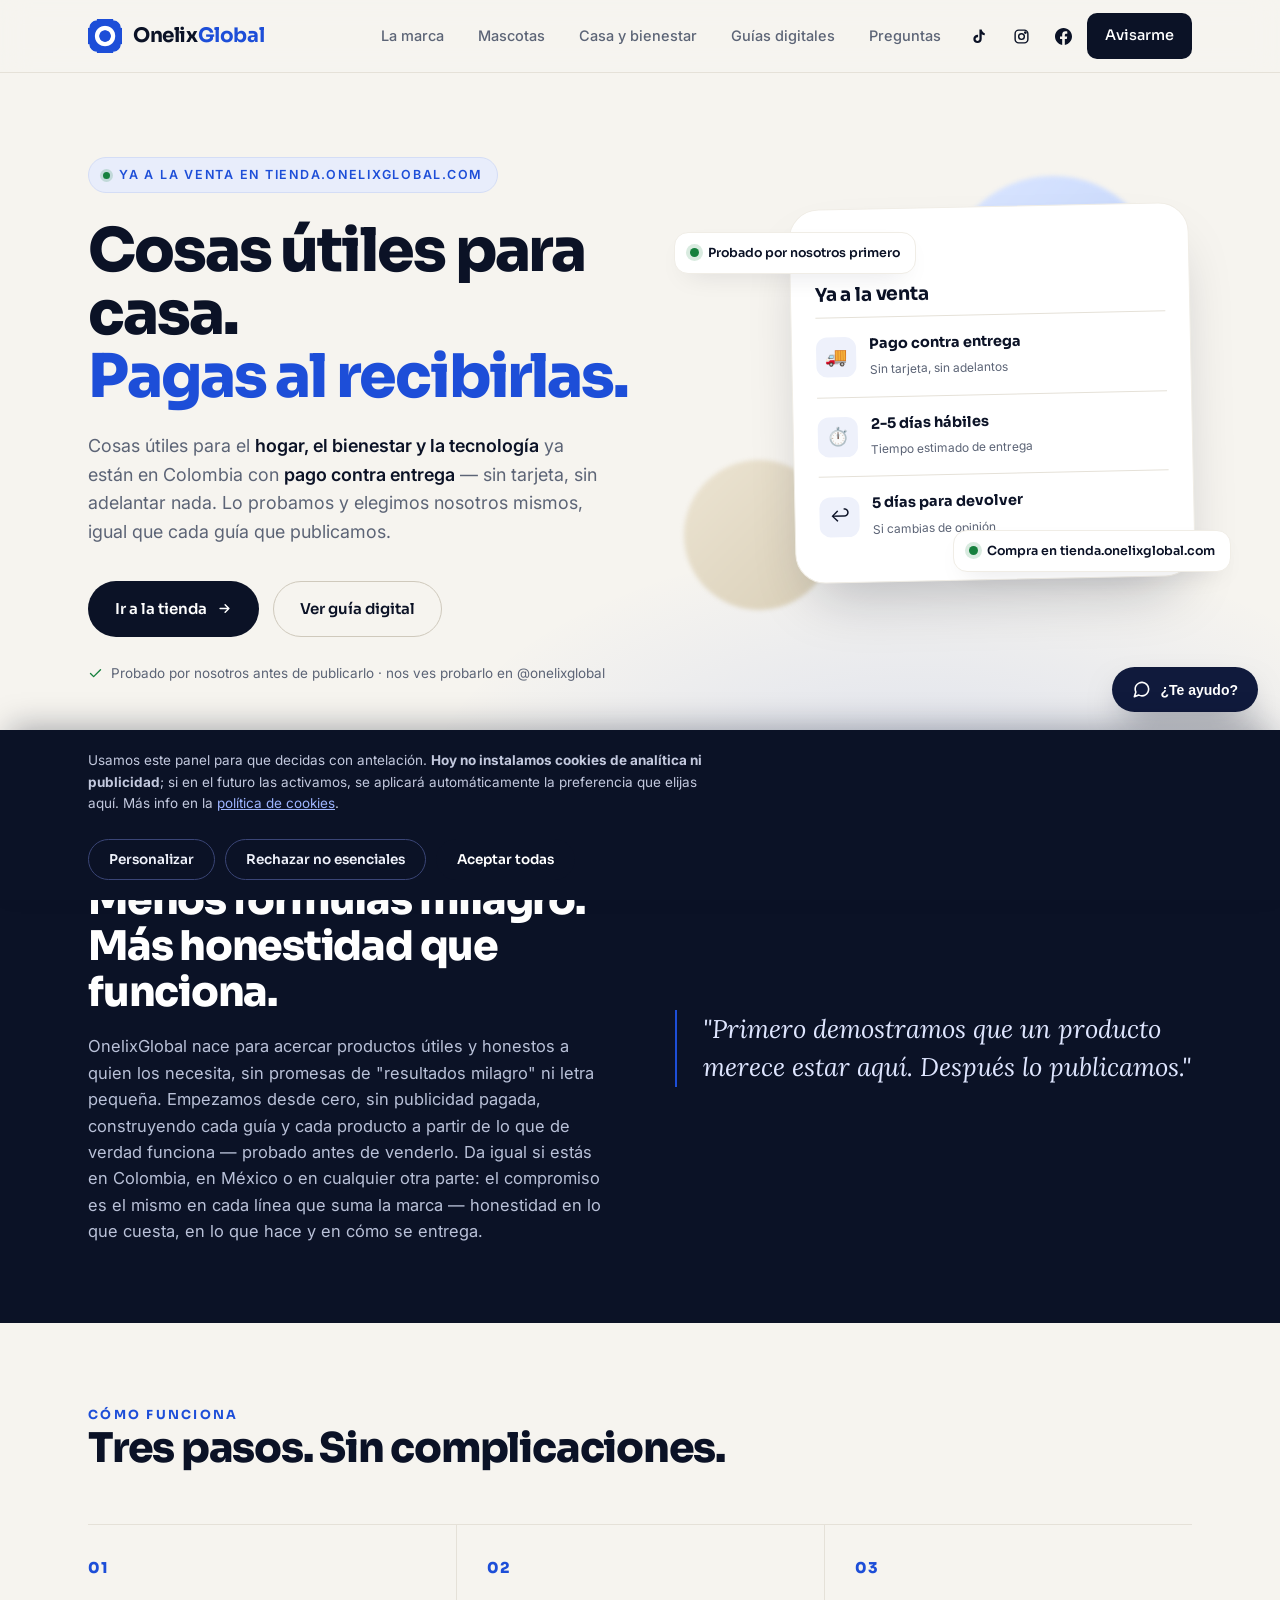
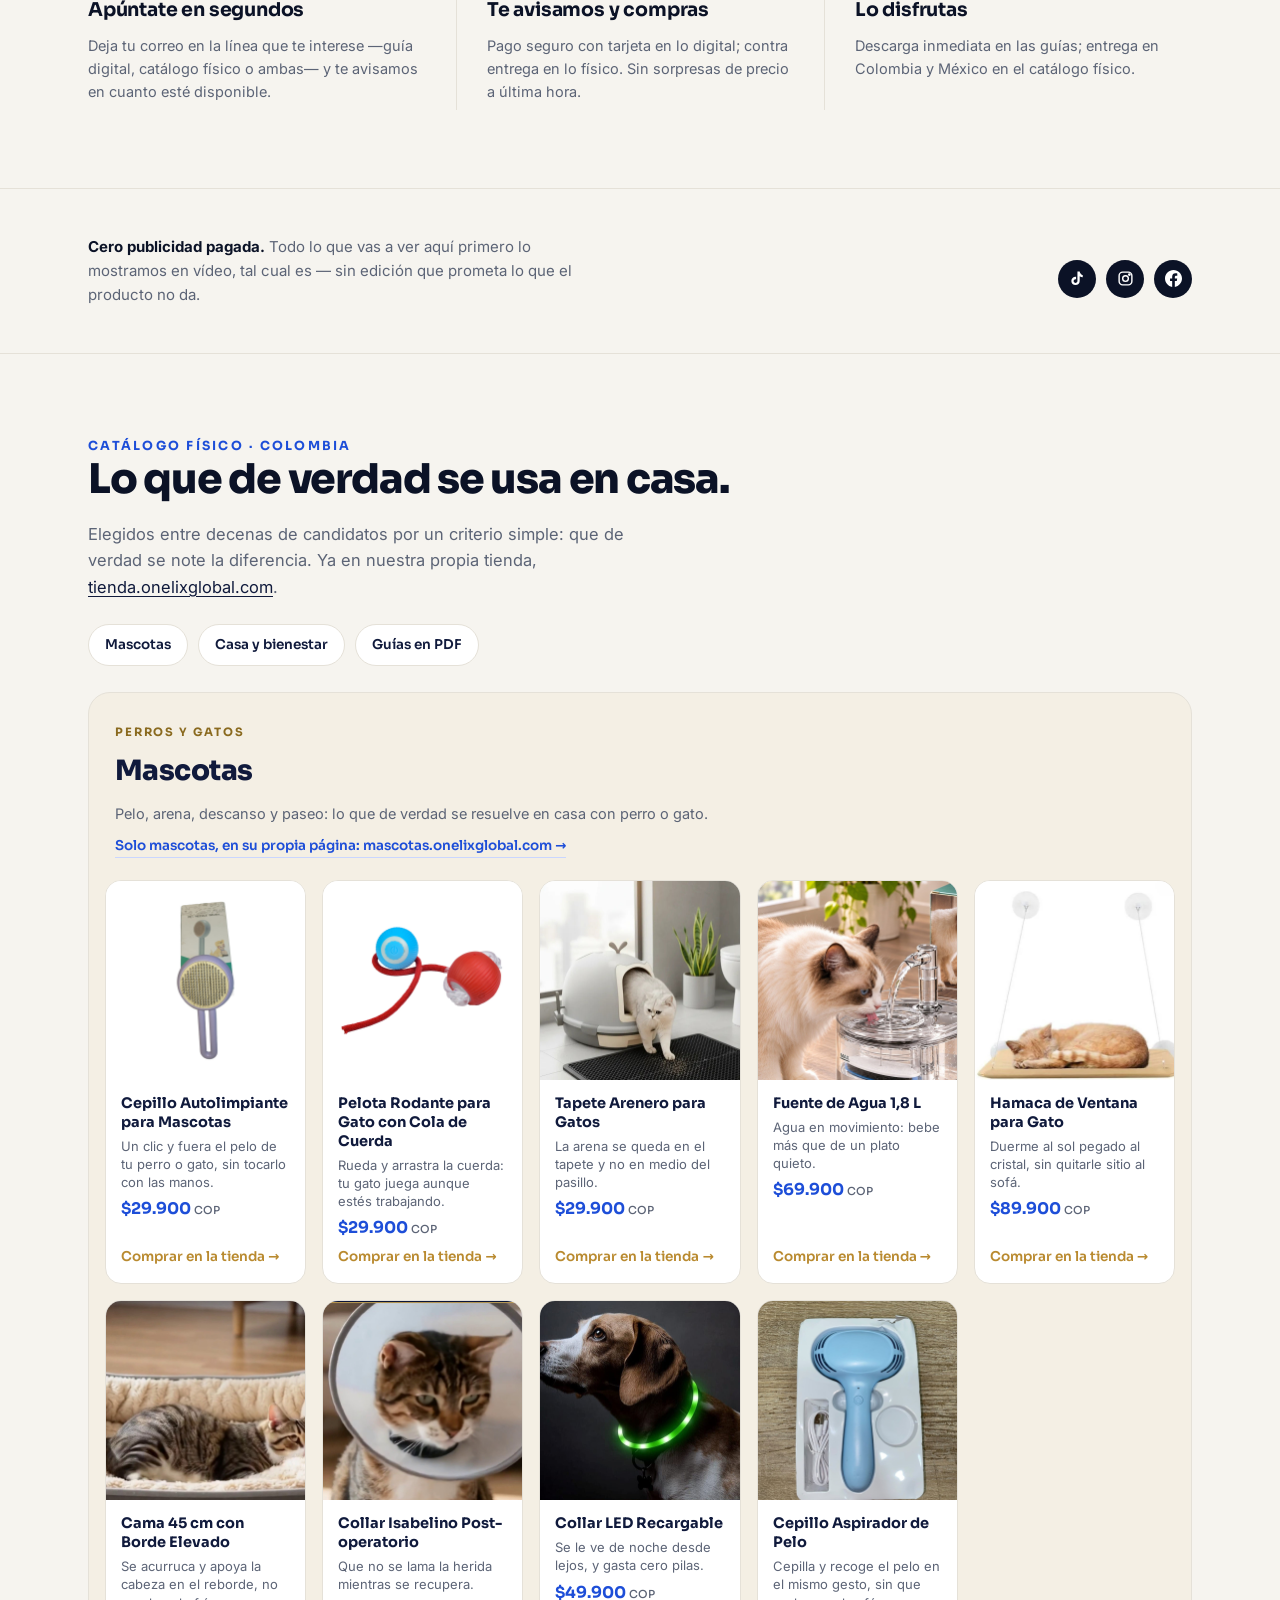
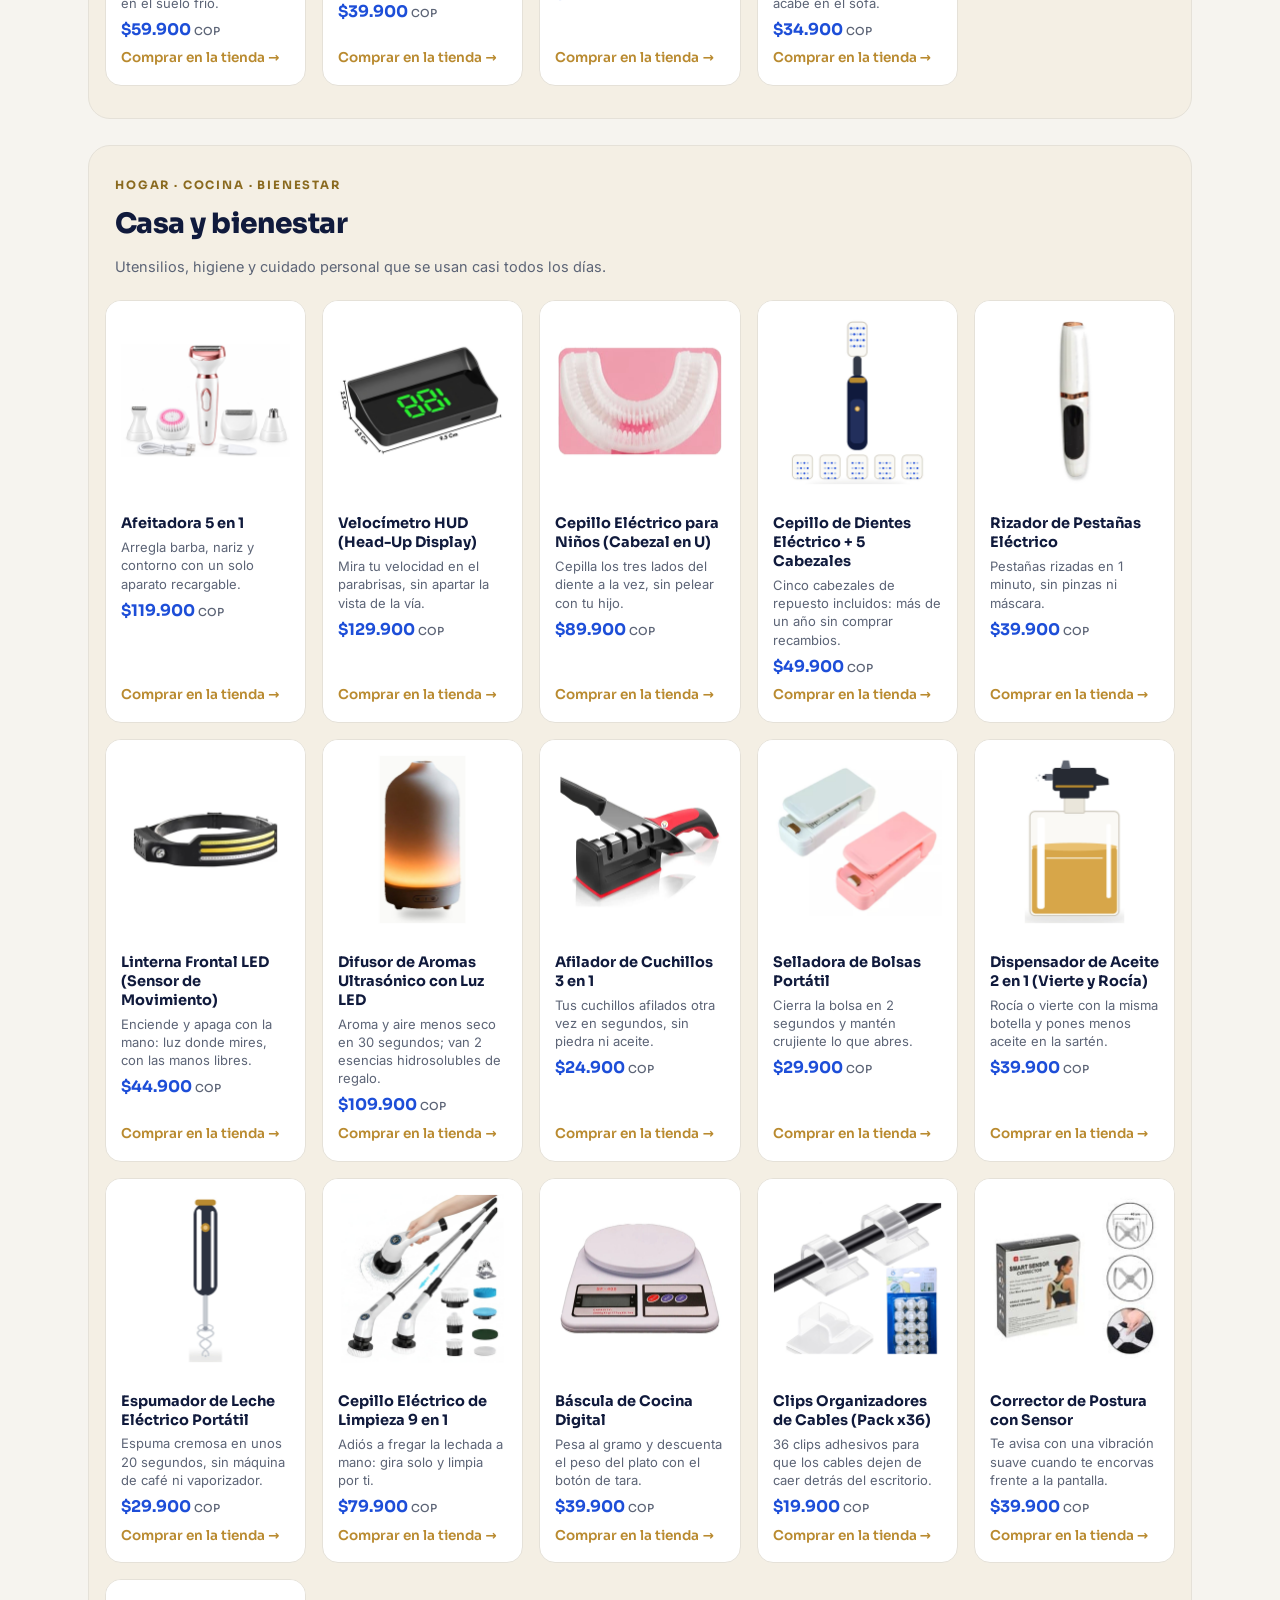
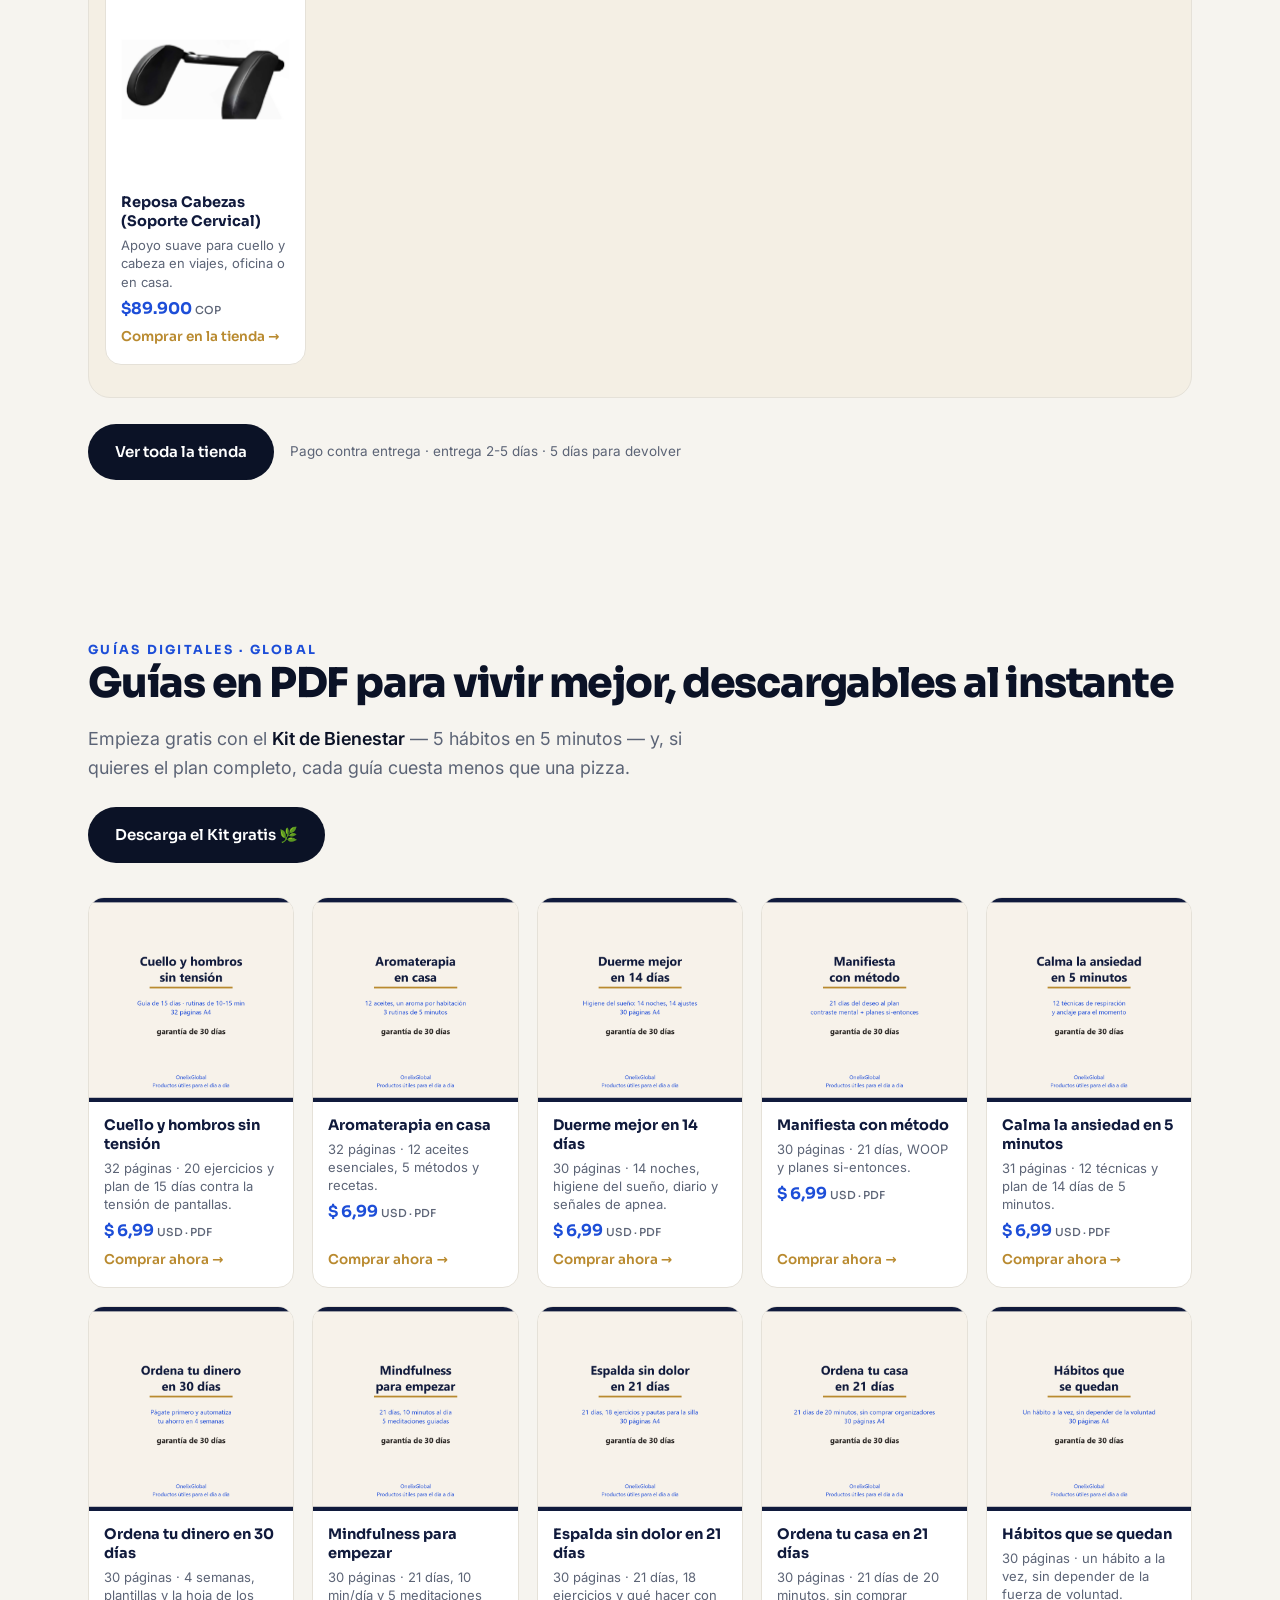
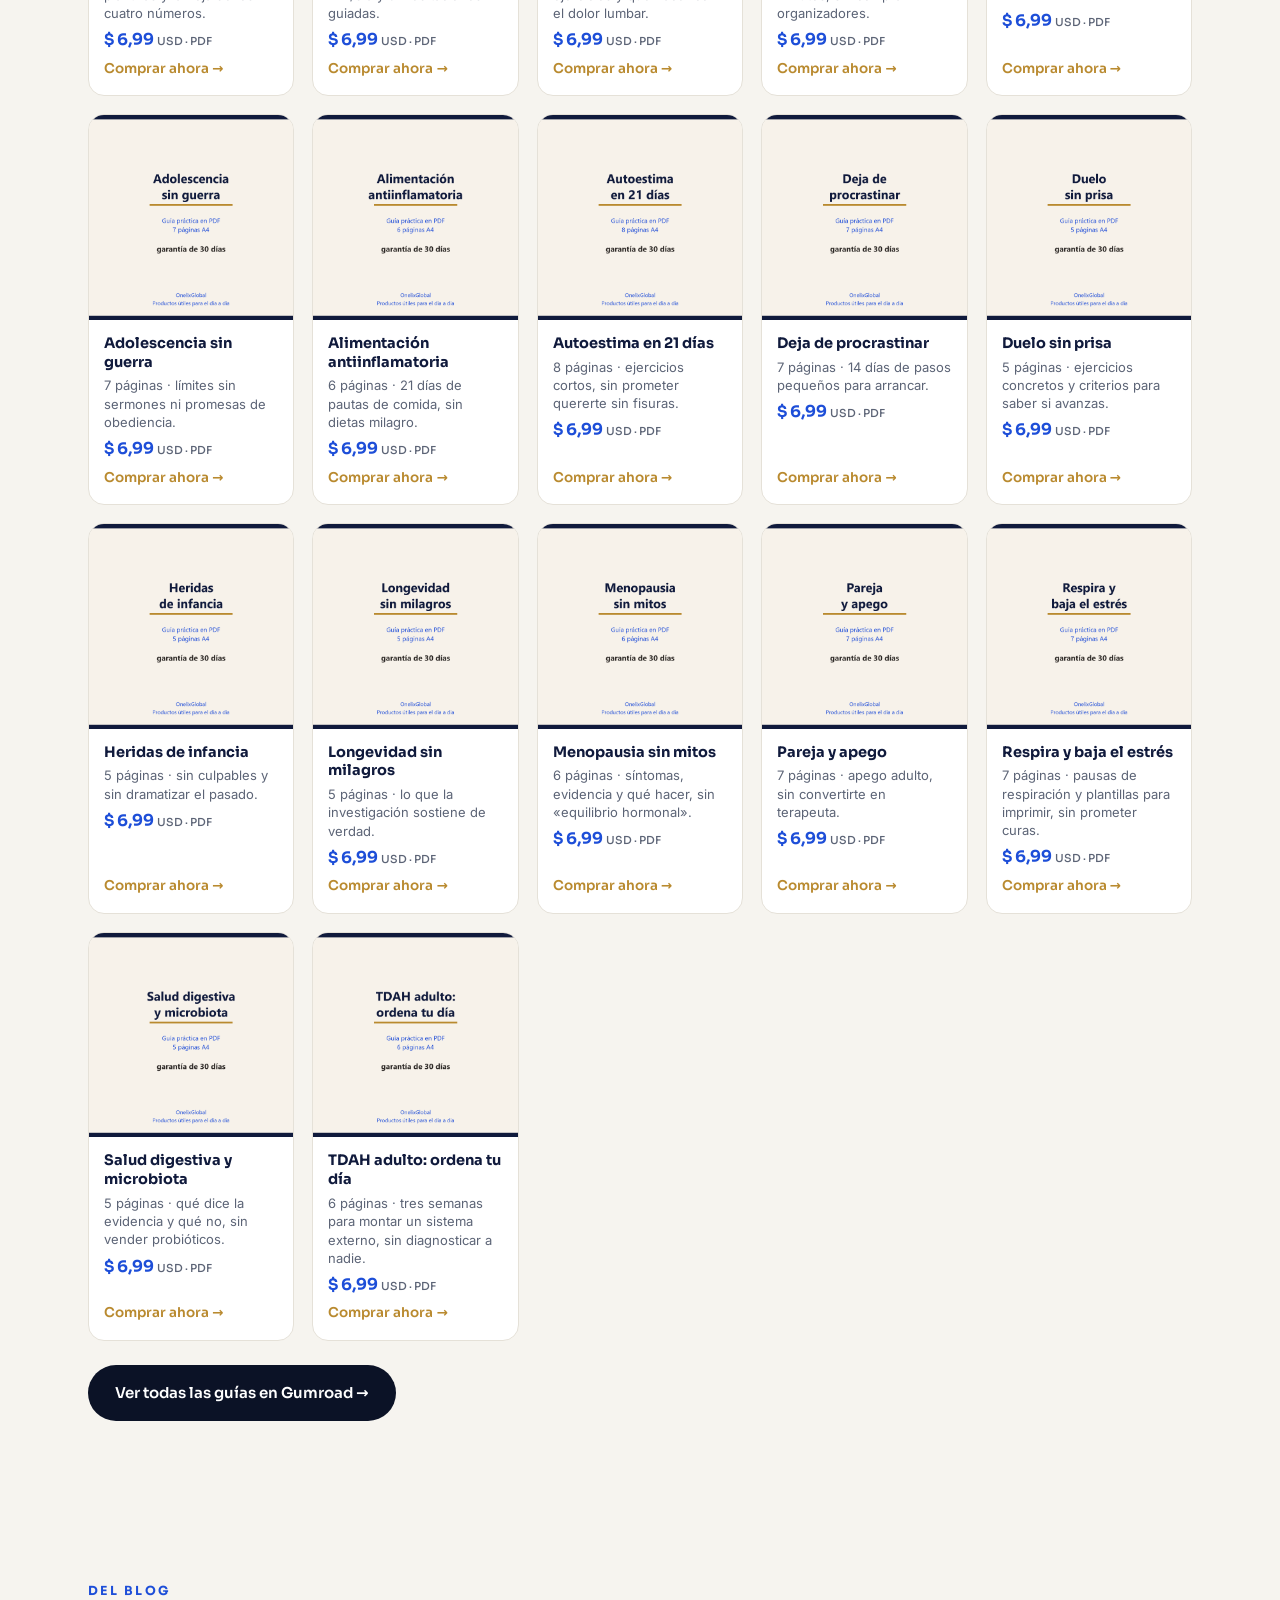
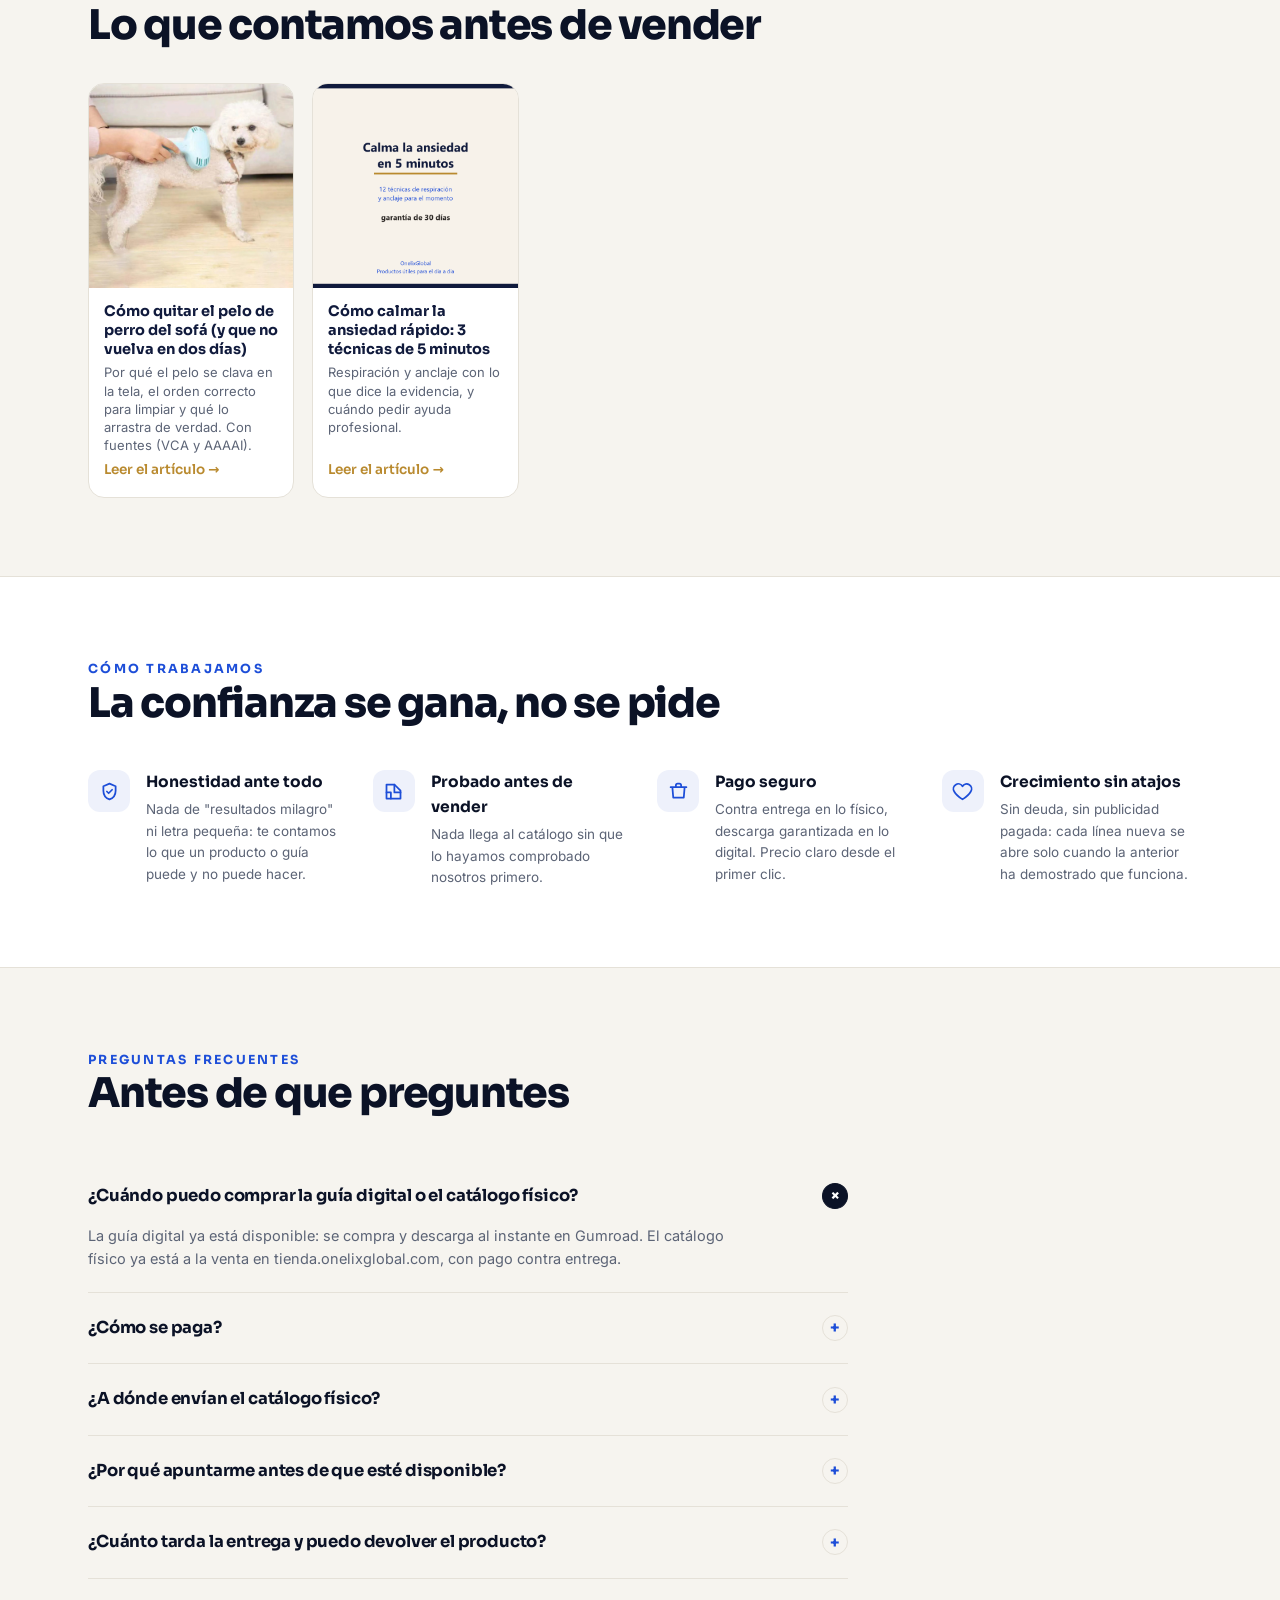
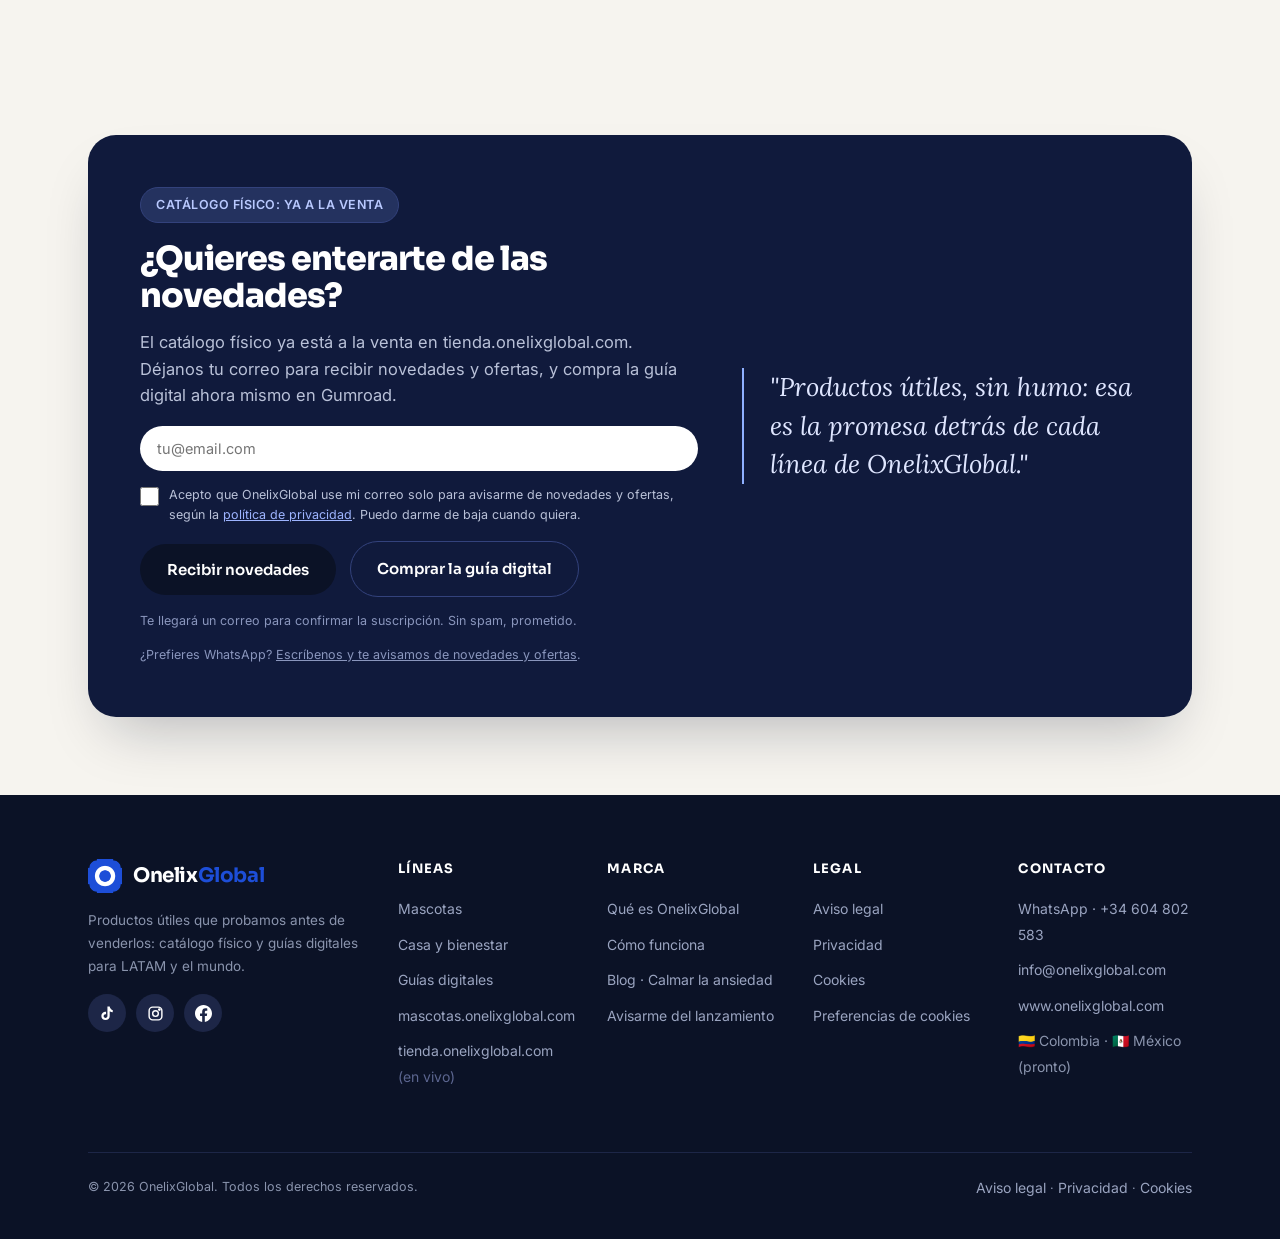
<file: index.html>
<!DOCTYPE html>
<html lang="es">
<head>
<meta charset="utf-8">
<meta name="viewport" content="width=device-width, initial-scale=1">
<title>Productos útiles para el hogar | Contra entrega Colombia</title>
<meta name="description" content="Productos útiles para el hogar, el bienestar y la tecnología, con pago contra entrega en Colombia y entrega en 2 a 5 días. Elige y paga al recibirlo.">
<meta name="robots" content="index, follow">
<meta name="msvalidate.01" content="245E6C8BAB363673A81456F559C4151F" />
<link rel="canonical" href="https://onelixglobal.com/">
<link rel="icon" href="logo-onelix.png" type="image/png">

<!-- Open Graph / redes sociales -->
<meta property="og:type" content="website">
<meta property="og:locale" content="es_CO">
<meta property="og:site_name" content="OnelixGlobal">
<meta property="og:url" content="https://onelixglobal.com/">
<meta property="og:title" content="OnelixGlobal | Productos útiles para el día a día">
<meta property="og:description" content="Productos útiles para el día a día con pago contra entrega en Colombia, y guías digitales, probados antes de venderlos.">
<meta property="og:image" content="https://onelixglobal.com/img/digital/cuello_hombros.png">
<meta name="twitter:card" content="summary_large_image">
<meta name="twitter:title" content="OnelixGlobal | Productos útiles para el día a día">
<meta name="twitter:description" content="Productos útiles para el día a día con pago contra entrega en Colombia, y guías digitales, probados antes de venderlos.">
<meta name="twitter:image" content="https://onelixglobal.com/img/digital/cuello_hombros.png">

<link rel="preconnect" href="https://fonts.googleapis.com">
<link rel="preconnect" href="https://fonts.gstatic.com" crossorigin>
<link href="https://fonts.googleapis.com/css2?family=Sora:wght@400;600;700;800&family=Inter:wght@400;500;600&family=Lora:ital@1&display=swap" rel="stylesheet">

<script type="application/ld+json">
{
  "@context": "https://schema.org",
  "@type": "Organization",
  "name": "OnelixGlobal",
  "url": "https://onelixglobal.com/",
  "logo": "https://onelixglobal.com/logo-onelix.png",
  "email": "info@onelixglobal.com",
  "sameAs": ["https://onelixglobal.gumroad.com"]
}
</script>
<script type="application/ld+json">
{
  "@context": "https://schema.org",
  "@type": "Product",
  "name": "Cuello y hombros sin tensión — Guía de 15 días (PDF)",
  "description": "Guía digital de 15 días con rutinas de 10-15 minutos para aliviar el dolor de cuello y hombros por horas de pantalla, ergonomía práctica y micro-hábitos. Incluye bono de rutina exprés de 5 minutos.",
  "image": "https://onelixglobal.com/img/digital/cuello_hombros.png",
  "brand": { "@type": "Brand", "name": "OnelixGlobal" },
  "offers": {
    "@type": "Offer",
    "url": "https://onelixglobal.gumroad.com/l/cuello-hombros-sin-tension",
    "priceCurrency": "USD",
    "price": "6.99",
    "availability": "https://schema.org/InStock",
    "hasMerchantReturnPolicy": {
      "@type": "MerchantReturnPolicy",
      "applicableCountry": "ES",
      "returnPolicyCategory": "https://schema.org/MerchantReturnFiniteReturnWindow",
      "merchantReturnDays": 30,
      "returnMethod": "https://schema.org/ReturnByMail",
      "returnFees": "https://schema.org/ReturnFeesFreeReturn"
    },
    "shippingDetails": {
      "@type": "OfferShippingDetails",
      "shippingRate": { "@type": "MonetaryAmount", "value": 0, "currency": "USD" },
      "deliveryTime": {
        "@type": "ShippingDeliveryTime",
        "transitTime": { "@type": "QuantitativeValue", "minValue": 0, "maxValue": 0, "unitCode": "DAY" }
      }
    }
  }
}
</script>
<script type="application/ld+json">
{
  "@context": "https://schema.org",
  "@type": "FAQPage",
  "mainEntity": [
    {
      "@type": "Question",
      "name": "¿Cuándo puedo comprar la guía digital o el catálogo físico?",
      "acceptedAnswer": { "@type": "Answer", "text": "La guía digital ya está disponible: se compra y descarga al instante en Gumroad. El catálogo físico ya está a la venta en tienda.onelixglobal.com, con pago contra entrega." }
    },
    {
      "@type": "Question",
      "name": "¿Cómo se paga?",
      "acceptedAnswer": { "@type": "Answer", "text": "Las guías digitales se pagan con tarjeta y se descargan al instante. El catálogo físico se paga contra entrega en Colombia (México próximamente), sin adelantar dinero." }
    },
    {
      "@type": "Question",
      "name": "¿A dónde envían el catálogo físico?",
      "acceptedAnswer": { "@type": "Answer", "text": "De momento a Colombia, con México como siguiente mercado. Las guías digitales se venden a cualquier país." }
    },
    {
      "@type": "Question",
      "name": "¿Por qué apuntarme antes de que esté disponible?",
      "acceptedAnswer": { "@type": "Answer", "text": "Para ser de los primeros en poder comprar y recibir el aviso exacto del lanzamiento, sin tener que estar revisando la web cada semana. Sin spam, solo avisos de OnelixGlobal." }
    },
    {
      "@type": "Question",
      "name": "¿Cuánto tarda la entrega y puedo devolver el producto?",
      "acceptedAnswer": { "@type": "Answer", "text": "La entrega estimada en Colombia es de 2 a 5 días hábiles. Si cambias de opinión, tienes 5 días hábiles desde la entrega para devolverlo sin dar explicaciones, según la Ley 1480 de 2011 (Estatuto del Consumidor)." }
    }
  ]
}
</script>
<link rel="stylesheet" href="styles.css?v=20261125">
<script data-goatcounter="https://onelixglobal.goatcounter.com/count" data-goatcounter-path="/" async src="//gc.zgo.at/count.js"></script>
<script type="application/ld+json">
{"@context":"https://schema.org","@type":"Organization","name":"OnelixGlobal","url":"https://onelixglobal.com/","email":"info@onelixglobal.com","description":"Productos útiles para el día a día. Pagas al recibirlos.","sameAs":["https://www.instagram.com/onelixglobal/","https://www.tiktok.com/@onelixglobaloficial","https://www.facebook.com/onelixglobal"]}
</script>
<script type="application/ld+json">
{"@context":"https://schema.org","@type":"WebSite","name":"OnelixGlobal","url":"https://onelixglobal.com/","potentialAction":{"@type":"SearchAction","target":"https://tienda.onelixglobal.com/search?q={search_term_string}","query-input":"required name=search_term_string"}}
</script>
<script type="text/javascript">
    (function(c,l,a,r,i,t,y){
        c[a]=c[a]||function(){(c[a].q=c[a].q||[]).push(arguments)};
        t=l.createElement(r);t.async=1;t.src="https://www.clarity.ms/tag/"+i;
        y=l.getElementsByTagName(r)[0];y.parentNode.insertBefore(t,y);
    })(window, document, "clarity", "script", "yv4jk5zzgr");
</script>
</head>
<body>
<noscript><style>.reveal{opacity:1!important;transform:none!important}</style></noscript>

<header>
  <div class="wrap nav">
    <a class="brand" href="#inicio"><img src="logo-onelix.png" alt=""><span>Onelix<em>Global</em></span></a>
    <nav class="nav-links">
      <a href="#marca">La marca</a>
      
      <a href="#mascotas">Mascotas</a>
      <a href="#casa">Casa y bienestar</a>
      <a href="#digital">Guías digitales</a>
      
      <a href="#faq">Preguntas</a>
      <a class="nav-social" href="https://www.tiktok.com/@onelixglobaloficial" target="_blank" rel="noopener" aria-label="OnelixGlobal en TikTok"><svg viewBox="0 0 24 24" fill="currentColor"><path d="M16.6 5.2c-.9-.8-1.4-1.9-1.5-3.2h-3.2v13.6c0 1.5-1.2 2.7-2.7 2.7s-2.7-1.2-2.7-2.7 1.2-2.7 2.7-2.7c.3 0 .6 0 .8.1V9.6c-.3 0-.5-.1-.8-.1-3.2 0-5.9 2.6-5.9 5.9s2.6 5.9 5.9 5.9 5.9-2.6 5.9-5.9V8.7c1.2.9 2.7 1.4 4.3 1.4V6.9c-1 0-1.9-.3-2.8-1.7z"/></svg></a>
      <a class="nav-social" href="https://www.instagram.com/onelixglobal/" target="_blank" rel="noopener" aria-label="OnelixGlobal en Instagram"><svg viewBox="0 0 24 24" fill="none" stroke="currentColor" stroke-width="2"><rect x="3" y="3" width="18" height="18" rx="5"/><circle cx="12" cy="12" r="4"/><circle cx="17.5" cy="6.5" r="1"/></svg></a>
      <a class="nav-social" href="https://www.facebook.com/onelixglobal" target="_blank" rel="noopener" aria-label="OnelixGlobal en Facebook"><svg viewBox="0 0 24 24" fill="currentColor"><path d="M24 12.073c0-6.627-5.373-12-12-12s-12 5.373-12 12c0 5.99 4.388 10.954 10.125 11.854v-8.385H7.078v-3.47h3.047V9.43c0-3.007 1.792-4.669 4.533-4.669 1.312 0 2.686.235 2.686.235v2.953H15.83c-1.491 0-1.956.925-1.956 1.874v2.25h3.328l-.532 3.47h-2.796v8.385C19.612 23.027 24 18.062 24 12.073z"/></svg></a>
      <a class="nav-cta" href="#aviso">Avisarme</a>
    </nav>
  </div>
</header>

<!-- HERO: ahora lidera con el producto físico, que es el frente activo -->
<div class="hero" id="inicio">
  <div class="wrap hero-grid">
    <div>
      <span class="eyebrow"><span class="dot"></span>Ya a la venta en tienda.onelixglobal.com</span>
      <h1>Cosas útiles para casa.<span class="line2 accent">Pagas al recibirlas.</span></h1>
      <p class="lead">Cosas útiles para el <strong>hogar, el bienestar y la tecnología</strong> ya están en Colombia con <strong>pago contra entrega</strong> — sin tarjeta, sin adelantar nada. Lo probamos y elegimos nosotros mismos, igual que cada guía que publicamos.</p>
      <div class="hero-ctas">
        <a class="btn btn-solid" href="https://tienda.onelixglobal.com" target="_blank" rel="noopener">Ir a la tienda
          <svg width="15" height="15" viewBox="0 0 24 24" fill="none" stroke="currentColor" stroke-width="2.4" stroke-linecap="round" stroke-linejoin="round"><path d="M5 12h14M13 6l6 6-6 6"/></svg>
        </a>
        <a class="btn btn-ghost" href="#digital">Ver guía digital</a>
      </div>
      <p class="hero-note">
        <svg viewBox="0 0 24 24" fill="none" stroke-width="2.2" stroke-linecap="round" stroke-linejoin="round"><path d="M20 6L9 17l-5-5"/></svg>
        Probado por nosotros antes de publicarlo · nos ves probarlo en @onelixglobal
      </p>
    </div>

    <div class="stage">
      <div class="orb a"></div><div class="orb b"></div>
      <div class="pcard">
        <div class="pcard-tags"><span class="pill blue">Ya a la venta</span></div>
        <h3>Ya a la venta</h3>
        <div class="linea-mini">
          <span class="linea-mini-ic">🚚</span>
          <div><strong>Pago contra entrega</strong><span class="sub">Sin tarjeta, sin adelantos</span></div>
        </div>
        <div class="linea-mini">
          <span class="linea-mini-ic">⏱️</span>
          <div><strong>2-5 días hábiles</strong><span class="sub">Tiempo estimado de entrega</span></div>
        </div>
        <div class="linea-mini">
          <span class="linea-mini-ic">↩️</span>
          <div><strong>5 días para devolver</strong><span class="sub">Si cambias de opinión</span></div>
        </div>
      </div>
      <div class="float f1"><i></i>Probado por nosotros primero</div>
      <a class="float f2" href="https://tienda.onelixglobal.com" target="_blank" rel="noopener" style="color:inherit;text-decoration:none"><i></i>Compra en tienda.onelixglobal.com</a>
    </div>
  </div>
</div>

<!-- DECLARACIÓN: qué es y qué significa la marca -->
<section class="declaracion" id="marca">
  <div class="wrap">
    <div>
      <span class="kicker">Qué es OnelixGlobal</span>
      <h2>Menos fórmulas milagro. Más honestidad que funciona.</h2>
      <p class="bajada">OnelixGlobal nace para acercar productos útiles y honestos a quien los necesita, sin promesas de "resultados milagro" ni letra pequeña. Empezamos desde cero, sin publicidad pagada, construyendo cada guía y cada producto a partir de lo que de verdad funciona — probado antes de venderlo. Da igual si estás en Colombia, en México o en cualquier otra parte: el compromiso es el mismo en cada línea que suma la marca — honestidad en lo que cuesta, en lo que hace y en cómo se entrega.</p>
    </div>
    <p class="pull">"Primero demostramos que un producto merece estar aquí. Después lo publicamos."</p>
  </div>
</section>

<!-- CÓMO FUNCIONA -->
<section id="como-funciona">
  <div class="wrap">
    <span class="kicker">Cómo funciona</span>
    <h2>Tres pasos. Sin complicaciones.</h2>
    <div class="pasos">
      <div class="paso"><span class="num">01</span><h3>Apúntate en segundos</h3><p>Deja tu correo en la línea que te interese —guía digital, catálogo físico o ambas— y te avisamos en cuanto esté disponible.</p></div>
      <div class="paso"><span class="num">02</span><h3>Te avisamos y compras</h3><p>Pago seguro con tarjeta en lo digital; contra entrega en lo físico. Sin sorpresas de precio a última hora.</p></div>
      <div class="paso"><span class="num">03</span><h3>Lo disfrutas</h3><p>Descarga inmediata en las guías; entrega en Colombia y México en el catálogo físico.</p></div>
    </div>
  </div>
</section>

<!-- CONTENIDO REAL: enlaza con la estrategia de TikTok/IG orgánico, sin publicidad pagada -->
<section class="contenido">
  <div class="wrap">
    <p><strong>Cero publicidad pagada.</strong> Todo lo que vas a ver aquí primero lo mostramos en vídeo, tal cual es — sin edición que prometa lo que el producto no da.</p>
    <div class="social-row">
      <a href="https://www.tiktok.com/@onelixglobaloficial" target="_blank" rel="noopener" aria-label="OnelixGlobal en TikTok"><svg viewBox="0 0 24 24" fill="currentColor"><path d="M16.6 5.2c-.9-.8-1.4-1.9-1.5-3.2h-3.2v13.6c0 1.5-1.2 2.7-2.7 2.7s-2.7-1.2-2.7-2.7 1.2-2.7 2.7-2.7c.3 0 .6 0 .8.1V9.6c-.3 0-.5-.1-.8-.1-3.2 0-5.9 2.6-5.9 5.9s2.6 5.9 5.9 5.9 5.9-2.6 5.9-5.9V8.7c1.2.9 2.7 1.4 4.3 1.4V6.9c-1 0-1.9-.3-2.8-1.7z"/></svg></a>
      <a href="https://www.instagram.com/onelixglobal/" target="_blank" rel="noopener" aria-label="OnelixGlobal en Instagram"><svg viewBox="0 0 24 24" fill="none" stroke="currentColor" stroke-width="2"><rect x="3" y="3" width="18" height="18" rx="5"/><circle cx="12" cy="12" r="4"/><circle cx="17.5" cy="6.5" r="1"/></svg></a>
      <a href="https://www.facebook.com/onelixglobal" target="_blank" rel="noopener" aria-label="OnelixGlobal en Facebook"><svg viewBox="0 0 24 24" fill="currentColor"><path d="M24 12.073c0-6.627-5.373-12-12-12s-12 5.373-12 12c0 5.99 4.388 10.954 10.125 11.854v-8.385H7.078v-3.47h3.047V9.43c0-3.007 1.792-4.669 4.533-4.669 1.312 0 2.686.235 2.686.235v2.953H15.83c-1.491 0-1.956.925-1.956 1.874v2.25h3.328l-.532 3.47h-2.796v8.385C19.612 23.027 24 18.062 24 12.073z"/></svg></a>
    </div>
  </div>
</section>

<!-- CATÁLOGO FÍSICO: sección destacada, es el frente activo del negocio ahora -->
<section id="fisico">
  <div class="wrap">
    <span class="kicker">Catálogo físico · Colombia</span>
    <h2>Lo que de verdad se usa en casa.</h2>
    <p class="bajada">Elegidos entre decenas de candidatos por un criterio simple: que de verdad se note la diferencia. Ya en nuestra propia tienda, <a href="https://tienda.onelixglobal.com" target="_blank" rel="noopener" style="color:#101a3c;text-decoration:underline;text-underline-offset:3px">tienda.onelixglobal.com</a>.</p>

<nav class="lineas-nav" aria-label="Líneas del catálogo">
      <a href="#mascotas">Mascotas</a>
      <a href="#casa">Casa y bienestar</a>
      <a href="#digital">Guías en PDF</a>
    </nav>

    <div class="bloque bloque-panel bloque-mascotas" id="mascotas">
      <div class="bloque-head">
        <span class="bloque-kicker">Perros y gatos</span>
        <h3>Mascotas</h3>
        <p class="bloque-nota">Pelo, arena, descanso y paseo: lo que de verdad se resuelve en casa con perro o gato.</p>
        <a class="bloque-link" href="https://mascotas.onelixglobal.com/" target="_blank" rel="noopener">Solo mascotas, en su propia página: mascotas.onelixglobal.com →</a>
      </div>
      <div class="productos-grid">
<a class="producto-card" href="https://tienda.onelixglobal.com/productos/cepillo-mascotas-autolimpiante/" target="_blank" rel="noopener">
  <img src="img/productos/tarjeta_cepillo-mascotas-autolimpiante.jpg" alt="Cepillo Autolimpiante para Mascotas — $29.900 COP, pago contra entrega" width="800" height="800" loading="lazy">
  <div class="pc-body">
    <h3>Cepillo Autolimpiante para Mascotas</h3>
    <p class="pc-reclamo">Un clic y fuera el pelo de tu perro o gato, sin tocarlo con las manos.</p>
    <span class="pc-precio">$29.900 <small>COP</small></span>
    <span class="pc-cta">Comprar en la tienda →</span>
  </div>
</a>
<a class="producto-card" href="https://tienda.onelixglobal.com/productos/juguete-gato-interactivo/" target="_blank" rel="noopener">
  <img src="img/productos/tarjeta_juguete-gato-interactivo.jpg" alt="Pelota Rodante para Gato con Cola de Cuerda — $29.900 COP, pago contra entrega" width="800" height="800" loading="lazy">
  <div class="pc-body">
    <h3>Pelota Rodante para Gato con Cola de Cuerda</h3>
    <p class="pc-reclamo">Rueda y arrastra la cuerda: tu gato juega aunque estés trabajando.</p>
    <span class="pc-precio">$29.900 <small>COP</small></span>
    <span class="pc-cta">Comprar en la tienda →</span>
  </div>
</a>
<a class="producto-card" href="https://tienda.onelixglobal.com/productos/tapete-arenero-gato/" target="_blank" rel="noopener">
  <img src="img/productos/tarjeta_tapete-arenero-gato.jpg" alt="Tapete Arenero para Gatos — $29.900 COP, pago contra entrega" width="800" height="800" loading="lazy">
  <div class="pc-body">
    <h3>Tapete Arenero para Gatos</h3>
    <p class="pc-reclamo">La arena se queda en el tapete y no en medio del pasillo.</p>
    <span class="pc-precio">$29.900 <small>COP</small></span>
    <span class="pc-cta">Comprar en la tienda →</span>
  </div>
</a>
<a class="producto-card" href="https://tienda.onelixglobal.com/productos/fuente-agua-mascotas/" target="_blank" rel="noopener">
  <img src="img/productos/tarjeta_fuente-agua-mascotas.jpg" alt="Fuente de Agua 1,8 L — $69.900 COP, pago contra entrega" width="800" height="800" loading="lazy">
  <div class="pc-body">
    <h3>Fuente de Agua 1,8 L</h3>
    <p class="pc-reclamo">Agua en movimiento: bebe más que de un plato quieto.</p>
    <span class="pc-precio">$69.900 <small>COP</small></span>
    <span class="pc-cta">Comprar en la tienda →</span>
  </div>
</a>
<a class="producto-card" href="https://tienda.onelixglobal.com/productos/hamaca-gato-ventana/" target="_blank" rel="noopener">
  <img src="img/productos/tarjeta_hamaca-gato-ventana.jpg" alt="Hamaca de Ventana para Gato — $89.900 COP, pago contra entrega" width="800" height="800" loading="lazy">
  <div class="pc-body">
    <h3>Hamaca de Ventana para Gato</h3>
    <p class="pc-reclamo">Duerme al sol pegado al cristal, sin quitarle sitio al sofá.</p>
    <span class="pc-precio">$89.900 <small>COP</small></span>
    <span class="pc-cta">Comprar en la tienda →</span>
  </div>
</a>
<a class="producto-card" href="https://tienda.onelixglobal.com/productos/cama-antiestres-mascotas/" target="_blank" rel="noopener">
  <img src="img/productos/tarjeta_cama-antiestres-mascotas.jpg" alt="Cama 45 cm con Borde Elevado — $59.900 COP, pago contra entrega" width="800" height="800" loading="lazy">
  <div class="pc-body">
    <h3>Cama 45 cm con Borde Elevado</h3>
    <p class="pc-reclamo">Se acurruca y apoya la cabeza en el reborde, no en el suelo frío.</p>
    <span class="pc-precio">$59.900 <small>COP</small></span>
    <span class="pc-cta">Comprar en la tienda →</span>
  </div>
</a>
<a class="producto-card" href="https://tienda.onelixglobal.com/productos/collar-isabelino-postoperatorio/" target="_blank" rel="noopener">
  <img src="img/productos/tarjeta_collar-isabelino-postoperatorio.jpg" alt="Collar Isabelino Post-operatorio — $39.900 COP, pago contra entrega" width="800" height="800" loading="lazy">
  <div class="pc-body">
    <h3>Collar Isabelino Post-operatorio</h3>
    <p class="pc-reclamo">Que no se lama la herida mientras se recupera.</p>
    <span class="pc-precio">$39.900 <small>COP</small></span>
    <span class="pc-cta">Comprar en la tienda →</span>
  </div>
</a>
<a class="producto-card" href="https://tienda.onelixglobal.com/productos/collar-led-mascotas/" target="_blank" rel="noopener">
  <img src="img/productos/tarjeta_collar-led-mascotas.jpg" alt="Collar LED Recargable — $49.900 COP, pago contra entrega" width="800" height="800" loading="lazy">
  <div class="pc-body">
    <h3>Collar LED Recargable</h3>
    <p class="pc-reclamo">Se le ve de noche desde lejos, y gasta cero pilas.</p>
    <span class="pc-precio">$49.900 <small>COP</small></span>
    <span class="pc-cta">Comprar en la tienda →</span>
  </div>
</a>
<a class="producto-card" href="https://tienda.onelixglobal.com/productos/cepillo-aspirador-mascotas/" target="_blank" rel="noopener">
  <img src="img/productos/tarjeta_cepillo-aspirador-mascotas.jpg" alt="Cepillo Aspirador de Pelo — $34.900 COP, pago contra entrega" width="800" height="800" loading="lazy">
  <div class="pc-body">
    <h3>Cepillo Aspirador de Pelo</h3>
    <p class="pc-reclamo">Cepilla y recoge el pelo en el mismo gesto, sin que acabe en el sofá.</p>
    <span class="pc-precio">$34.900 <small>COP</small></span>
    <span class="pc-cta">Comprar en la tienda →</span>
  </div>
</a>
      </div>
    </div>

    <div class="bloque bloque-panel" id="casa">
      <div class="bloque-head">
        <span class="bloque-kicker">Hogar · cocina · bienestar</span>
        <h3>Casa y bienestar</h3>
        <p class="bloque-nota">Utensilios, higiene y cuidado personal que se usan casi todos los días.</p>
      </div>
      <div class="productos-grid">
<a class="producto-card" href="https://tienda.onelixglobal.com/productos/afeitadora-5-en-1/" target="_blank" rel="noopener">
  <img src="img/productos/tarjeta_afeitadora-5-en-1.jpg" alt="Afeitadora 5 en 1 — $119.900 COP, pago contra entrega" width="800" height="800" loading="lazy">
  <div class="pc-body">
    <h3>Afeitadora 5 en 1</h3>
    <p class="pc-reclamo">Arregla barba, nariz y contorno con un solo aparato recargable.</p>
    <span class="pc-precio">$119.900 <small>COP</small></span>
    <span class="pc-cta">Comprar en la tienda →</span>
  </div>
</a>
<a class="producto-card" href="https://tienda.onelixglobal.com/productos/velocimetro-hud/" target="_blank" rel="noopener">
  <img src="img/productos/tarjeta_velocimetro-hud.jpg" alt="Velocímetro HUD (Head-Up Display) — $129.900 COP, pago contra entrega" width="800" height="800" loading="lazy">
  <div class="pc-body">
    <h3>Velocímetro HUD (Head-Up Display)</h3>
    <p class="pc-reclamo">Mira tu velocidad en el parabrisas, sin apartar la vista de la vía.</p>
    <span class="pc-precio">$129.900 <small>COP</small></span>
    <span class="pc-cta">Comprar en la tienda →</span>
  </div>
</a>
<a class="producto-card" href="https://tienda.onelixglobal.com/productos/cepillo-electrico-infantil-u/" target="_blank" rel="noopener">
  <img src="img/productos/tarjeta_cepillo-electrico-infantil-u.jpg" alt="Cepillo Eléctrico para Niños (Cabezal en U) — $89.900 COP, pago contra entrega" width="800" height="800" loading="lazy">
  <div class="pc-body">
    <h3>Cepillo Eléctrico para Niños (Cabezal en U)</h3>
    <p class="pc-reclamo">Cepilla los tres lados del diente a la vez, sin pelear con tu hijo.</p>
    <span class="pc-precio">$89.900 <small>COP</small></span>
    <span class="pc-cta">Comprar en la tienda →</span>
  </div>
</a>
<a class="producto-card" href="https://tienda.onelixglobal.com/productos/cepillo-dientes-electrico/" target="_blank" rel="noopener">
  <img src="img/productos/tarjeta_cepillo-dientes-electrico.jpg" alt="Cepillo de Dientes Eléctrico + 5 Cabezales — $49.900 COP, pago contra entrega" width="800" height="800" loading="lazy">
  <div class="pc-body">
    <h3>Cepillo de Dientes Eléctrico + 5 Cabezales</h3>
    <p class="pc-reclamo">Cinco cabezales de repuesto incluidos: más de un año sin comprar recambios.</p>
    <span class="pc-precio">$49.900 <small>COP</small></span>
    <span class="pc-cta">Comprar en la tienda →</span>
  </div>
</a>
<a class="producto-card" href="https://tienda.onelixglobal.com/productos/rizador-pestanas-electrico/" target="_blank" rel="noopener">
  <img src="img/productos/tarjeta_rizador-pestanas-electrico.jpg" alt="Rizador de Pestañas Eléctrico — $39.900 COP, pago contra entrega" width="800" height="800" loading="lazy">
  <div class="pc-body">
    <h3>Rizador de Pestañas Eléctrico</h3>
    <p class="pc-reclamo">Pestañas rizadas en 1 minuto, sin pinzas ni máscara.</p>
    <span class="pc-precio">$39.900 <small>COP</small></span>
    <span class="pc-cta">Comprar en la tienda →</span>
  </div>
</a>
<a class="producto-card" href="https://tienda.onelixglobal.com/productos/linterna-frontal-led/" target="_blank" rel="noopener">
  <img src="img/productos/tarjeta_linterna-frontal-led.jpg" alt="Linterna Frontal LED (Sensor de Movimiento) — $44.900 COP, pago contra entrega" width="800" height="800" loading="lazy">
  <div class="pc-body">
    <h3>Linterna Frontal LED (Sensor de Movimiento)</h3>
    <p class="pc-reclamo">Enciende y apaga con la mano: luz donde mires, con las manos libres.</p>
    <span class="pc-precio">$44.900 <small>COP</small></span>
    <span class="pc-cta">Comprar en la tienda →</span>
  </div>
</a>
<a class="producto-card" href="https://tienda.onelixglobal.com/productos/difusor-aromas-ultrasonico/" target="_blank" rel="noopener">
  <img src="img/productos/tarjeta_difusor-aromas-ultrasonico.jpg" alt="Difusor de Aromas Ultrasónico con Luz LED — $109.900 COP, pago contra entrega" width="800" height="800" loading="lazy">
  <div class="pc-body">
    <h3>Difusor de Aromas Ultrasónico con Luz LED</h3>
    <p class="pc-reclamo">Aroma y aire menos seco en 30 segundos; van 2 esencias hidrosolubles de regalo.</p>
    <span class="pc-precio">$109.900 <small>COP</small></span>
    <span class="pc-cta">Comprar en la tienda →</span>
  </div>
</a>
<a class="producto-card" href="https://tienda.onelixglobal.com/productos/afilador-cuchillos-3-en-1/" target="_blank" rel="noopener">
  <img src="img/productos/tarjeta_afilador-cuchillos-3-en-1.jpg" alt="Afilador de Cuchillos 3 en 1 — $24.900 COP, pago contra entrega" width="800" height="800" loading="lazy">
  <div class="pc-body">
    <h3>Afilador de Cuchillos 3 en 1</h3>
    <p class="pc-reclamo">Tus cuchillos afilados otra vez en segundos, sin piedra ni aceite.</p>
    <span class="pc-precio">$24.900 <small>COP</small></span>
    <span class="pc-cta">Comprar en la tienda →</span>
  </div>
</a>
<a class="producto-card" href="https://tienda.onelixglobal.com/productos/selladora-bolsas-portatil/" target="_blank" rel="noopener">
  <img src="img/productos/tarjeta_selladora-bolsas-portatil.jpg" alt="Selladora de Bolsas Portátil — $29.900 COP, pago contra entrega" width="800" height="800" loading="lazy">
  <div class="pc-body">
    <h3>Selladora de Bolsas Portátil</h3>
    <p class="pc-reclamo">Cierra la bolsa en 2 segundos y mantén crujiente lo que abres.</p>
    <span class="pc-precio">$29.900 <small>COP</small></span>
    <span class="pc-cta">Comprar en la tienda →</span>
  </div>
</a>
<a class="producto-card" href="https://tienda.onelixglobal.com/productos/pulverizador-aceite-2-en-1/" target="_blank" rel="noopener">
  <img src="img/productos/tarjeta_pulverizador-aceite-2-en-1.jpg" alt="Dispensador de Aceite 2 en 1 (Vierte y Rocía) — $39.900 COP, pago contra entrega" width="800" height="800" loading="lazy">
  <div class="pc-body">
    <h3>Dispensador de Aceite 2 en 1 (Vierte y Rocía)</h3>
    <p class="pc-reclamo">Rocía o vierte con la misma botella y pones menos aceite en la sartén.</p>
    <span class="pc-precio">$39.900 <small>COP</small></span>
    <span class="pc-cta">Comprar en la tienda →</span>
  </div>
</a>
<a class="producto-card" href="https://tienda.onelixglobal.com/productos/espumador-leche-electrico/" target="_blank" rel="noopener">
  <img src="img/productos/tarjeta_espumador-leche-electrico.jpg" alt="Espumador de Leche Eléctrico Portátil — $29.900 COP, pago contra entrega" width="800" height="800" loading="lazy">
  <div class="pc-body">
    <h3>Espumador de Leche Eléctrico Portátil</h3>
    <p class="pc-reclamo">Espuma cremosa en unos 20 segundos, sin máquina de café ni vaporizador.</p>
    <span class="pc-precio">$29.900 <small>COP</small></span>
    <span class="pc-cta">Comprar en la tienda →</span>
  </div>
</a>
<a class="producto-card" href="https://tienda.onelixglobal.com/productos/cepillo-limpieza-9-en-1/" target="_blank" rel="noopener">
  <img src="img/productos/tarjeta_cepillo-limpieza-9-en-1.jpg" alt="Cepillo Eléctrico de Limpieza 9 en 1 — $79.900 COP, pago contra entrega" width="800" height="800" loading="lazy">
  <div class="pc-body">
    <h3>Cepillo Eléctrico de Limpieza 9 en 1</h3>
    <p class="pc-reclamo">Adiós a fregar la lechada a mano: gira solo y limpia por ti.</p>
    <span class="pc-precio">$79.900 <small>COP</small></span>
    <span class="pc-cta">Comprar en la tienda →</span>
  </div>
</a>
<a class="producto-card" href="https://tienda.onelixglobal.com/productos/bascula-cocina-digital/" target="_blank" rel="noopener">
  <img src="img/productos/tarjeta_bascula-cocina-digital.jpg" alt="Báscula de Cocina Digital — $39.900 COP, pago contra entrega" width="800" height="800" loading="lazy">
  <div class="pc-body">
    <h3>Báscula de Cocina Digital</h3>
    <p class="pc-reclamo">Pesa al gramo y descuenta el peso del plato con el botón de tara.</p>
    <span class="pc-precio">$39.900 <small>COP</small></span>
    <span class="pc-cta">Comprar en la tienda →</span>
  </div>
</a>
<a class="producto-card" href="https://tienda.onelixglobal.com/productos/clips-organizador-cables/" target="_blank" rel="noopener">
  <img src="img/productos/tarjeta_clips-organizador-cables.jpg" alt="Clips Organizadores de Cables (Pack x36) — $19.900 COP, pago contra entrega" width="800" height="800" loading="lazy">
  <div class="pc-body">
    <h3>Clips Organizadores de Cables (Pack x36)</h3>
    <p class="pc-reclamo">36 clips adhesivos para que los cables dejen de caer detrás del escritorio.</p>
    <span class="pc-precio">$19.900 <small>COP</small></span>
    <span class="pc-cta">Comprar en la tienda →</span>
  </div>
</a>
<a class="producto-card" href="https://tienda.onelixglobal.com/productos/corrector-postura-sensor/" target="_blank" rel="noopener">
  <img src="img/productos/tarjeta_corrector-postura-sensor.jpg" alt="Corrector de Postura con Sensor — $39.900 COP, pago contra entrega" width="800" height="800" loading="lazy">
  <div class="pc-body">
    <h3>Corrector de Postura con Sensor</h3>
    <p class="pc-reclamo">Te avisa con una vibración suave cuando te encorvas frente a la pantalla.</p>
    <span class="pc-precio">$39.900 <small>COP</small></span>
    <span class="pc-cta">Comprar en la tienda →</span>
  </div>
</a>
<a class="producto-card" href="https://tienda.onelixglobal.com/productos/reposa-cabezas-cervical/" target="_blank" rel="noopener">
  <img src="img/productos/tarjeta_reposa-cabezas-cervical.jpg" alt="Reposa Cabezas (Soporte Cervical) — $89.900 COP, pago contra entrega" width="800" height="800" loading="lazy">
  <div class="pc-body">
    <h3>Reposa Cabezas (Soporte Cervical)</h3>
    <p class="pc-reclamo">Apoyo suave para cuello y cabeza en viajes, oficina o en casa.</p>
    <span class="pc-precio">$89.900 <small>COP</small></span>
    <span class="pc-cta">Comprar en la tienda →</span>
  </div>
</a>
      </div>
    </div>

    <div class="ver-tienda">
      <a class="btn btn-solid" href="https://tienda.onelixglobal.com" target="_blank" rel="noopener">Ver toda la tienda</a>
      <span class="ver-tienda-note">Pago contra entrega · entrega 2-5 días · 5 días para devolver</span>
    </div>

  </div>
</section>

<!-- GUÍAS DIGITALES: tercera línea, descarga inmediata -->
<section id="digital">
  <div class="wrap">
    <span class="kicker">Guías digitales · Global</span>
    <h2>Guías en PDF para vivir mejor, descargables al instante</h2>
    <p class="lead" style="max-width:640px;margin:0 0 24px">Empieza gratis con el <strong>Kit de Bienestar</strong> — 5 hábitos en 5 minutos — y, si quieres el plan completo, cada guía cuesta menos que una pizza.</p>
    <div style="margin-bottom:28px">
      <a class="btn btn-solid" href="https://74a0-info.systeme.io/a38386b1" target="_blank" rel="noopener">Descarga el Kit gratis 🌿</a>
    </div>

    <div class="productos-grid">
      <a class="producto-card" href="https://onelixglobal.gumroad.com/l/cuello-hombros-sin-tension" target="_blank" rel="noopener">
        <img src="img/digital/cuello_hombros.png" alt="Portada de la guía Cuello y hombros sin tensión" loading="lazy">
        <div class="pc-body">
          <h3>Cuello y hombros sin tensión</h3>
          <p class="pc-reclamo">32 páginas · 20 ejercicios y plan de 15 días contra la tensión de pantallas.</p>
          <span class="pc-precio">$ 6,99 <small>USD · PDF</small></span>
          <span class="pc-cta">Comprar ahora →</span>
        </div>
      </a>
      <a class="producto-card" href="https://onelixglobal.gumroad.com/l/aromaterapia-en-casa" target="_blank" rel="noopener">
        <img src="img/digital/aromaterapia.png" alt="Carátula de la guía Aromaterapia en casa" loading="lazy">
        <div class="pc-body">
          <h3>Aromaterapia en casa</h3>
          <p class="pc-reclamo">32 páginas · 12 aceites esenciales, 5 métodos y recetas.</p>
          <span class="pc-precio">$ 6,99 <small>USD · PDF</small></span>
          <span class="pc-cta">Comprar ahora →</span>
        </div>
      </a>
      <a class="producto-card" href="https://onelixglobal.gumroad.com/l/duerme-mejor-14-dias" target="_blank" rel="noopener">
        <img src="img/digital/duerme_mejor.png" alt="Carátula de la guía Duerme mejor en 14 días" loading="lazy">
        <div class="pc-body">
          <h3>Duerme mejor en 14 días</h3>
          <p class="pc-reclamo">30 páginas · 14 noches, higiene del sueño, diario y señales de apnea.</p>
          <span class="pc-precio">$ 6,99 <small>USD · PDF</small></span>
          <span class="pc-cta">Comprar ahora →</span>
        </div>
      </a>
      <a class="producto-card" href="https://onelixglobal.gumroad.com/l/nqiprq" target="_blank" rel="noopener">
        <img src="img/digital/manifiesta_con_metodo.png" alt="Carátula de la guía Manifiesta con método" loading="lazy">
        <div class="pc-body">
          <h3>Manifiesta con método</h3>
          <p class="pc-reclamo">30 páginas · 21 días, WOOP y planes si-entonces.</p>
          <span class="pc-precio">$ 6,99 <small>USD · PDF</small></span>
          <span class="pc-cta">Comprar ahora →</span>
        </div>
      </a>
      <a class="producto-card" href="https://onelixglobal.gumroad.com/l/xbgjhy" target="_blank" rel="noopener">
        <img src="img/digital/calma_ansiedad_5_minutos.png" alt="Carátula de la guía Calma la ansiedad en 5 minutos" loading="lazy">
        <div class="pc-body">
          <h3>Calma la ansiedad en 5 minutos</h3>
          <p class="pc-reclamo">31 páginas · 12 técnicas y plan de 14 días de 5 minutos.</p>
          <span class="pc-precio">$ 6,99 <small>USD · PDF</small></span>
          <span class="pc-cta">Comprar ahora →</span>
        </div>
      </a>
      <a class="producto-card" href="https://onelixglobal.gumroad.com/l/gptqka" target="_blank" rel="noopener">
        <img src="img/digital/ordena_tu_dinero.png" alt="Carátula de la guía Ordena tu dinero en 30 días" loading="lazy">
        <div class="pc-body">
          <h3>Ordena tu dinero en 30 días</h3>
          <p class="pc-reclamo">30 páginas · 4 semanas, plantillas y la hoja de los cuatro números.</p>
          <span class="pc-precio">$ 6,99 <small>USD · PDF</small></span>
          <span class="pc-cta">Comprar ahora →</span>
        </div>
      </a>
      <a class="producto-card" href="https://onelixglobal.gumroad.com/l/pwageb" target="_blank" rel="noopener">
        <img src="img/digital/mindfulness_principiantes.png" alt="Carátula de la guía Mindfulness para empezar" loading="lazy">
        <div class="pc-body">
          <h3>Mindfulness para empezar</h3>
          <p class="pc-reclamo">30 páginas · 21 días, 10 min/día y 5 meditaciones guiadas.</p>
          <span class="pc-precio">$ 6,99 <small>USD · PDF</small></span>
          <span class="pc-cta">Comprar ahora →</span>
        </div>
      </a>
      <a class="producto-card" href="https://onelixglobal.gumroad.com/l/espalda-sin-dolor-21-dias" target="_blank" rel="noopener">
        <img src="img/digital/espalda_postura.png" alt="Carátula de la guía Espalda sin dolor en 21 días" loading="lazy">
        <div class="pc-body">
          <h3>Espalda sin dolor en 21 días</h3>
          <p class="pc-reclamo">30 páginas · 21 días, 18 ejercicios y qué hacer con el dolor lumbar.</p>
          <span class="pc-precio">$ 6,99 <small>USD · PDF</small></span>
          <span class="pc-cta">Comprar ahora →</span>
        </div>
      </a>
      <a class="producto-card" href="https://onelixglobal.gumroad.com/l/ordena-tu-casa-21-dias" target="_blank" rel="noopener">
        <img src="img/digital/orden_en_casa.png" alt="Carátula de la guía Ordena tu casa en 21 días" loading="lazy">
        <div class="pc-body">
          <h3>Ordena tu casa en 21 días</h3>
          <p class="pc-reclamo">30 páginas · 21 días de 20 minutos, sin comprar organizadores.</p>
          <span class="pc-precio">$ 6,99 <small>USD · PDF</small></span>
          <span class="pc-cta">Comprar ahora →</span>
        </div>
      </a>
      <a class="producto-card" href="https://onelixglobal.gumroad.com/l/habitos-que-se-quedan" target="_blank" rel="noopener">
        <img src="img/digital/habitos.png" alt="Carátula de la guía Hábitos que se quedan" loading="lazy">
        <div class="pc-body">
          <h3>Hábitos que se quedan</h3>
          <p class="pc-reclamo">30 páginas · un hábito a la vez, sin depender de la fuerza de voluntad.</p>
          <span class="pc-precio">$ 6,99 <small>USD · PDF</small></span>
          <span class="pc-cta">Comprar ahora →</span>
        </div>
      </a>
      <!-- lote 24-nov-2026: 9 guías cortas de bienestar (publicadas en Gumroad y verificadas) -->
      <a class="producto-card" href="https://onelixglobal.gumroad.com/l/schymy" target="_blank" rel="noopener">
        <img src="img/digital/adolescencia_crianza.png" alt="Carátula de la guía Adolescencia sin guerra" loading="lazy">
        <div class="pc-body">
          <h3>Adolescencia sin guerra</h3>
          <p class="pc-reclamo">7 páginas · límites sin sermones ni promesas de obediencia.</p>
          <span class="pc-precio">$ 6,99 <small>USD · PDF</small></span>
          <span class="pc-cta">Comprar ahora →</span>
        </div>
      </a>
      <a class="producto-card" href="https://onelixglobal.gumroad.com/l/xwdhqy" target="_blank" rel="noopener">
        <img src="img/digital/alimentacion_antiinflamatoria.png" alt="Carátula de la guía Alimentación antiinflamatoria en 21 días" loading="lazy">
        <div class="pc-body">
          <h3>Alimentación antiinflamatoria</h3>
          <p class="pc-reclamo">6 páginas · 21 días de pautas de comida, sin dietas milagro.</p>
          <span class="pc-precio">$ 6,99 <small>USD · PDF</small></span>
          <span class="pc-cta">Comprar ahora →</span>
        </div>
      </a>
      <a class="producto-card" href="https://onelixglobal.gumroad.com/l/djvxf" target="_blank" rel="noopener">
        <img src="img/digital/autoestima_confianza.png" alt="Carátula de la guía Autoestima en 21 días" loading="lazy">
        <div class="pc-body">
          <h3>Autoestima en 21 días</h3>
          <p class="pc-reclamo">8 páginas · ejercicios cortos, sin prometer quererte sin fisuras.</p>
          <span class="pc-precio">$ 6,99 <small>USD · PDF</small></span>
          <span class="pc-cta">Comprar ahora →</span>
        </div>
      </a>
      <a class="producto-card" href="https://onelixglobal.gumroad.com/l/dvrja" target="_blank" rel="noopener">
        <img src="img/digital/dejar_de_procrastinar.png" alt="Carátula de la guía Deja de procrastinar en 14 días" loading="lazy">
        <div class="pc-body">
          <h3>Deja de procrastinar</h3>
          <p class="pc-reclamo">7 páginas · 14 días de pasos pequeños para arrancar.</p>
          <span class="pc-precio">$ 6,99 <small>USD · PDF</small></span>
          <span class="pc-cta">Comprar ahora →</span>
        </div>
      </a>
      <a class="producto-card" href="https://onelixglobal.gumroad.com/l/ryketw" target="_blank" rel="noopener">
        <img src="img/digital/duelo.png" alt="Carátula de la guía Duelo sin prisa" loading="lazy">
        <div class="pc-body">
          <h3>Duelo sin prisa</h3>
          <p class="pc-reclamo">5 páginas · ejercicios concretos y criterios para saber si avanzas.</p>
          <span class="pc-precio">$ 6,99 <small>USD · PDF</small></span>
          <span class="pc-cta">Comprar ahora →</span>
        </div>
      </a>
      <a class="producto-card" href="https://onelixglobal.gumroad.com/l/uwignz" target="_blank" rel="noopener">
        <img src="img/digital/heridas_infancia.png" alt="Carátula de la guía Heridas de infancia" loading="lazy">
        <div class="pc-body">
          <h3>Heridas de infancia</h3>
          <p class="pc-reclamo">5 páginas · sin culpables y sin dramatizar el pasado.</p>
          <span class="pc-precio">$ 6,99 <small>USD · PDF</small></span>
          <span class="pc-cta">Comprar ahora →</span>
        </div>
      </a>
      <a class="producto-card" href="https://onelixglobal.gumroad.com/l/ejlxsq" target="_blank" rel="noopener">
        <img src="img/digital/longevidad_ikigai.png" alt="Carátula de la guía Longevidad sin milagros" loading="lazy">
        <div class="pc-body">
          <h3>Longevidad sin milagros</h3>
          <p class="pc-reclamo">5 páginas · lo que la investigación sostiene de verdad.</p>
          <span class="pc-precio">$ 6,99 <small>USD · PDF</small></span>
          <span class="pc-cta">Comprar ahora →</span>
        </div>
      </a>
      <a class="producto-card" href="https://onelixglobal.gumroad.com/l/aivawn" target="_blank" rel="noopener">
        <img src="img/digital/menopausia_hormonal.png" alt="Carátula de la guía Menopausia sin mitos" loading="lazy">
        <div class="pc-body">
          <h3>Menopausia sin mitos</h3>
          <p class="pc-reclamo">6 páginas · síntomas, evidencia y qué hacer, sin «equilibrio hormonal».</p>
          <span class="pc-precio">$ 6,99 <small>USD · PDF</small></span>
          <span class="pc-cta">Comprar ahora →</span>
        </div>
      </a>
      <a class="producto-card" href="https://onelixglobal.gumroad.com/l/aoqhhz" target="_blank" rel="noopener">
        <img src="img/digital/pareja_apego.png" alt="Carátula de la guía Pareja y apego" loading="lazy">
        <div class="pc-body">
          <h3>Pareja y apego</h3>
          <p class="pc-reclamo">7 páginas · apego adulto, sin convertirte en terapeuta.</p>
          <span class="pc-precio">$ 6,99 <small>USD · PDF</small></span>
          <span class="pc-cta">Comprar ahora →</span>
        </div>
      </a>
      <a class="producto-card" href="https://onelixglobal.gumroad.com/l/ktxig" target="_blank" rel="noopener">
        <img src="img/digital/respiracion_estres.png" alt="Carátula de la guía Respira y baja el estrés" loading="lazy">
        <div class="pc-body">
          <h3>Respira y baja el estrés</h3>
          <p class="pc-reclamo">7 páginas · pausas de respiración y plantillas para imprimir, sin prometer curas.</p>
          <span class="pc-precio">$ 6,99 <small>USD · PDF</small></span>
          <span class="pc-cta">Comprar ahora →</span>
        </div>
      </a>
      <a class="producto-card" href="https://onelixglobal.gumroad.com/l/oshcd" target="_blank" rel="noopener">
        <img src="img/digital/salud_digestiva.png" alt="Carátula de la guía Salud digestiva y microbiota" loading="lazy">
        <div class="pc-body">
          <h3>Salud digestiva y microbiota</h3>
          <p class="pc-reclamo">5 páginas · qué dice la evidencia y qué no, sin vender probióticos.</p>
          <span class="pc-precio">$ 6,99 <small>USD · PDF</small></span>
          <span class="pc-cta">Comprar ahora →</span>
        </div>
      </a>
      <a class="producto-card" href="https://onelixglobal.gumroad.com/l/utzuv" target="_blank" rel="noopener">
        <img src="img/digital/tdah_adulto.png" alt="Carátula de la guía TDAH adulto: ordena tu día" loading="lazy">
        <div class="pc-body">
          <h3>TDAH adulto: ordena tu día</h3>
          <p class="pc-reclamo">6 páginas · tres semanas para montar un sistema externo, sin diagnosticar a nadie.</p>
          <span class="pc-precio">$ 6,99 <small>USD · PDF</small></span>
          <span class="pc-cta">Comprar ahora →</span>
        </div>
      </a>
    </div>
    <div style="margin-top:24px">
      <a class="btn btn-solid" href="https://onelixglobal.gumroad.com" target="_blank" rel="noopener">Ver todas las guías en Gumroad →</a>
    </div>
  </div>
</section>

<!-- BLOG: artículos con fuentes, sin promesas -->
<section>
  <div class="wrap">
    <span class="kicker">Del blog</span>
    <h2>Lo que contamos antes de vender</h2>
    <div class="productos-grid">
      <a class="producto-card" href="blog/como-quitar-el-pelo-de-perro-del-sofa.html">
        <img src="img/productos/cepillo_aspirador.jpg" alt="Cepillo aspirador de pelo para mascotas" width="1024" height="1024" loading="lazy">
        <div class="pc-body">
          <h3>Cómo quitar el pelo de perro del sofá (y que no vuelva en dos días)</h3>
          <p class="pc-reclamo">Por qué el pelo se clava en la tela, el orden correcto para limpiar y qué lo arrastra de verdad. Con fuentes (VCA y AAAAI).</p>
          <span class="pc-cta">Leer el artículo →</span>
        </div>
      </a>
      <a class="producto-card" href="blog/como-calmar-la-ansiedad.html">
        <img src="img/digital/calma_ansiedad_5_minutos.png" alt="Guía Calma la ansiedad en 5 minutos" width="1280" height="1280" loading="lazy">
        <div class="pc-body">
          <h3>Cómo calmar la ansiedad rápido: 3 técnicas de 5 minutos</h3>
          <p class="pc-reclamo">Respiración y anclaje con lo que dice la evidencia, y cuándo pedir ayuda profesional.</p>
          <span class="pc-cta">Leer el artículo →</span>
        </div>
      </a>
    </div>
  </div>
</section>

<!-- VALORES / CONFIANZA -->
<section class="confianza">
  <div class="wrap">
    <span class="kicker">Cómo trabajamos</span>
    <h2>La confianza se gana, no se pide</h2>
    <div class="grid">
      <div class="conf-item reveal">
        <span class="ic"><svg viewBox="0 0 24 24" fill="none" stroke="currentColor" stroke-width="2" stroke-linecap="round" stroke-linejoin="round"><path d="M12 3l7 3v5c0 4.5-3 8.5-7 10-4-1.5-7-5.5-7-10V6l7-3z"/><path d="M9 12l2 2 4-4"/></svg></span>
        <div><h4>Honestidad ante todo</h4><p>Nada de "resultados milagro" ni letra pequeña: te contamos lo que un producto o guía puede y no puede hacer.</p></div>
      </div>
      <div class="conf-item reveal">
        <span class="ic"><svg viewBox="0 0 24 24" fill="none" stroke="currentColor" stroke-width="2" stroke-linecap="round" stroke-linejoin="round"><path d="M4 4h9l7 7v9H4V4z"/><path d="M4 13h5v7M13 4v9h7"/></svg></span>
        <div><h4>Probado antes de vender</h4><p>Nada llega al catálogo sin que lo hayamos comprobado nosotros primero.</p></div>
      </div>
      <div class="conf-item reveal">
        <span class="ic"><svg viewBox="0 0 24 24" fill="none" stroke="currentColor" stroke-width="2" stroke-linecap="round" stroke-linejoin="round"><path d="M3 7h18M5 7l1 12h12l1-12M9 7V5a2 2 0 012-2h2a2 2 0 012 2v2"/></svg></span>
        <div><h4>Pago seguro</h4><p>Contra entrega en lo físico, descarga garantizada en lo digital. Precio claro desde el primer clic.</p></div>
      </div>
      <div class="conf-item reveal">
        <span class="ic"><svg viewBox="0 0 24 24" fill="none" stroke="currentColor" stroke-width="2" stroke-linecap="round" stroke-linejoin="round"><path d="M12 21s-7-4.5-9.5-9A5.5 5.5 0 0112 6a5.5 5.5 0 019.5 6c-2.5 4.5-9.5 9-9.5 9z"/></svg></span>
        <div><h4>Crecimiento sin atajos</h4><p>Sin deuda, sin publicidad pagada: cada línea nueva se abre solo cuando la anterior ha demostrado que funciona.</p></div>
      </div>
    </div>
  </div>
</section>

<!-- PREGUNTAS FRECUENTES -->
<section id="faq">
  <div class="wrap">
    <span class="kicker">Preguntas frecuentes</span>
    <h2>Antes de que preguntes</h2>
    <div class="faq">
      <details class="faq-item reveal" open>
        <summary>¿Cuándo puedo comprar la guía digital o el catálogo físico?<span class="plus">+</span></summary>
        <p>La guía digital ya está disponible: se compra y descarga al instante en Gumroad. El catálogo físico ya está a la venta en tienda.onelixglobal.com, con pago contra entrega.</p>
      </details>
      <details class="faq-item reveal">
        <summary>¿Cómo se paga?<span class="plus">+</span></summary>
        <p>Las guías digitales se pagan con tarjeta y se descargan al instante. El catálogo físico se paga contra entrega en Colombia (México próximamente), sin adelantar dinero.</p>
      </details>
      <details class="faq-item reveal">
        <summary>¿A dónde envían el catálogo físico?<span class="plus">+</span></summary>
        <p>De momento a Colombia, con México como siguiente mercado. Las guías digitales se venden a cualquier país.</p>
      </details>
      <details class="faq-item reveal">
        <summary>¿Por qué apuntarme antes de que esté disponible?<span class="plus">+</span></summary>
        <p>Para ser de los primeros en poder comprar y recibir el aviso exacto del lanzamiento, sin tener que estar revisando la web cada semana. Sin spam, solo avisos de OnelixGlobal.</p>
      </details>
      <details class="faq-item reveal">
        <summary>¿Cuánto tarda la entrega y puedo devolver el producto?<span class="plus">+</span></summary>
        <p>La entrega estimada en Colombia es de 2 a 5 días hábiles. Si cambias de opinión, tienes 5 días hábiles desde la entrega para devolverlo sin dar explicaciones, según la Ley 1480 de 2011 (Estatuto del Consumidor).</p>
      </details>
    </div>
  </div>
</section>

<!-- AVISO / LISTA DE ESPERA -->
<section id="aviso">
  <div class="wrap">
    <div class="aviso-catalogo">
      <div>
        <span class="badge-wait">Catálogo físico: ya a la venta</span>
        <h2 style="margin-top:18px">¿Quieres enterarte de las novedades?</h2>
        <p class="bajada">El catálogo físico ya está a la venta en tienda.onelixglobal.com. Déjanos tu correo para recibir novedades y ofertas, y compra la guía digital ahora mismo en Gumroad.</p>

        <form class="signup-form" action="https://f0f50502.sibforms.com/serve/[base64]" method="POST">
          <div class="signup-row">
            <input type="email" name="EMAIL" placeholder="tu@email.com" required aria-label="Tu correo electrónico">
          </div>
          <div class="signup-consent">
            <input type="checkbox" id="signup-consent-check" required>
            <label for="signup-consent-check">Acepto que OnelixGlobal use mi correo solo para avisarme de novedades y ofertas, según la <a href="privacidad.html">política de privacidad</a>. Puedo darme de baja cuando quiera.</label>
          </div>
          <div class="hero-ctas">
            <button type="submit" class="btn btn-solid">Recibir novedades</button>
            <a class="btn btn-ghost" style="color:#fff;border-color:#33427c" href="https://onelixglobal.gumroad.com/l/cuello-hombros-sin-tension" target="_blank" rel="noopener">Comprar la guía digital</a>
          </div>
          <input type="text" name="email_address_check" value="" style="display:none" tabindex="-1" autocomplete="off">
          <input type="hidden" name="locale" value="es">
        </form>
        <p class="hint-form">Te llegará un correo para confirmar la suscripción. Sin spam, prometido.</p>
        <p class="hint-form">¿Prefieres WhatsApp? <a href="https://wa.me/34604802583?text=Hola%2C%20quiero%20que%20me%20avis%C3%A9is%20de%20novedades%20y%20ofertas" target="_blank" rel="noopener">Escríbenos y te avisamos de novedades y ofertas</a>.</p>
        <div class="signup-ok" hidden tabindex="-1">
          <strong>¡Listo! Ya estás en la lista.</strong>
          Te avisaremos de novedades y ofertas por correo. Si quieres una respuesta antes, <a href="https://wa.me/34604802583?text=Hola%2C%20quiero%20que%20me%20avis%C3%A9is%20de%20novedades%20y%20ofertas" target="_blank" rel="noopener">escríbenos por WhatsApp</a>.
        </div>
      </div>
      <div class="pull" style="border-color:#8fb0ff;color:#dfe6ff">"Productos útiles, sin humo: esa es la promesa detrás de cada línea de OnelixGlobal."</div>
    </div>
  </div>
</section>

<!-- FOOTER -->
<footer>
  <div class="wrap">
    <div class="foot-grid">
      <div>
        <a class="brand" href="#inicio"><img src="logo-onelix.png" alt=""><span style="color:#fff">Onelix<em>Global</em></span></a>
        <p>Productos útiles que probamos antes de venderlos: catálogo físico y guías digitales para LATAM y el mundo.</p>
        <div class="social-row">
          <a href="https://www.tiktok.com/@onelixglobaloficial" target="_blank" rel="noopener" aria-label="OnelixGlobal en TikTok"><svg viewBox="0 0 24 24" fill="currentColor"><path d="M16.6 5.2c-.9-.8-1.4-1.9-1.5-3.2h-3.2v13.6c0 1.5-1.2 2.7-2.7 2.7s-2.7-1.2-2.7-2.7 1.2-2.7 2.7-2.7c.3 0 .6 0 .8.1V9.6c-.3 0-.5-.1-.8-.1-3.2 0-5.9 2.6-5.9 5.9s2.6 5.9 5.9 5.9 5.9-2.6 5.9-5.9V8.7c1.2.9 2.7 1.4 4.3 1.4V6.9c-1 0-1.9-.3-2.8-1.7z"/></svg></a>
          <a href="https://www.instagram.com/onelixglobal/" target="_blank" rel="noopener" aria-label="OnelixGlobal en Instagram"><svg viewBox="0 0 24 24" fill="none" stroke="currentColor" stroke-width="2"><rect x="3" y="3" width="18" height="18" rx="5"/><circle cx="12" cy="12" r="4"/><circle cx="17.5" cy="6.5" r="1"/></svg></a>
          <a href="https://www.facebook.com/onelixglobal" target="_blank" rel="noopener" aria-label="OnelixGlobal en Facebook"><svg viewBox="0 0 24 24" fill="currentColor"><path d="M24 12.073c0-6.627-5.373-12-12-12s-12 5.373-12 12c0 5.99 4.388 10.954 10.125 11.854v-8.385H7.078v-3.47h3.047V9.43c0-3.007 1.792-4.669 4.533-4.669 1.312 0 2.686.235 2.686.235v2.953H15.83c-1.491 0-1.956.925-1.956 1.874v2.25h3.328l-.532 3.47h-2.796v8.385C19.612 23.027 24 18.062 24 12.073z"/></svg></a>
        </div>
      </div>
      <div>
        <h5>Líneas</h5>
        <ul><li><a href="#mascotas">Mascotas</a></li><li><a href="#casa">Casa y bienestar</a></li><li><a href="#digital">Guías digitales</a></li><li><a href="https://mascotas.onelixglobal.com/" target="_blank" rel="noopener">mascotas.onelixglobal.com</a></li><li><a href="https://tienda.onelixglobal.com" target="_blank" rel="noopener" style="font-size:14px">tienda.onelixglobal.com</a> <em style="font-style:normal;color:#5c6690;font-size:14px">(en vivo)</em></li></ul>
      </div>
      <div>
        <h5>Marca</h5>
        <ul><li><a href="#marca">Qué es OnelixGlobal</a></li><li><a href="#como-funciona">Cómo funciona</a></li><li><a href="blog/como-calmar-la-ansiedad.html">Blog · Calmar la ansiedad</a></li><li><a href="#aviso">Avisarme del lanzamiento</a></li></ul>
      </div>
      <div>
        <h5>Legal</h5>
        <ul><li><a href="aviso-legal.html">Aviso legal</a></li><li><a href="privacidad.html">Privacidad</a></li><li><a href="cookies.html">Cookies</a></li><li><a href="#" id="cookie-reopen">Preferencias de cookies</a></li></ul>
      </div>
      <div>
        <h5>Contacto</h5>
        <ul><li><a href="https://wa.me/34604802583?text=Hola%2C%20quiero%20informaci%C3%B3n" target="_blank" rel="noopener">WhatsApp · +34 604 802 583</a></li><li><a href="mailto:info@onelixglobal.com">info@onelixglobal.com</a></li><li><a href="https://www.onelixglobal.com" target="_blank" rel="noopener">www.onelixglobal.com</a></li><li><span style="font-size:14px">🇨🇴 Colombia · 🇲🇽 México (pronto)</span></li></ul>
      </div>
    </div>
    <div class="foot-bottom">
      <span>© 2026 OnelixGlobal. Todos los derechos reservados.</span>
      <span><a href="aviso-legal.html">Aviso legal</a> · <a href="privacidad.html">Privacidad</a> · <a href="cookies.html">Cookies</a></span>
    </div>
  </div>
</footer>

<script>
(function () {
  var els = document.querySelectorAll('.reveal');
  if (!('IntersectionObserver' in window) || !els.length) { els.forEach(function (e) { e.classList.add('on'); }); return; }
  var io = new IntersectionObserver(function (entries) {
    entries.forEach(function (entry) {
      if (entry.isIntersecting) { entry.target.classList.add('on'); io.unobserve(entry.target); }
    });
  }, { threshold: 0.12 });
  els.forEach(function (e) { io.observe(e); });
  // red de seguridad: si algo falla o tarda, no se queda nada invisible
  setTimeout(function () { els.forEach(function (e) { e.classList.add('on'); }); }, 1500);
})();
</script>

<!-- BANNER Y MODAL DE COOKIES -->
<div id="cookie-banner" class="cookie-banner">
  <div class="cookie-banner-inner">
    <p>Usamos este panel para que decidas con antelación. <strong>Hoy no instalamos cookies de analítica ni publicidad</strong>; si en el futuro las activamos, se aplicará automáticamente la preferencia que elijas aquí. Más info en la <a href="cookies.html">política de cookies</a>.</p>
    <div class="cookie-banner-actions">
      <button type="button" id="cookie-customize" class="btn btn-ghost btn-sm">Personalizar</button>
      <button type="button" id="cookie-reject-all" class="btn btn-ghost btn-sm">Rechazar no esenciales</button>
      <button type="button" id="cookie-accept-all" class="btn btn-solid btn-sm">Aceptar todas</button>
    </div>
  </div>
</div>

<div id="cookie-modal" class="cookie-modal">
  <div class="cookie-modal-box">
    <h3>Preferencias de cookies</h3>
    <div class="cookie-cat">
      <div><strong>Necesarias</strong><p>Imprescindibles para que la web funcione. Siempre activas.</p></div>
      <input type="checkbox" checked disabled aria-label="Cookies necesarias, siempre activas">
    </div>
    <div class="cookie-cat">
      <div><strong>Analítica</strong><p>Nos ayudarían a entender cómo se usa la web. No activas todavía.</p></div>
      <input type="checkbox" id="cookie-toggle-analytics" aria-label="Permitir cookies de analítica">
    </div>
    <div class="cookie-cat">
      <div><strong>Marketing</strong><p>Medición de campañas (TikTok/Meta). No activas todavía.</p></div>
      <input type="checkbox" id="cookie-toggle-marketing" aria-label="Permitir cookies de marketing">
    </div>
    <div class="cookie-modal-actions">
      <button type="button" id="cookie-reject-all-modal" class="btn btn-ghost btn-sm">Rechazar no esenciales</button>
      <button type="button" id="cookie-save-prefs" class="btn btn-solid btn-sm">Guardar preferencias</button>
    </div>
  </div>
</div>

<!-- Botón flotante de WhatsApp -->
<a class="wa-float" href="https://wa.me/34604802583?text=Hola%2C%20quiero%20informaci%C3%B3n" target="_blank" rel="noopener" aria-label="Escríbenos por WhatsApp">
  <svg viewBox="0 0 24 24" fill="none" stroke="currentColor" stroke-width="2" stroke-linecap="round" stroke-linejoin="round" aria-hidden="true"><path d="M21 11.5a8.38 8.38 0 0 1-.9 3.8 8.5 8.5 0 0 1-7.6 4.7 8.38 8.38 0 0 1-3.8-.9L3 21l1.9-5.7a8.38 8.38 0 0 1-.9-3.8 8.5 8.5 0 0 1 4.7-7.6 8.38 8.38 0 0 1 3.8-.9h.5a8.48 8.48 0 0 1 8 8v.5z"/></svg>
  <span>WhatsApp</span>
</a>

<script src="signup.js"></script>
<script src="asistente.js"></script>
<script src="consent.js"></script>

</body>
</html>
</file>
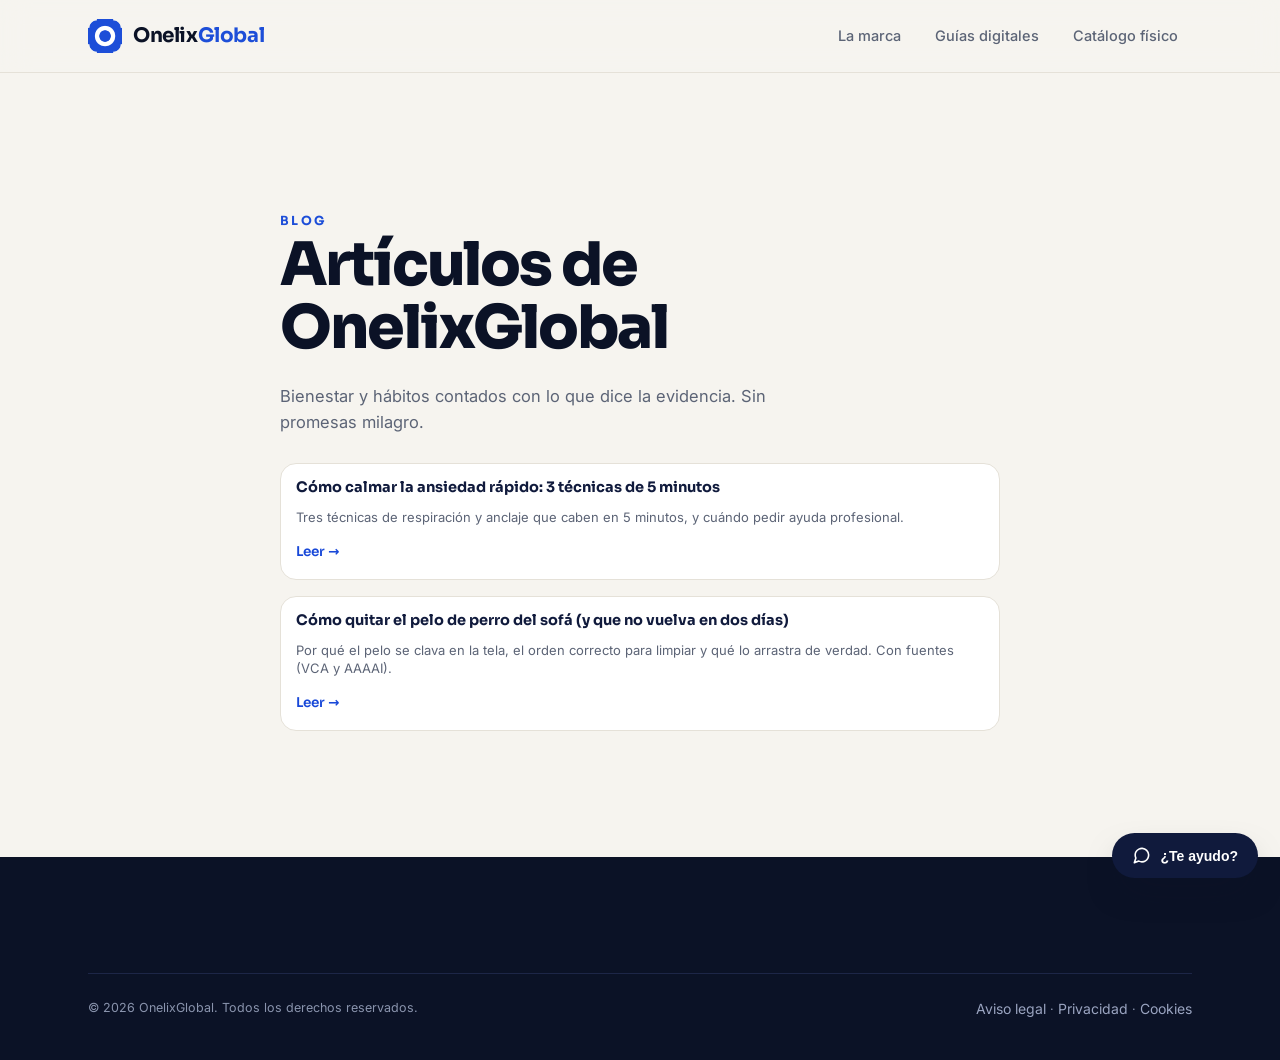
<file: blog/index.html>
<!DOCTYPE html>
<html lang="es">
<head>
<meta charset="utf-8">
<meta name="viewport" content="width=device-width, initial-scale=1">
<title>Blog · OnelixGlobal</title>
<meta name="description" content="Artículos de bienestar y hábitos de OnelixGlobal, con lo que dice la evidencia y sin promesas milagro.">
<meta name="robots" content="index, follow">
<link rel="canonical" href="https://onelixglobal.com/blog/">
<link rel="icon" href="../logo-onelix.png" type="image/png">
<link rel="preconnect" href="https://fonts.googleapis.com">
<link rel="preconnect" href="https://fonts.gstatic.com" crossorigin>
<link href="https://fonts.googleapis.com/css2?family=Sora:wght@400;600;700;800&family=Inter:wght@400;500;600&family=Lora:ital@1&display=swap" rel="stylesheet">
<link rel="stylesheet" href="../styles.css">
<script data-goatcounter="https://onelixglobal.goatcounter.com/count" data-goatcounter-path="/blog" async src="//gc.zgo.at/count.js"></script>
</head>
<body>
<header>
  <div class="wrap nav">
    <a class="brand" href="../index.html"><img src="../logo-onelix.png" alt=""><span>Onelix<em>Global</em></span></a>
    <nav class="nav-links">
      <a href="../index.html#marca">La marca</a>
      <a href="../index.html#digital">Guías digitales</a>
      <a href="../index.html#fisico">Catálogo físico</a>
    </nav>
  </div>
</header>

<section>
  <div class="wrap" style="max-width:760px;padding:56px 20px 48px">
    <span class="kicker">Blog</span>
    <h1>Artículos de OnelixGlobal</h1>
    <p class="bajada">Bienestar y hábitos contados con lo que dice la evidencia. Sin promesas milagro.</p>

    <a class="producto-card" href="como-calmar-la-ansiedad.html" style="margin-top:28px;display:flex;text-decoration:none">
      <div class="pc-body">
        <h3 style="margin:0 0 6px">Cómo calmar la ansiedad rápido: 3 técnicas de 5 minutos</h3>
        <p class="pc-reclamo" style="margin:0 0 10px">Tres técnicas de respiración y anclaje que caben en 5 minutos, y cuándo pedir ayuda profesional.</p>
        <span class="pc-cta" style="color:#1848D8;font-weight:600">Leer →</span>
      </div>
    </a>

    <a class="producto-card" href="como-quitar-el-pelo-de-perro-del-sofa.html" style="margin-top:16px;display:flex;text-decoration:none">
      <div class="pc-body">
        <h3 style="margin:0 0 6px">Cómo quitar el pelo de perro del sofá (y que no vuelva en dos días)</h3>
        <p class="pc-reclamo" style="margin:0 0 10px">Por qué el pelo se clava en la tela, el orden correcto para limpiar y qué lo arrastra de verdad. Con fuentes (VCA y AAAAI).</p>
        <span class="pc-cta" style="color:#1848D8;font-weight:600">Leer →</span>
      </div>
    </a>
  </div>
</section>

<footer>
  <div class="wrap">
    <div class="foot-bottom">
      <span>© 2026 OnelixGlobal. Todos los derechos reservados.</span>
      <span><a href="../aviso-legal.html">Aviso legal</a> · <a href="../privacidad.html">Privacidad</a> · <a href="../cookies.html">Cookies</a></span>
    </div>
  </div>
</footer>

<script src="../asistente.js"></script>
</body>
</html>
</file>
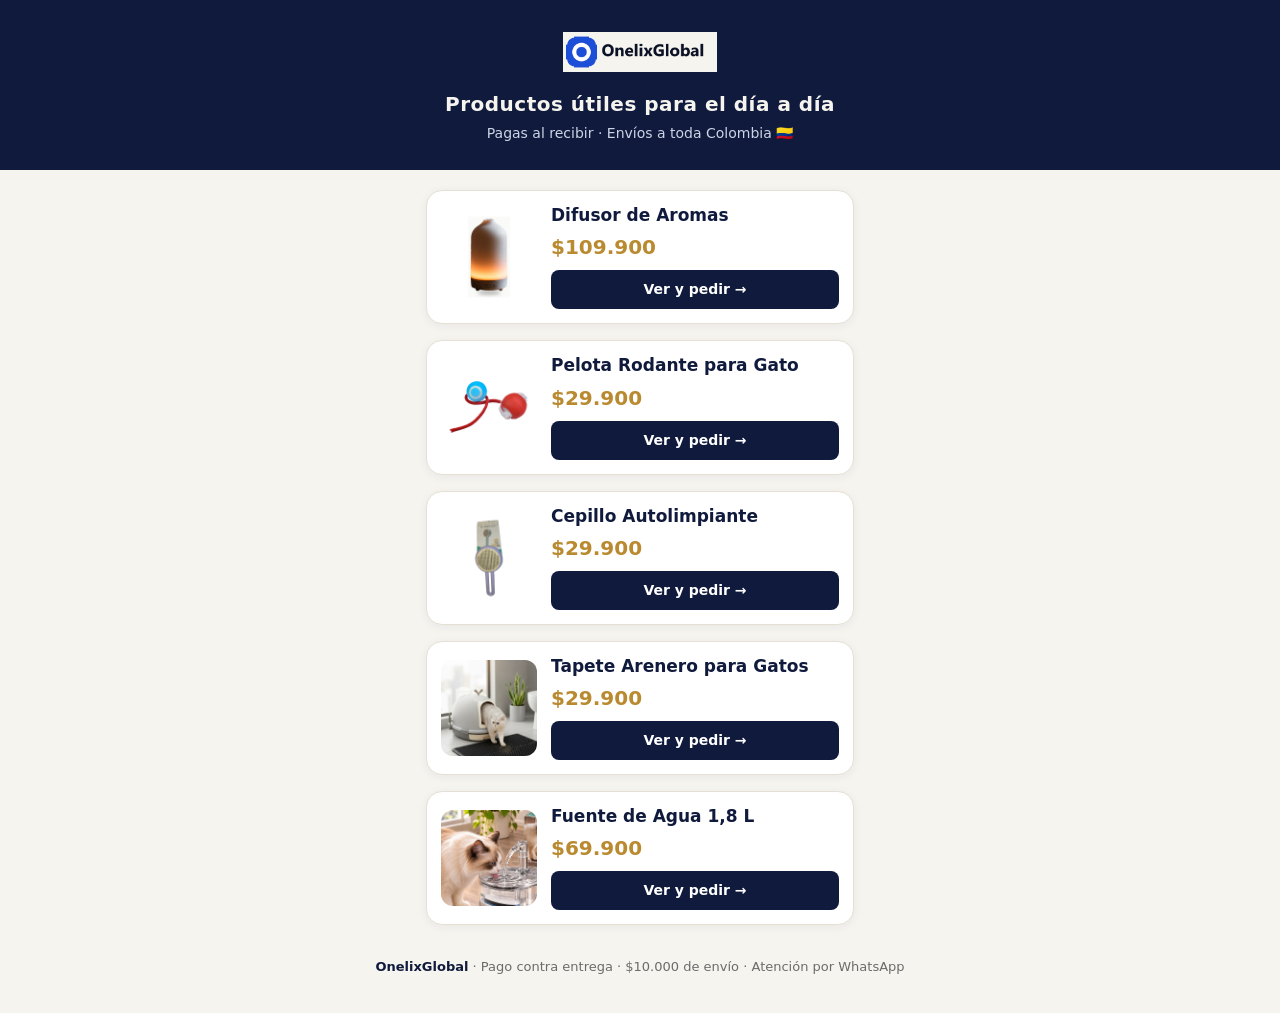
<file: go/index.html>
<!DOCTYPE html>
<html lang="es">
<head>
<meta charset="UTF-8">
<meta name="viewport" content="width=device-width, initial-scale=1.0">
<title>OnelixGlobal — Productos útiles para el día a día</title>
<meta name="description" content="Difusor de aromas y juguete interactivo para gato. Pago contra entrega en toda Colombia.">
<meta name="robots" content="index, follow">
<script data-goatcounter="https://onelixglobal.goatcounter.com/count" data-goatcounter-path="/go" async src="//gc.zgo.at/count.js"></script>
<script type="text/javascript">
    (function(c,l,a,r,i,t,y){
        c[a]=c[a]||function(){(c[a].q=c[a].q||[]).push(arguments)};
        t=l.createElement(r);t.async=1;t.src="https://www.clarity.ms/tag/"+i;
        y=l.getElementsByTagName(r)[0];y.parentNode.insertBefore(t,y);
    })(window, document, "clarity", "script", "yv4jk5zzgr");
</script>
<style>
  :root { --marfil:#F6F4EF; --azul:#101A3C; --oro:#B98A2F; --texto:#1c1a18; }
  * { margin:0; padding:0; box-sizing:border-box; }
  body { background:var(--marfil); color:var(--texto); font-family:"Sora",Inter,system-ui,-apple-system,Segoe UI,Roboto,sans-serif; line-height:1.5; }
  header { background:var(--azul); color:var(--marfil); text-align:center; padding:32px 20px 26px; }
  header img { height:40px; margin-bottom:10px; }
  header h1 { font-size:20px; letter-spacing:.5px; }
  header p { color:#cdd4e6; font-size:14px; margin-top:4px; }
  main { max-width:460px; margin:0 auto; padding:20px 16px 32px; display:flex; flex-direction:column; gap:16px; }
  a.card { display:flex; gap:14px; background:#fff; border:1px solid #e6e0d4; border-radius:16px; padding:14px; text-decoration:none; color:inherit; box-shadow:0 2px 10px rgba(16,26,60,.06); align-items:center; }
  a.card img { width:96px; height:96px; object-fit:cover; border-radius:12px; flex-shrink:0; }
  a.card .info { display:flex; flex-direction:column; gap:6px; flex:1; }
  a.card h2 { font-size:17px; color:var(--azul); line-height:1.25; }
  a.card .precio { font-size:20px; font-weight:700; color:var(--oro); }
  a.card .btn { display:inline-block; background:var(--azul); color:#fff; font-weight:600; font-size:14px; padding:9px 14px; border-radius:8px; text-align:center; margin-top:2px; }
  a.card:hover { border-color:var(--oro); }
  footer { text-align:center; padding:0 20px 36px; color:#6b6b6b; font-size:13px; }
  footer strong { color:var(--azul); }
</style>
</head>
<body>
<header>
  <img src="../logo-onelix-horizontal-marfil.png" alt="OnelixGlobal">
  <h1>Productos útiles para el día a día</h1>
  <p>Pagas al recibir · Envíos a toda Colombia 🇨🇴</p>
</header>
<main>
  <a class="card" href="https://difusor.onelixglobal.com/">
    <img src="../img/productos/tarjeta_difusor-aromas-ultrasonico.jpg" alt="Difusor de Aromas">
    <div class="info">
      <h2>Difusor de Aromas</h2>
      <p class="precio">$109.900</p>
      <span class="btn">Ver y pedir →</span>
    </div>
  </a>
  <a class="card" href="https://juguete-gato.onelixglobal.com/">
    <img src="../img/productos/tarjeta_juguete-gato-interactivo.jpg" alt="Pelota rodante para gato con cola de cuerda">
    <div class="info">
      <h2>Pelota Rodante para Gato</h2>
      <p class="precio">$29.900</p>
      <span class="btn">Ver y pedir →</span>
    </div>
  </a>
  <a class="card" href="https://tienda.onelixglobal.com/productos/cepillo-mascotas-autolimpiante/">
    <img src="../img/productos/tarjeta_cepillo-mascotas-autolimpiante.jpg" alt="Cepillo autolimpiante para mascotas">
    <div class="info">
      <h2>Cepillo Autolimpiante</h2>
      <p class="precio">$29.900</p>
      <span class="btn">Ver y pedir →</span>
    </div>
  </a>
  <a class="card" href="https://tienda.onelixglobal.com/productos/tapete-arenero-gato/">
    <img src="../img/productos/tarjeta_tapete-arenero-gato.jpg" alt="Tapete arenero para gatos con celdas">
    <div class="info">
      <h2>Tapete Arenero para Gatos</h2>
      <p class="precio">$29.900</p>
      <span class="btn">Ver y pedir →</span>
    </div>
  </a>
  <a class="card" href="https://tienda.onelixglobal.com/productos/fuente-agua-mascotas/">
    <img src="../img/productos/tarjeta_fuente-agua-mascotas.jpg" alt="Fuente de agua para mascotas 1,8 L">
    <div class="info">
      <h2>Fuente de Agua 1,8 L</h2>
      <p class="precio">$69.900</p>
      <span class="btn">Ver y pedir →</span>
    </div>
  </a>
</main>
<footer>
  <strong>OnelixGlobal</strong> · Pago contra entrega · $10.000 de envío · Atención por WhatsApp
</footer>
</body>
</html>
</file>
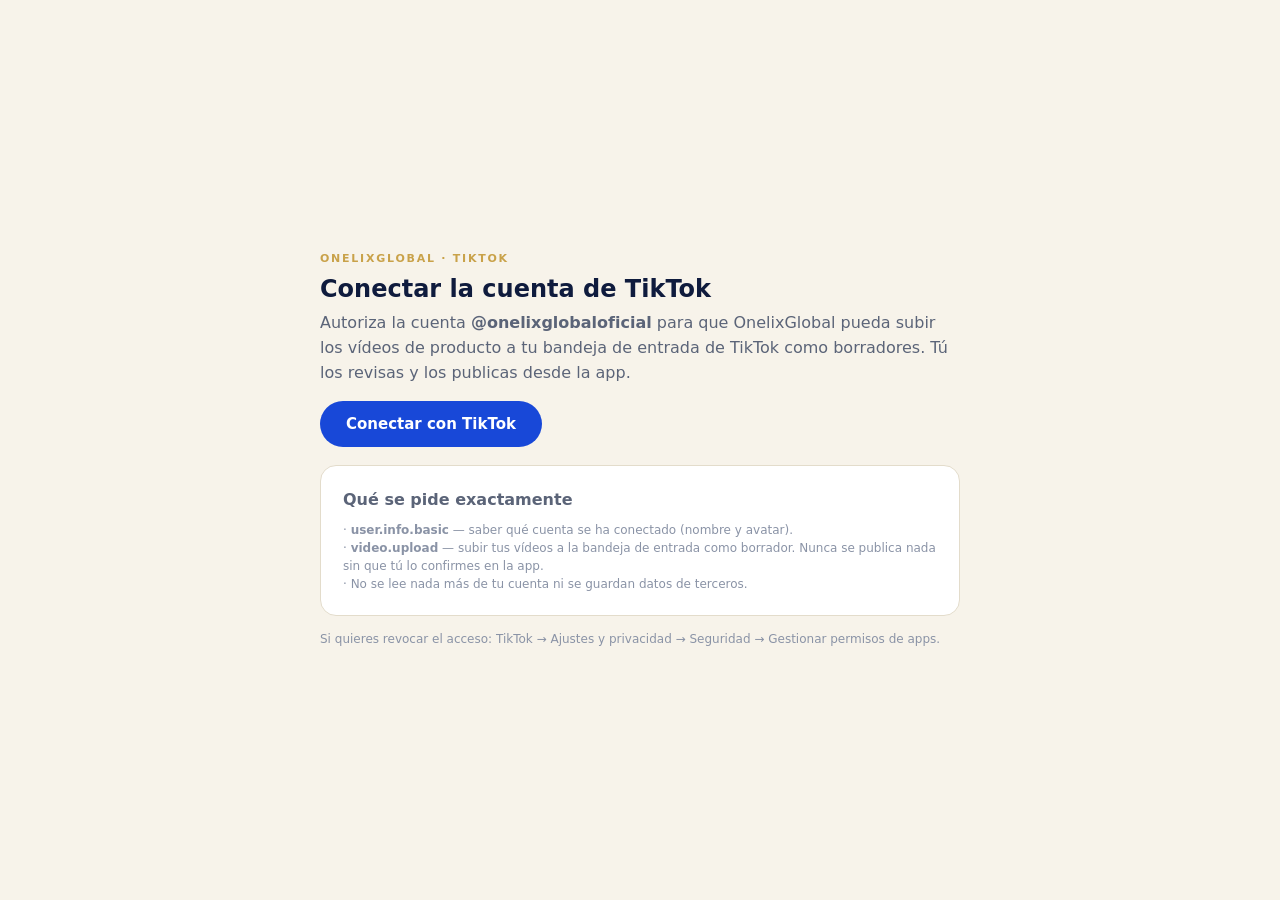
<file: tiktok/index.html>
<!doctype html>
<html lang="es">
<head>
<meta charset="utf-8">
<meta name="viewport" content="width=device-width,initial-scale=1">
<meta name="robots" content="noindex,nofollow">
<title>Conectar TikTok · OnelixGlobal</title>
<style>
  :root{--navy:#0F1B3D;--blue:#1848D8;--gold:#C9A24A;--muted:#5B6478}
  *{box-sizing:border-box}
  body{margin:0;min-height:100vh;display:flex;align-items:center;justify-content:center;
       background:#F7F3EA;color:var(--navy);font-family:system-ui,-apple-system,"Segoe UI",Roboto,sans-serif;padding:24px}
  .box{max-width:640px;width:100%}
  .eyebrow{letter-spacing:.16em;text-transform:uppercase;font-size:11px;color:var(--gold);font-weight:700;display:block;margin-bottom:10px}
  h1{font-size:24px;margin:0 0 8px}
  p{color:var(--muted);line-height:1.55;margin:0 0 16px}
  a.btn,button{display:inline-block;background:var(--blue);color:#fff;border:0;border-radius:999px;
        padding:14px 26px;font-weight:700;font-size:15px;cursor:pointer;text-decoration:none}
  a.btn:hover,button:hover{background:#2a62f0}
  .code{display:block;word-break:break-all;background:#fff;border:1px solid #E3DCCB;border-radius:12px;
        padding:14px;font-family:ui-monospace,Consolas,monospace;font-size:14px;margin:0 0 14px}
  .ok{color:#1F8A4C;font-weight:600}
  .card{background:#fff;border:1px solid #E3DCCB;border-radius:16px;padding:22px;margin-top:18px}
  small{color:#8A93A6;font-size:12px;line-height:1.5;display:block}
</style>
</head>
<body>
<div class="box">
  <span class="eyebrow">OnelixGlobal · TikTok</span>
  <h1>Conectar la cuenta de TikTok</h1>
  <p>Autoriza la cuenta <strong>@onelixglobaloficial</strong> para que OnelixGlobal pueda subir los vídeos de producto a tu bandeja de entrada de TikTok como borradores. Tú los revisas y los publicas desde la app.</p>

  <a class="btn" id="conectar" href="#">Conectar con TikTok</a>

  <div class="card" id="resultado" style="display:none">
    <p class="ok" id="texto-ok">Autorización recibida. Copia este código y pégalo en el asistente.</p>
    <code class="code" id="codigo">—</code>
    <button id="copiar">Copiar código</button>
    <p id="estado" class="ok" style="margin-top:12px"></p>
  </div>

  <div class="card">
    <p style="margin:0 0 8px"><strong>Qué se pide exactamente</strong></p>
    <small>· <strong>user.info.basic</strong> — saber qué cuenta se ha conectado (nombre y avatar).<br>
    · <strong>video.upload</strong> — subir tus vídeos a la bandeja de entrada como borrador. Nunca se publica nada sin que tú lo confirmes en la app.<br>
    · No se lee nada más de tu cuenta ni se guardan datos de terceros.</small>
  </div>
  <small style="margin-top:14px">Si quieres revocar el acceso: TikTok → Ajustes y privacidad → Seguridad → Gestionar permisos de apps.</small>
</div>

<script>
  // client_key es público por diseño en OAuth (el secreto no aparece aquí nunca).
  var CLIENT_KEY = "sbawr0tqtgihzgg6e6";
  var REDIRECT = "https://onelixglobal.com/tiktok/";
  var SCOPES = "user.info.basic,video.upload,video.publish";

  function urlAutorizacion() {
    var p = new URLSearchParams({
      client_key: CLIENT_KEY,
      scope: SCOPES,
      response_type: "code",
      redirect_uri: REDIRECT,
      state: "onelix"
    });
    return "https://www.tiktok.com/v2/auth/authorize/?" + p.toString();
  }

  document.getElementById("conectar").href = urlAutorizacion();

  var q = new URLSearchParams(location.search);
  var code = q.get("code") || "";
  var err = q.get("error") || q.get("error_description") || "";

  if (code || err) {
    document.getElementById("resultado").style.display = "block";
    document.getElementById("conectar").style.display = "none";
    if (err) {
      document.getElementById("texto-ok").textContent = "TikTok devolvió un error:";
      document.getElementById("texto-ok").className = "";
      document.getElementById("codigo").textContent = err;
      document.getElementById("copiar").style.display = "none";
    } else {
      document.getElementById("codigo").textContent = code;
    }
  }

  document.getElementById("copiar").onclick = function () {
    if (!code) return;
    navigator.clipboard.writeText(code).then(function () {
      document.getElementById("estado").textContent = "Copiado ✓";
    });
  };
</script>
</body>
</html>
</file>
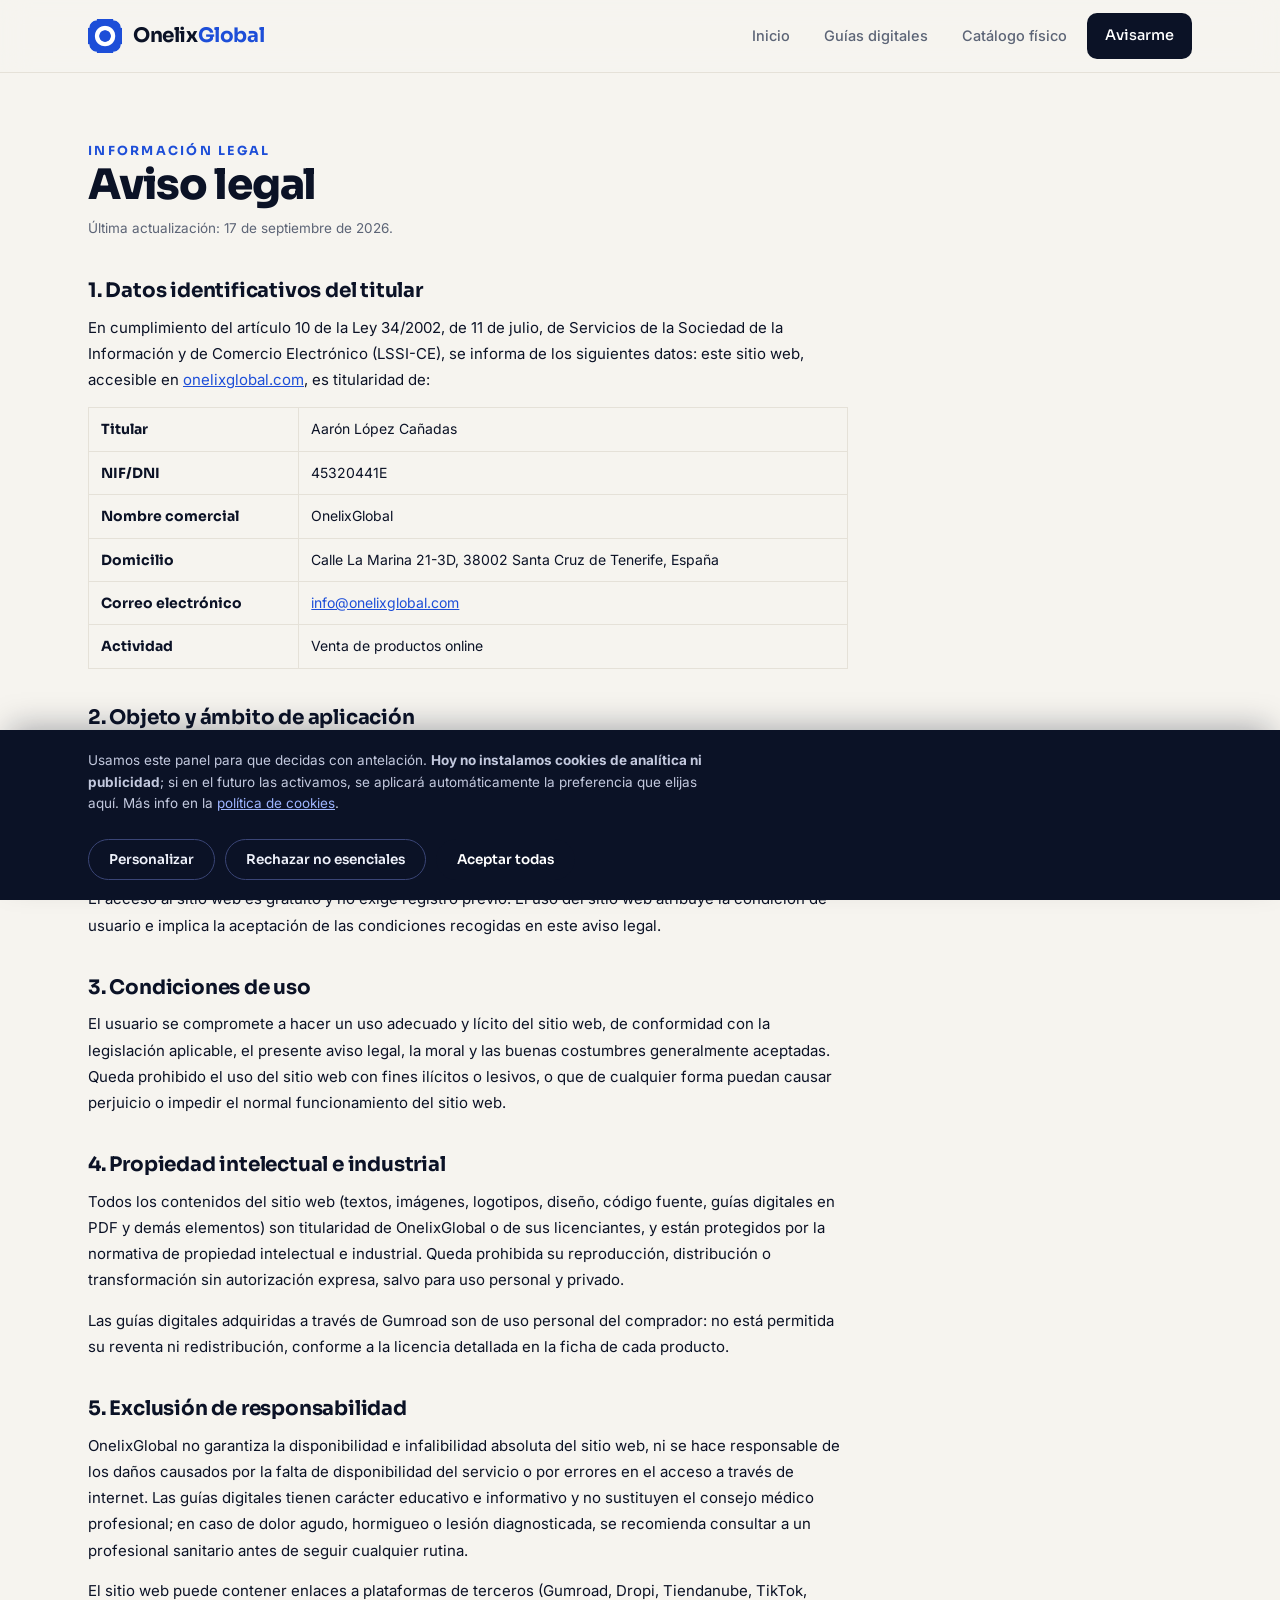
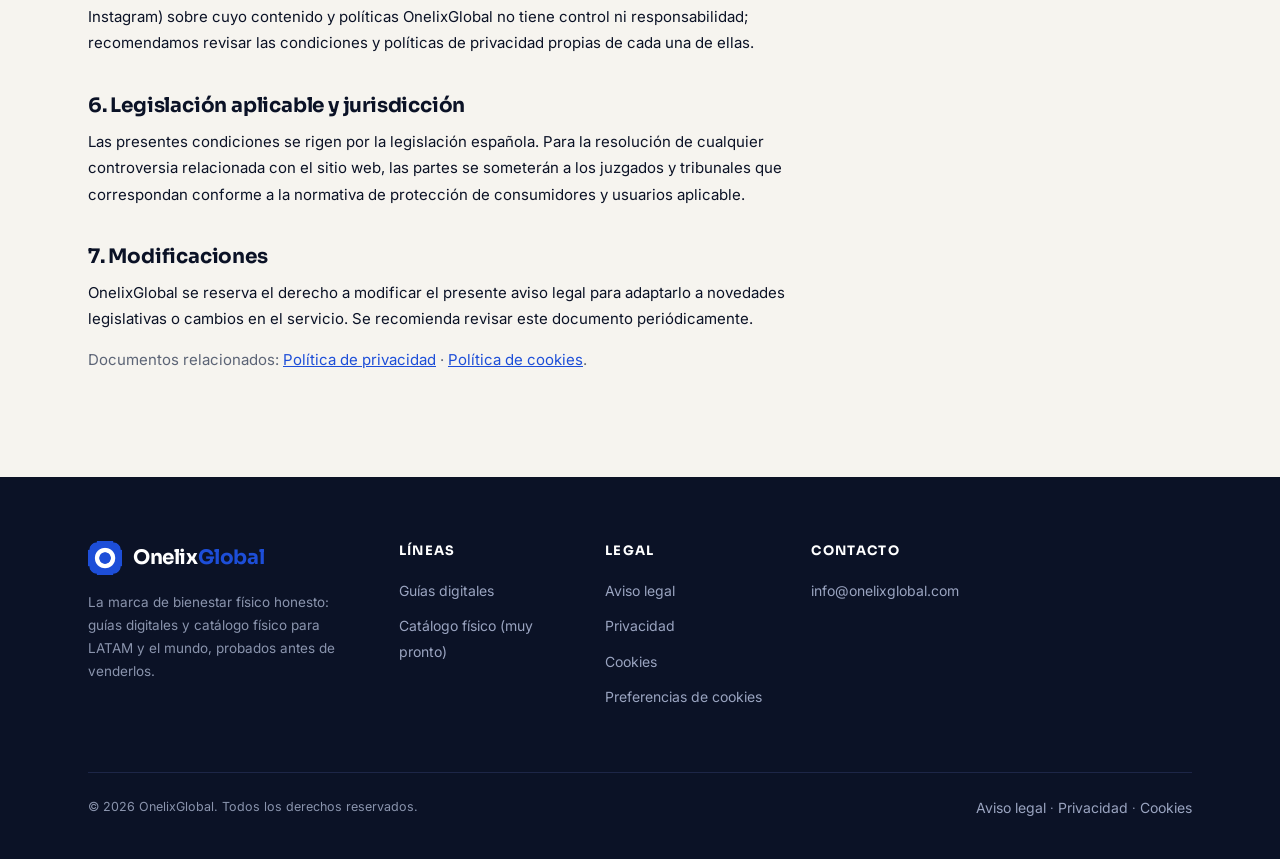
<file: aviso-legal.html>
<!DOCTYPE html>
<html lang="es">
<head>
<meta charset="utf-8">
<meta name="viewport" content="width=device-width, initial-scale=1">
<title>Aviso legal | OnelixGlobal</title>
<meta name="description" content="Aviso legal de OnelixGlobal: identificación del titular, condiciones de uso del sitio web y propiedad intelectual.">
<meta name="robots" content="index, follow">
<link rel="canonical" href="https://onelixglobal.com/aviso-legal.html">
<link rel="icon" href="logo-onelix.png" type="image/png">
<link rel="preconnect" href="https://fonts.googleapis.com">
<link rel="preconnect" href="https://fonts.gstatic.com" crossorigin>
<link href="https://fonts.googleapis.com/css2?family=Sora:wght@400;600;700;800&family=Inter:wght@400;500;600&family=Lora:ital@1&display=swap" rel="stylesheet">
<link rel="stylesheet" href="styles.css">
<script data-goatcounter="https://onelixglobal.goatcounter.com/count" data-goatcounter-path="/aviso-legal" async src="//gc.zgo.at/count.js"></script>
</head>
<body>

<header>
  <div class="wrap nav">
    <a class="brand" href="index.html"><img src="logo-onelix.png" alt=""><span>Onelix<em>Global</em></span></a>
    <nav class="nav-links">
      <a href="index.html">Inicio</a>
      <a href="index.html#digital">Guías digitales</a>
      <a href="index.html#fisico">Catálogo físico</a>
      <a class="nav-cta" href="index.html#aviso">Avisarme</a>
    </nav>
  </div>
</header>

<section class="legal">
  <div class="wrap">
    <span class="kicker">Información legal</span>
    <h1>Aviso legal</h1>
    <p class="updated">Última actualización: 17 de septiembre de 2026.</p>

    <h2>1. Datos identificativos del titular</h2>
    <p>En cumplimiento del artículo 10 de la Ley 34/2002, de 11 de julio, de Servicios de la Sociedad de la Información y de Comercio Electrónico (LSSI-CE), se informa de los siguientes datos: este sitio web, accesible en <a href="https://onelixglobal.com">onelixglobal.com</a>, es titularidad de:</p>
    <table>
      <tr><th>Titular</th><td>Aarón López Cañadas</td></tr>
      <tr><th>NIF/DNI</th><td>45320441E</td></tr>
      <tr><th>Nombre comercial</th><td>OnelixGlobal</td></tr>
      <tr><th>Domicilio</th><td>Calle La Marina 21-3D, 38002 Santa Cruz de Tenerife, España</td></tr>
      <tr><th>Correo electrónico</th><td><a href="mailto:info@onelixglobal.com">info@onelixglobal.com</a></td></tr>
      <tr><th>Actividad</th><td>Venta de productos online</td></tr>
    </table>

    <h2>2. Objeto y ámbito de aplicación</h2>
    <p>Este aviso legal regula el acceso y uso del sitio web onelixglobal.com (en adelante, "el sitio web"), a través del cual se ofrece información sobre la marca OnelixGlobal, se presentan sus guías digitales de bienestar (con venta y entrega gestionadas a través de la plataforma Gumroad) y, próximamente, un catálogo físico de productos de bienestar con pago contra entrega en Colombia (venta gestionada a través de Dropi y, cuando esté activa, de la plataforma Tiendanube).</p>
    <p>El acceso al sitio web es gratuito y no exige registro previo. El uso del sitio web atribuye la condición de usuario e implica la aceptación de las condiciones recogidas en este aviso legal.</p>

    <h2>3. Condiciones de uso</h2>
    <p>El usuario se compromete a hacer un uso adecuado y lícito del sitio web, de conformidad con la legislación aplicable, el presente aviso legal, la moral y las buenas costumbres generalmente aceptadas. Queda prohibido el uso del sitio web con fines ilícitos o lesivos, o que de cualquier forma puedan causar perjuicio o impedir el normal funcionamiento del sitio web.</p>

    <h2>4. Propiedad intelectual e industrial</h2>
    <p>Todos los contenidos del sitio web (textos, imágenes, logotipos, diseño, código fuente, guías digitales en PDF y demás elementos) son titularidad de OnelixGlobal o de sus licenciantes, y están protegidos por la normativa de propiedad intelectual e industrial. Queda prohibida su reproducción, distribución o transformación sin autorización expresa, salvo para uso personal y privado.</p>
    <p>Las guías digitales adquiridas a través de Gumroad son de uso personal del comprador: no está permitida su reventa ni redistribución, conforme a la licencia detallada en la ficha de cada producto.</p>

    <h2>5. Exclusión de responsabilidad</h2>
    <p>OnelixGlobal no garantiza la disponibilidad e infalibilidad absoluta del sitio web, ni se hace responsable de los daños causados por la falta de disponibilidad del servicio o por errores en el acceso a través de internet. Las guías digitales tienen carácter educativo e informativo y no sustituyen el consejo médico profesional; en caso de dolor agudo, hormigueo o lesión diagnosticada, se recomienda consultar a un profesional sanitario antes de seguir cualquier rutina.</p>
    <p>El sitio web puede contener enlaces a plataformas de terceros (Gumroad, Dropi, Tiendanube, TikTok, Instagram) sobre cuyo contenido y políticas OnelixGlobal no tiene control ni responsabilidad; recomendamos revisar las condiciones y políticas de privacidad propias de cada una de ellas.</p>

    <h2>6. Legislación aplicable y jurisdicción</h2>
    <p>Las presentes condiciones se rigen por la legislación española. Para la resolución de cualquier controversia relacionada con el sitio web, las partes se someterán a los juzgados y tribunales que correspondan conforme a la normativa de protección de consumidores y usuarios aplicable.</p>

    <h2>7. Modificaciones</h2>
    <p>OnelixGlobal se reserva el derecho a modificar el presente aviso legal para adaptarlo a novedades legislativas o cambios en el servicio. Se recomienda revisar este documento periódicamente.</p>

    <p class="muted">Documentos relacionados: <a href="privacidad.html">Política de privacidad</a> · <a href="cookies.html">Política de cookies</a>.</p>
  </div>
</section>

<footer>
  <div class="wrap">
    <div class="foot-grid">
      <div>
        <a class="brand" href="index.html"><img src="logo-onelix.png" alt=""><span style="color:#fff">Onelix<em>Global</em></span></a>
        <p>La marca de bienestar físico honesto: guías digitales y catálogo físico para LATAM y el mundo, probados antes de venderlos.</p>
      </div>
      <div>
        <h5>Líneas</h5>
        <ul><li><a href="index.html#digital">Guías digitales</a></li><li><a href="index.html#fisico">Catálogo físico (muy pronto)</a></li></ul>
      </div>
      <div>
        <h5>Legal</h5>
        <ul><li><a href="aviso-legal.html">Aviso legal</a></li><li><a href="privacidad.html">Privacidad</a></li><li><a href="cookies.html">Cookies</a></li><li><a href="#" id="cookie-reopen">Preferencias de cookies</a></li></ul>
      </div>
      <div>
        <h5>Contacto</h5>
        <ul><li><a href="mailto:info@onelixglobal.com">info@onelixglobal.com</a></li></ul>
      </div>
    </div>
    <div class="foot-bottom">
      <span>© 2026 OnelixGlobal. Todos los derechos reservados.</span>
      <span><a href="aviso-legal.html">Aviso legal</a> · <a href="privacidad.html">Privacidad</a> · <a href="cookies.html">Cookies</a></span>
    </div>
  </div>
</footer>


<!-- BANNER Y MODAL DE COOKIES -->
<div id="cookie-banner" class="cookie-banner">
  <div class="cookie-banner-inner">
    <p>Usamos este panel para que decidas con antelación. <strong>Hoy no instalamos cookies de analítica ni publicidad</strong>; si en el futuro las activamos, se aplicará automáticamente la preferencia que elijas aquí. Más info en la <a href="cookies.html">política de cookies</a>.</p>
    <div class="cookie-banner-actions">
      <button type="button" id="cookie-customize" class="btn btn-ghost btn-sm">Personalizar</button>
      <button type="button" id="cookie-reject-all" class="btn btn-ghost btn-sm">Rechazar no esenciales</button>
      <button type="button" id="cookie-accept-all" class="btn btn-solid btn-sm">Aceptar todas</button>
    </div>
  </div>
</div>

<div id="cookie-modal" class="cookie-modal">
  <div class="cookie-modal-box">
    <h3>Preferencias de cookies</h3>
    <div class="cookie-cat">
      <div><strong>Necesarias</strong><p>Imprescindibles para que la web funcione. Siempre activas.</p></div>
      <input type="checkbox" checked disabled aria-label="Cookies necesarias, siempre activas">
    </div>
    <div class="cookie-cat">
      <div><strong>Analítica</strong><p>Nos ayudarían a entender cómo se usa la web. No activas todavía.</p></div>
      <input type="checkbox" id="cookie-toggle-analytics" aria-label="Permitir cookies de analítica">
    </div>
    <div class="cookie-cat">
      <div><strong>Marketing</strong><p>Medición de campañas (TikTok/Meta). No activas todavía.</p></div>
      <input type="checkbox" id="cookie-toggle-marketing" aria-label="Permitir cookies de marketing">
    </div>
    <div class="cookie-modal-actions">
      <button type="button" id="cookie-reject-all-modal" class="btn btn-ghost btn-sm">Rechazar no esenciales</button>
      <button type="button" id="cookie-save-prefs" class="btn btn-solid btn-sm">Guardar preferencias</button>
    </div>
  </div>
</div>

<script src="consent.js"></script>

</body>
</html>
</file>
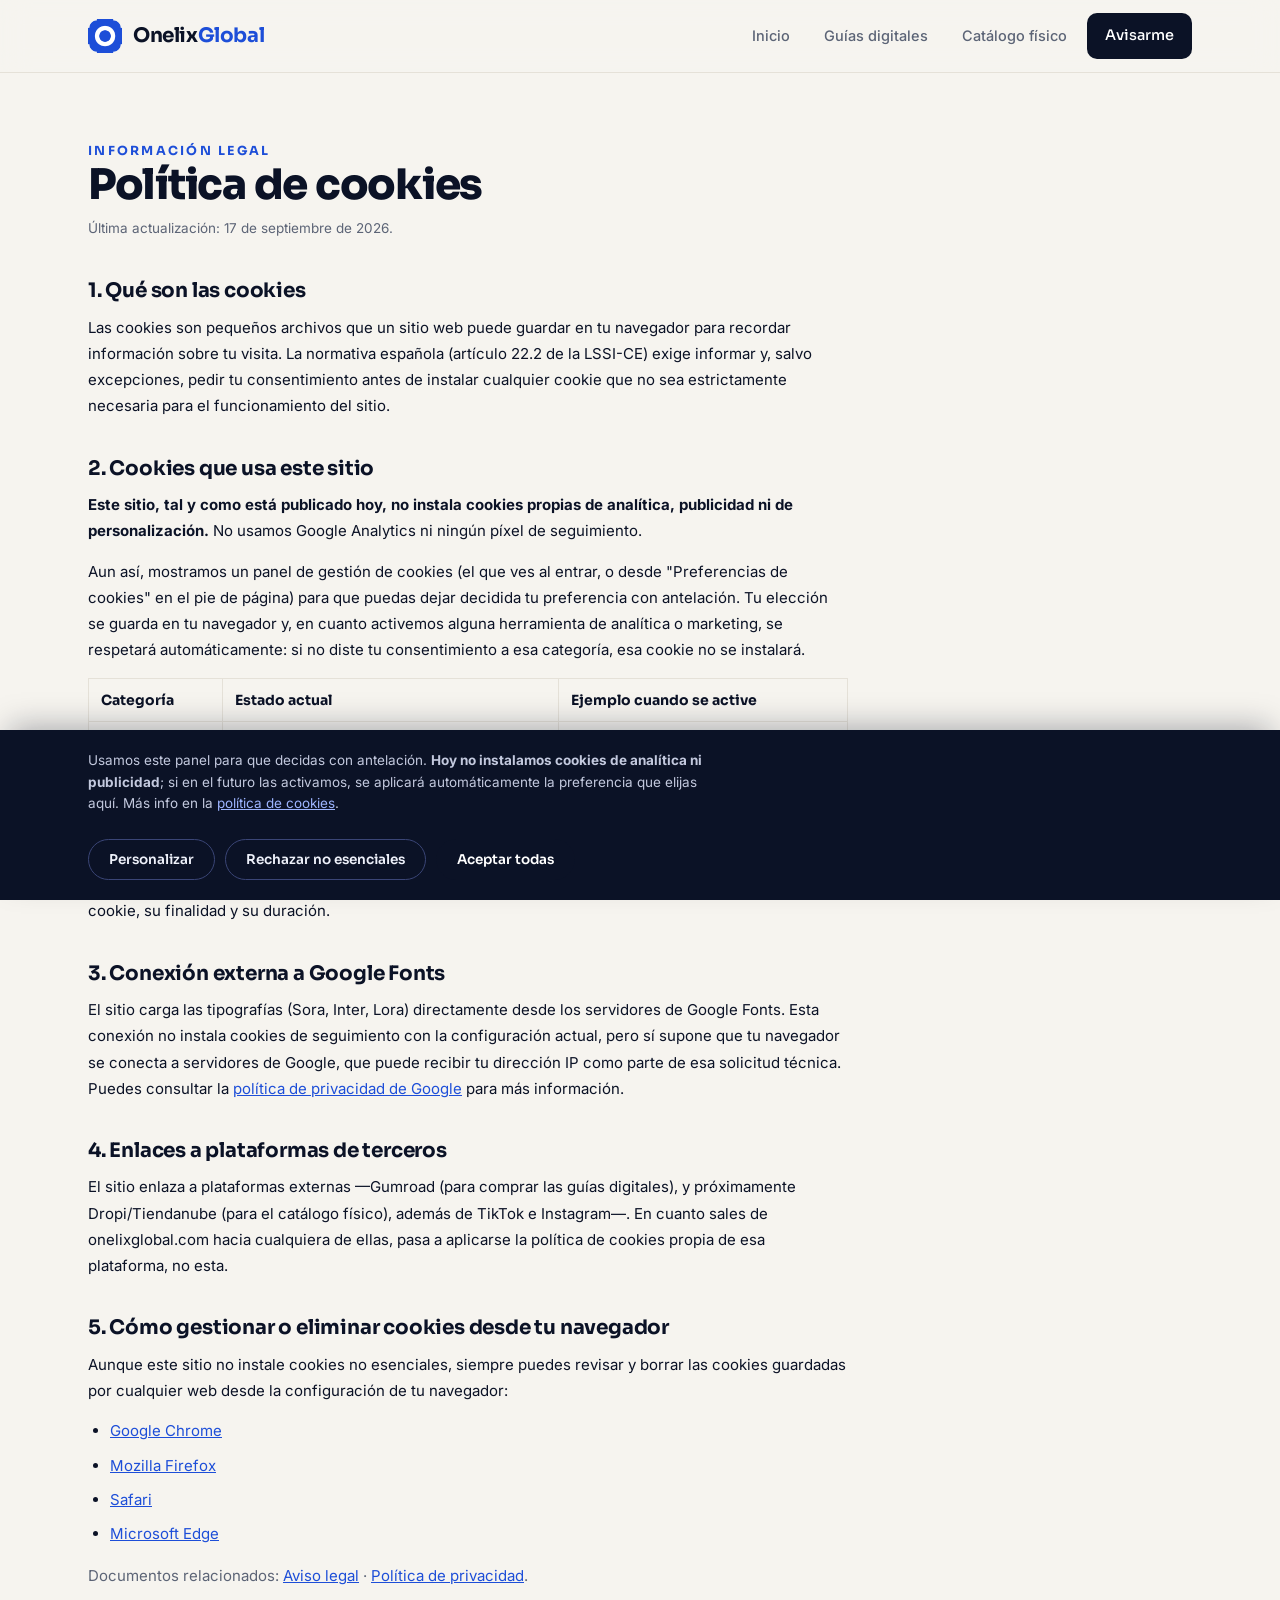
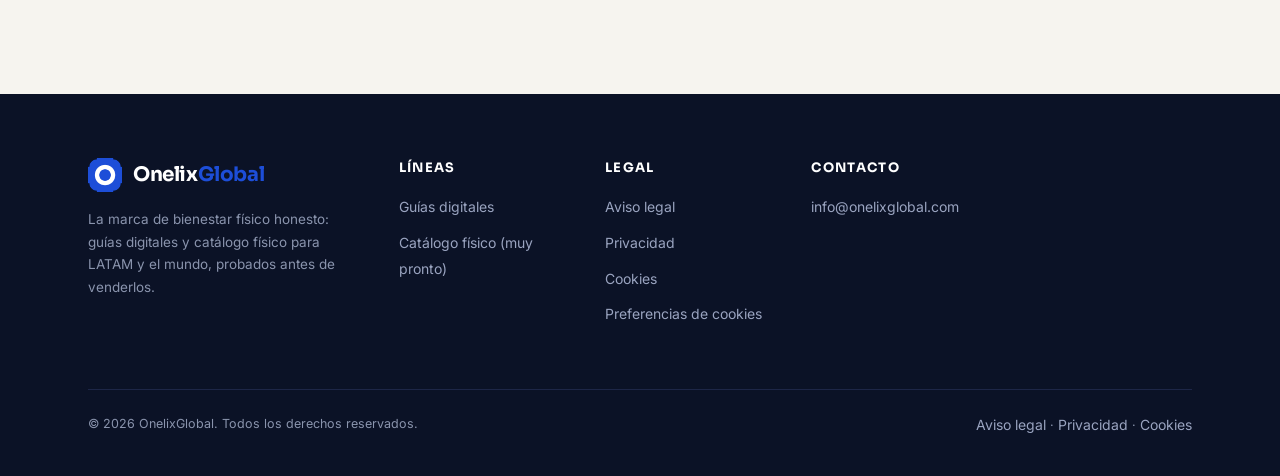
<file: cookies.html>
<!DOCTYPE html>
<html lang="es">
<head>
<meta charset="utf-8">
<meta name="viewport" content="width=device-width, initial-scale=1">
<title>Política de cookies | OnelixGlobal</title>
<meta name="description" content="Política de cookies de OnelixGlobal: qué cookies usamos (ninguna de análisis o publicidad por ahora) y qué conexiones externas carga el sitio.">
<meta name="robots" content="index, follow">
<link rel="canonical" href="https://onelixglobal.com/cookies.html">
<link rel="icon" href="logo-onelix.png" type="image/png">
<link rel="preconnect" href="https://fonts.googleapis.com">
<link rel="preconnect" href="https://fonts.gstatic.com" crossorigin>
<link href="https://fonts.googleapis.com/css2?family=Sora:wght@400;600;700;800&family=Inter:wght@400;500;600&family=Lora:ital@1&display=swap" rel="stylesheet">
<link rel="stylesheet" href="styles.css">
<script data-goatcounter="https://onelixglobal.goatcounter.com/count" data-goatcounter-path="/cookies" async src="//gc.zgo.at/count.js"></script>
</head>
<body>

<header>
  <div class="wrap nav">
    <a class="brand" href="index.html"><img src="logo-onelix.png" alt=""><span>Onelix<em>Global</em></span></a>
    <nav class="nav-links">
      <a href="index.html">Inicio</a>
      <a href="index.html#digital">Guías digitales</a>
      <a href="index.html#fisico">Catálogo físico</a>
      <a class="nav-cta" href="index.html#aviso">Avisarme</a>
    </nav>
  </div>
</header>

<section class="legal">
  <div class="wrap">
    <span class="kicker">Información legal</span>
    <h1>Política de cookies</h1>
    <p class="updated">Última actualización: 17 de septiembre de 2026.</p>

    <h2>1. Qué son las cookies</h2>
    <p>Las cookies son pequeños archivos que un sitio web puede guardar en tu navegador para recordar información sobre tu visita. La normativa española (artículo 22.2 de la LSSI-CE) exige informar y, salvo excepciones, pedir tu consentimiento antes de instalar cualquier cookie que no sea estrictamente necesaria para el funcionamiento del sitio.</p>

    <h2>2. Cookies que usa este sitio</h2>
    <p><strong>Este sitio, tal y como está publicado hoy, no instala cookies propias de analítica, publicidad ni de personalización.</strong> No usamos Google Analytics ni ningún píxel de seguimiento.</p>
    <p>Aun así, mostramos un panel de gestión de cookies (el que ves al entrar, o desde "Preferencias de cookies" en el pie de página) para que puedas dejar decidida tu preferencia con antelación. Tu elección se guarda en tu navegador y, en cuanto activemos alguna herramienta de analítica o marketing, se respetará automáticamente: si no diste tu consentimiento a esa categoría, esa cookie no se instalará.</p>
    <table>
      <tr><th>Categoría</th><th>Estado actual</th><th>Ejemplo cuando se active</th></tr>
      <tr><td>Necesarias</td><td>No aplica (el sitio no usa ninguna)</td><td>—</td></tr>
      <tr><td>Analítica</td><td>Inactiva — no instalada</td><td>Google Analytics</td></tr>
      <tr><td>Marketing</td><td>Inactiva — no instalada</td><td>Meta Pixel, TikTok Pixel</td></tr>
    </table>
    <p>Cuando se active cualquiera de estas herramientas, actualizaremos esta tabla con el nombre real de cada cookie, su finalidad y su duración.</p>

    <h2>3. Conexión externa a Google Fonts</h2>
    <p>El sitio carga las tipografías (Sora, Inter, Lora) directamente desde los servidores de Google Fonts. Esta conexión no instala cookies de seguimiento con la configuración actual, pero sí supone que tu navegador se conecta a servidores de Google, que puede recibir tu dirección IP como parte de esa solicitud técnica. Puedes consultar la <a href="https://policies.google.com/privacy" target="_blank" rel="noopener">política de privacidad de Google</a> para más información.</p>

    <h2>4. Enlaces a plataformas de terceros</h2>
    <p>El sitio enlaza a plataformas externas —Gumroad (para comprar las guías digitales), y próximamente Dropi/Tiendanube (para el catálogo físico), además de TikTok e Instagram—. En cuanto sales de onelixglobal.com hacia cualquiera de ellas, pasa a aplicarse la política de cookies propia de esa plataforma, no esta.</p>

    <h2>5. Cómo gestionar o eliminar cookies desde tu navegador</h2>
    <p>Aunque este sitio no instale cookies no esenciales, siempre puedes revisar y borrar las cookies guardadas por cualquier web desde la configuración de tu navegador:</p>
    <ul>
      <li><a href="https://support.google.com/chrome/answer/95647" target="_blank" rel="noopener">Google Chrome</a></li>
      <li><a href="https://support.mozilla.org/es/kb/proteccion-mejorada-contra-el-rastreo-firefox-escritorio" target="_blank" rel="noopener">Mozilla Firefox</a></li>
      <li><a href="https://support.apple.com/es-es/guide/safari/sfri11471/mac" target="_blank" rel="noopener">Safari</a></li>
      <li><a href="https://support.microsoft.com/es-es/microsoft-edge" target="_blank" rel="noopener">Microsoft Edge</a></li>
    </ul>

    <p class="muted">Documentos relacionados: <a href="aviso-legal.html">Aviso legal</a> · <a href="privacidad.html">Política de privacidad</a>.</p>
  </div>
</section>

<footer>
  <div class="wrap">
    <div class="foot-grid">
      <div>
        <a class="brand" href="index.html"><img src="logo-onelix.png" alt=""><span style="color:#fff">Onelix<em>Global</em></span></a>
        <p>La marca de bienestar físico honesto: guías digitales y catálogo físico para LATAM y el mundo, probados antes de venderlos.</p>
      </div>
      <div>
        <h5>Líneas</h5>
        <ul><li><a href="index.html#digital">Guías digitales</a></li><li><a href="index.html#fisico">Catálogo físico (muy pronto)</a></li></ul>
      </div>
      <div>
        <h5>Legal</h5>
        <ul><li><a href="aviso-legal.html">Aviso legal</a></li><li><a href="privacidad.html">Privacidad</a></li><li><a href="cookies.html">Cookies</a></li><li><a href="#" id="cookie-reopen">Preferencias de cookies</a></li></ul>
      </div>
      <div>
        <h5>Contacto</h5>
        <ul><li><a href="mailto:info@onelixglobal.com">info@onelixglobal.com</a></li></ul>
      </div>
    </div>
    <div class="foot-bottom">
      <span>© 2026 OnelixGlobal. Todos los derechos reservados.</span>
      <span><a href="aviso-legal.html">Aviso legal</a> · <a href="privacidad.html">Privacidad</a> · <a href="cookies.html">Cookies</a></span>
    </div>
  </div>
</footer>


<!-- BANNER Y MODAL DE COOKIES -->
<div id="cookie-banner" class="cookie-banner">
  <div class="cookie-banner-inner">
    <p>Usamos este panel para que decidas con antelación. <strong>Hoy no instalamos cookies de analítica ni publicidad</strong>; si en el futuro las activamos, se aplicará automáticamente la preferencia que elijas aquí. Más info en la <a href="cookies.html">política de cookies</a>.</p>
    <div class="cookie-banner-actions">
      <button type="button" id="cookie-customize" class="btn btn-ghost btn-sm">Personalizar</button>
      <button type="button" id="cookie-reject-all" class="btn btn-ghost btn-sm">Rechazar no esenciales</button>
      <button type="button" id="cookie-accept-all" class="btn btn-solid btn-sm">Aceptar todas</button>
    </div>
  </div>
</div>

<div id="cookie-modal" class="cookie-modal">
  <div class="cookie-modal-box">
    <h3>Preferencias de cookies</h3>
    <div class="cookie-cat">
      <div><strong>Necesarias</strong><p>Imprescindibles para que la web funcione. Siempre activas.</p></div>
      <input type="checkbox" checked disabled aria-label="Cookies necesarias, siempre activas">
    </div>
    <div class="cookie-cat">
      <div><strong>Analítica</strong><p>Nos ayudarían a entender cómo se usa la web. No activas todavía.</p></div>
      <input type="checkbox" id="cookie-toggle-analytics" aria-label="Permitir cookies de analítica">
    </div>
    <div class="cookie-cat">
      <div><strong>Marketing</strong><p>Medición de campañas (TikTok/Meta). No activas todavía.</p></div>
      <input type="checkbox" id="cookie-toggle-marketing" aria-label="Permitir cookies de marketing">
    </div>
    <div class="cookie-modal-actions">
      <button type="button" id="cookie-reject-all-modal" class="btn btn-ghost btn-sm">Rechazar no esenciales</button>
      <button type="button" id="cookie-save-prefs" class="btn btn-solid btn-sm">Guardar preferencias</button>
    </div>
  </div>
</div>

<script src="consent.js"></script>

</body>
</html>
</file>
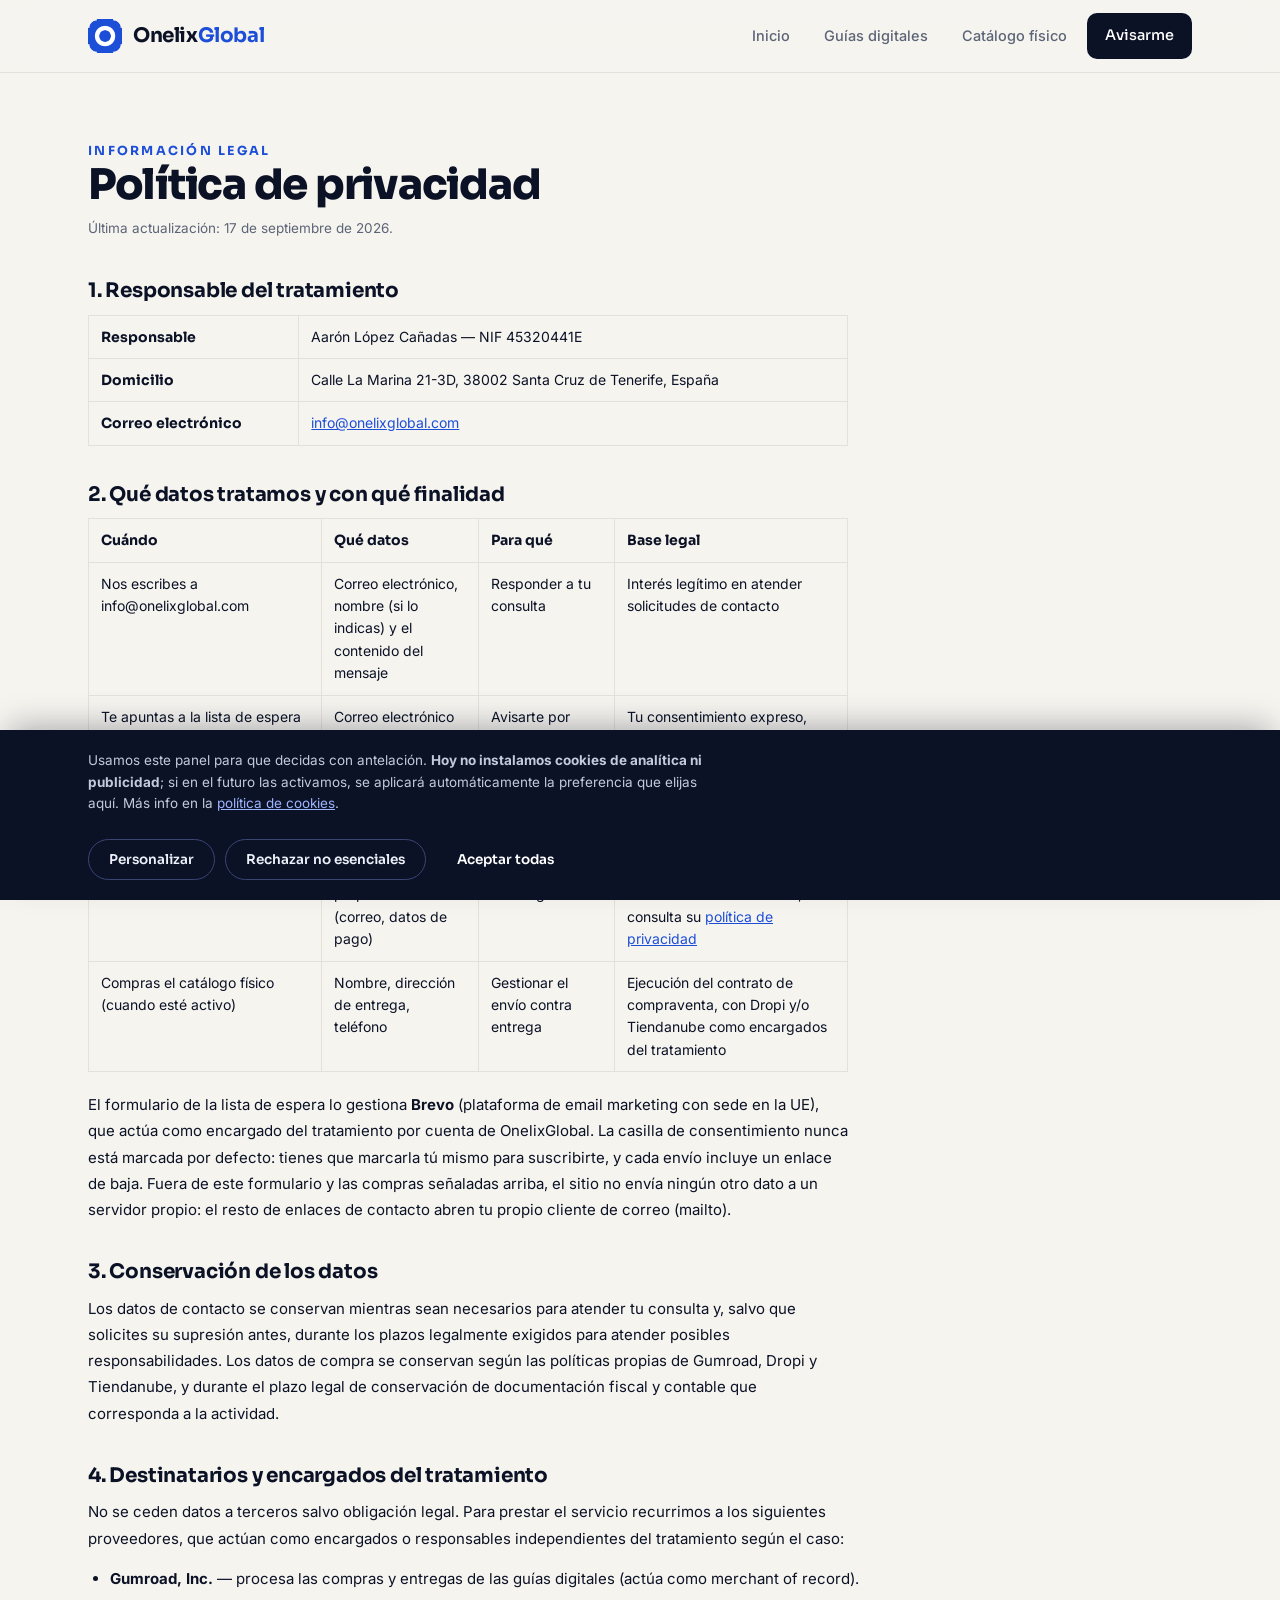
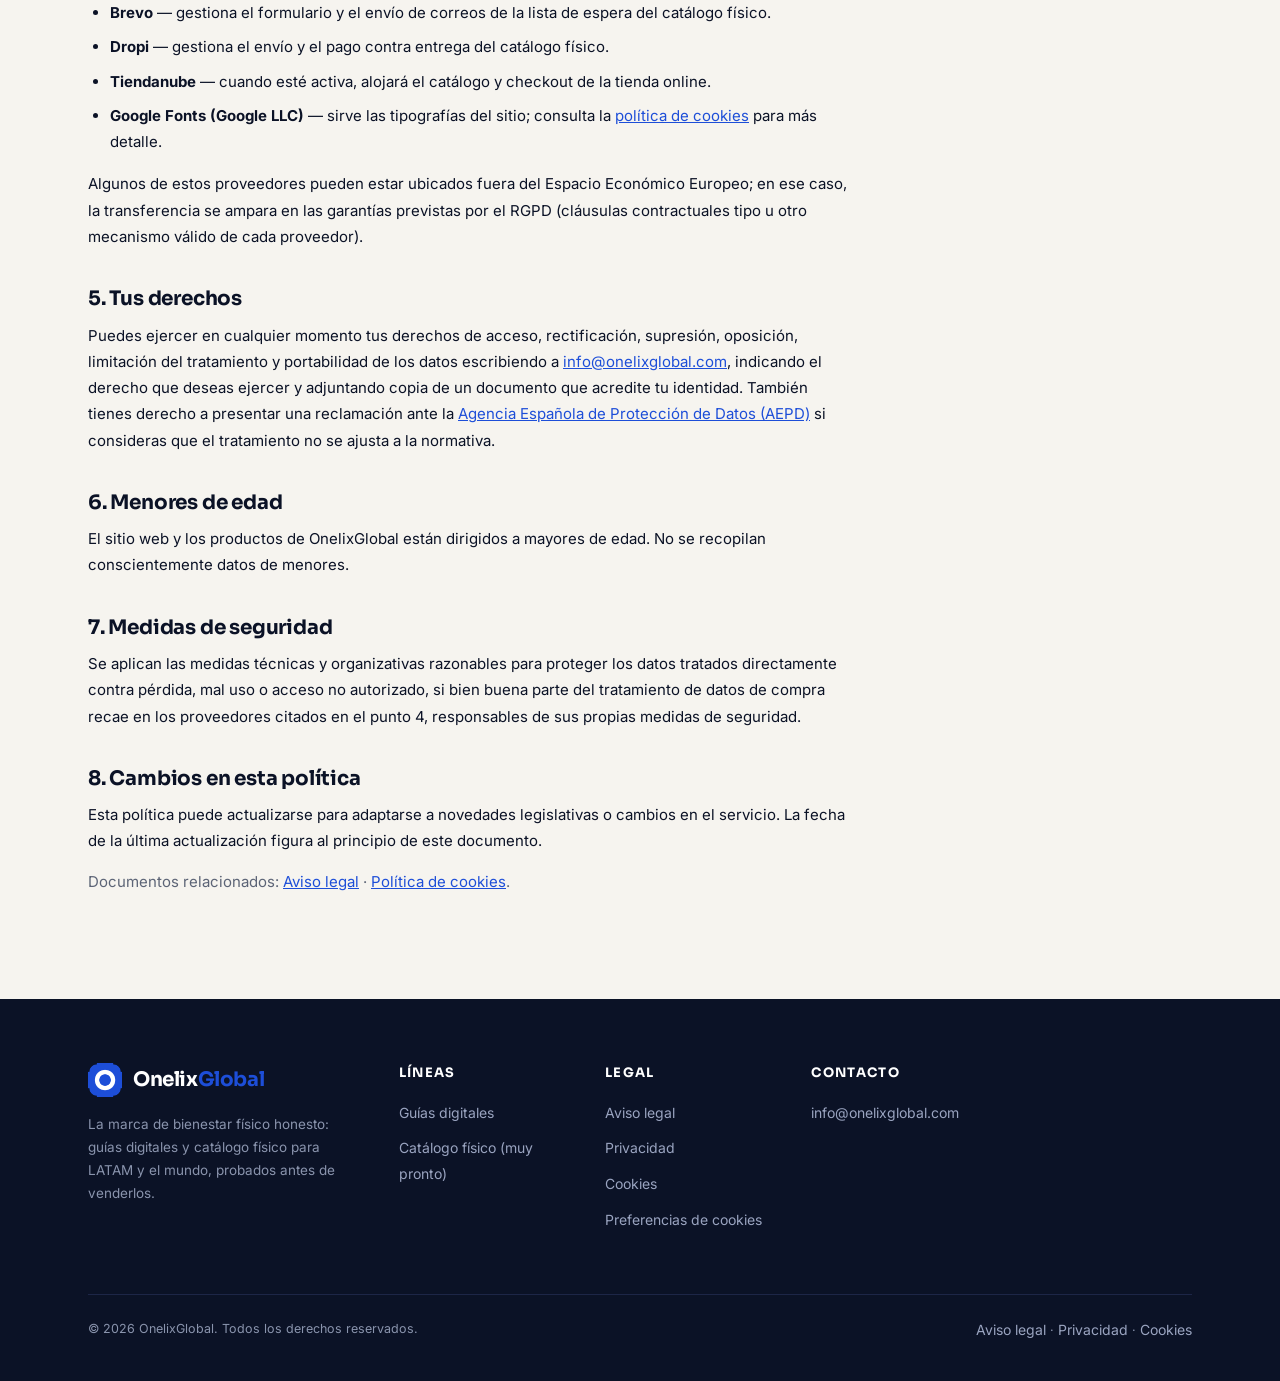
<file: privacidad.html>
<!DOCTYPE html>
<html lang="es">
<head>
<meta charset="utf-8">
<meta name="viewport" content="width=device-width, initial-scale=1">
<title>Política de privacidad | OnelixGlobal</title>
<meta name="description" content="Política de privacidad de OnelixGlobal: qué datos tratamos, con qué finalidad y cómo ejercer tus derechos conforme al RGPD y la LOPDGDD.">
<meta name="robots" content="index, follow">
<link rel="canonical" href="https://onelixglobal.com/privacidad.html">
<link rel="icon" href="logo-onelix.png" type="image/png">
<link rel="preconnect" href="https://fonts.googleapis.com">
<link rel="preconnect" href="https://fonts.gstatic.com" crossorigin>
<link href="https://fonts.googleapis.com/css2?family=Sora:wght@400;600;700;800&family=Inter:wght@400;500;600&family=Lora:ital@1&display=swap" rel="stylesheet">
<link rel="stylesheet" href="styles.css">
<script data-goatcounter="https://onelixglobal.goatcounter.com/count" data-goatcounter-path="/privacidad" async src="//gc.zgo.at/count.js"></script>
</head>
<body>

<header>
  <div class="wrap nav">
    <a class="brand" href="index.html"><img src="logo-onelix.png" alt=""><span>Onelix<em>Global</em></span></a>
    <nav class="nav-links">
      <a href="index.html">Inicio</a>
      <a href="index.html#digital">Guías digitales</a>
      <a href="index.html#fisico">Catálogo físico</a>
      <a class="nav-cta" href="index.html#aviso">Avisarme</a>
    </nav>
  </div>
</header>

<section class="legal">
  <div class="wrap">
    <span class="kicker">Información legal</span>
    <h1>Política de privacidad</h1>
    <p class="updated">Última actualización: 17 de septiembre de 2026.</p>

    <h2>1. Responsable del tratamiento</h2>
    <table>
      <tr><th>Responsable</th><td>Aarón López Cañadas — NIF 45320441E</td></tr>
      <tr><th>Domicilio</th><td>Calle La Marina 21-3D, 38002 Santa Cruz de Tenerife, España</td></tr>
      <tr><th>Correo electrónico</th><td><a href="mailto:info@onelixglobal.com">info@onelixglobal.com</a></td></tr>
    </table>

    <h2>2. Qué datos tratamos y con qué finalidad</h2>
    <table>
      <tr><th>Cuándo</th><th>Qué datos</th><th>Para qué</th><th>Base legal</th></tr>
      <tr><td>Nos escribes a info@onelixglobal.com</td><td>Correo electrónico, nombre (si lo indicas) y el contenido del mensaje</td><td>Responder a tu consulta</td><td>Interés legítimo en atender solicitudes de contacto</td></tr>
      <tr><td>Te apuntas a la lista de espera del catálogo físico (formulario de la sección "Avisarme")</td><td>Correo electrónico</td><td>Avisarte por email cuando el catálogo esté disponible</td><td>Tu consentimiento expreso, marcado por ti mediante una casilla que nunca aparece premarcada — puedes retirarlo cuando quieras</td></tr>
      <tr><td>Compras una guía digital</td><td>Los que recoja Gumroad en su propio checkout (correo, datos de pago)</td><td>Procesar la compra y la descarga</td><td>Gumroad actúa como responsable independiente del tratamiento de esos datos; consulta su <a href="https://gumroad.com/privacy" target="_blank" rel="noopener">política de privacidad</a></td></tr>
      <tr><td>Compras el catálogo físico (cuando esté activo)</td><td>Nombre, dirección de entrega, teléfono</td><td>Gestionar el envío contra entrega</td><td>Ejecución del contrato de compraventa, con Dropi y/o Tiendanube como encargados del tratamiento</td></tr>
    </table>
    <p>El formulario de la lista de espera lo gestiona <strong>Brevo</strong> (plataforma de email marketing con sede en la UE), que actúa como encargado del tratamiento por cuenta de OnelixGlobal. La casilla de consentimiento nunca está marcada por defecto: tienes que marcarla tú mismo para suscribirte, y cada envío incluye un enlace de baja. Fuera de este formulario y las compras señaladas arriba, el sitio no envía ningún otro dato a un servidor propio: el resto de enlaces de contacto abren tu propio cliente de correo (mailto).</p>

    <h2>3. Conservación de los datos</h2>
    <p>Los datos de contacto se conservan mientras sean necesarios para atender tu consulta y, salvo que solicites su supresión antes, durante los plazos legalmente exigidos para atender posibles responsabilidades. Los datos de compra se conservan según las políticas propias de Gumroad, Dropi y Tiendanube, y durante el plazo legal de conservación de documentación fiscal y contable que corresponda a la actividad.</p>

    <h2>4. Destinatarios y encargados del tratamiento</h2>
    <p>No se ceden datos a terceros salvo obligación legal. Para prestar el servicio recurrimos a los siguientes proveedores, que actúan como encargados o responsables independientes del tratamiento según el caso:</p>
    <ul>
      <li><strong>Gumroad, Inc.</strong> — procesa las compras y entregas de las guías digitales (actúa como merchant of record).</li>
      <li><strong>Brevo</strong> — gestiona el formulario y el envío de correos de la lista de espera del catálogo físico.</li>
      <li><strong>Dropi</strong> — gestiona el envío y el pago contra entrega del catálogo físico.</li>
      <li><strong>Tiendanube</strong> — cuando esté activa, alojará el catálogo y checkout de la tienda online.</li>
      <li><strong>Google Fonts (Google LLC)</strong> — sirve las tipografías del sitio; consulta la <a href="cookies.html">política de cookies</a> para más detalle.</li>
    </ul>
    <p>Algunos de estos proveedores pueden estar ubicados fuera del Espacio Económico Europeo; en ese caso, la transferencia se ampara en las garantías previstas por el RGPD (cláusulas contractuales tipo u otro mecanismo válido de cada proveedor).</p>

    <h2>5. Tus derechos</h2>
    <p>Puedes ejercer en cualquier momento tus derechos de acceso, rectificación, supresión, oposición, limitación del tratamiento y portabilidad de los datos escribiendo a <a href="mailto:info@onelixglobal.com">info@onelixglobal.com</a>, indicando el derecho que deseas ejercer y adjuntando copia de un documento que acredite tu identidad. También tienes derecho a presentar una reclamación ante la <a href="https://www.aepd.es" target="_blank" rel="noopener">Agencia Española de Protección de Datos (AEPD)</a> si consideras que el tratamiento no se ajusta a la normativa.</p>

    <h2>6. Menores de edad</h2>
    <p>El sitio web y los productos de OnelixGlobal están dirigidos a mayores de edad. No se recopilan conscientemente datos de menores.</p>

    <h2>7. Medidas de seguridad</h2>
    <p>Se aplican las medidas técnicas y organizativas razonables para proteger los datos tratados directamente contra pérdida, mal uso o acceso no autorizado, si bien buena parte del tratamiento de datos de compra recae en los proveedores citados en el punto 4, responsables de sus propias medidas de seguridad.</p>

    <h2>8. Cambios en esta política</h2>
    <p>Esta política puede actualizarse para adaptarse a novedades legislativas o cambios en el servicio. La fecha de la última actualización figura al principio de este documento.</p>

    <p class="muted">Documentos relacionados: <a href="aviso-legal.html">Aviso legal</a> · <a href="cookies.html">Política de cookies</a>.</p>
  </div>
</section>

<footer>
  <div class="wrap">
    <div class="foot-grid">
      <div>
        <a class="brand" href="index.html"><img src="logo-onelix.png" alt=""><span style="color:#fff">Onelix<em>Global</em></span></a>
        <p>La marca de bienestar físico honesto: guías digitales y catálogo físico para LATAM y el mundo, probados antes de venderlos.</p>
      </div>
      <div>
        <h5>Líneas</h5>
        <ul><li><a href="index.html#digital">Guías digitales</a></li><li><a href="index.html#fisico">Catálogo físico (muy pronto)</a></li></ul>
      </div>
      <div>
        <h5>Legal</h5>
        <ul><li><a href="aviso-legal.html">Aviso legal</a></li><li><a href="privacidad.html">Privacidad</a></li><li><a href="cookies.html">Cookies</a></li><li><a href="#" id="cookie-reopen">Preferencias de cookies</a></li></ul>
      </div>
      <div>
        <h5>Contacto</h5>
        <ul><li><a href="mailto:info@onelixglobal.com">info@onelixglobal.com</a></li></ul>
      </div>
    </div>
    <div class="foot-bottom">
      <span>© 2026 OnelixGlobal. Todos los derechos reservados.</span>
      <span><a href="aviso-legal.html">Aviso legal</a> · <a href="privacidad.html">Privacidad</a> · <a href="cookies.html">Cookies</a></span>
    </div>
  </div>
</footer>


<!-- BANNER Y MODAL DE COOKIES -->
<div id="cookie-banner" class="cookie-banner">
  <div class="cookie-banner-inner">
    <p>Usamos este panel para que decidas con antelación. <strong>Hoy no instalamos cookies de analítica ni publicidad</strong>; si en el futuro las activamos, se aplicará automáticamente la preferencia que elijas aquí. Más info en la <a href="cookies.html">política de cookies</a>.</p>
    <div class="cookie-banner-actions">
      <button type="button" id="cookie-customize" class="btn btn-ghost btn-sm">Personalizar</button>
      <button type="button" id="cookie-reject-all" class="btn btn-ghost btn-sm">Rechazar no esenciales</button>
      <button type="button" id="cookie-accept-all" class="btn btn-solid btn-sm">Aceptar todas</button>
    </div>
  </div>
</div>

<div id="cookie-modal" class="cookie-modal">
  <div class="cookie-modal-box">
    <h3>Preferencias de cookies</h3>
    <div class="cookie-cat">
      <div><strong>Necesarias</strong><p>Imprescindibles para que la web funcione. Siempre activas.</p></div>
      <input type="checkbox" checked disabled aria-label="Cookies necesarias, siempre activas">
    </div>
    <div class="cookie-cat">
      <div><strong>Analítica</strong><p>Nos ayudarían a entender cómo se usa la web. No activas todavía.</p></div>
      <input type="checkbox" id="cookie-toggle-analytics" aria-label="Permitir cookies de analítica">
    </div>
    <div class="cookie-cat">
      <div><strong>Marketing</strong><p>Medición de campañas (TikTok/Meta). No activas todavía.</p></div>
      <input type="checkbox" id="cookie-toggle-marketing" aria-label="Permitir cookies de marketing">
    </div>
    <div class="cookie-modal-actions">
      <button type="button" id="cookie-reject-all-modal" class="btn btn-ghost btn-sm">Rechazar no esenciales</button>
      <button type="button" id="cookie-save-prefs" class="btn btn-solid btn-sm">Guardar preferencias</button>
    </div>
  </div>
</div>

<script src="consent.js"></script>

</body>
</html>
</file>
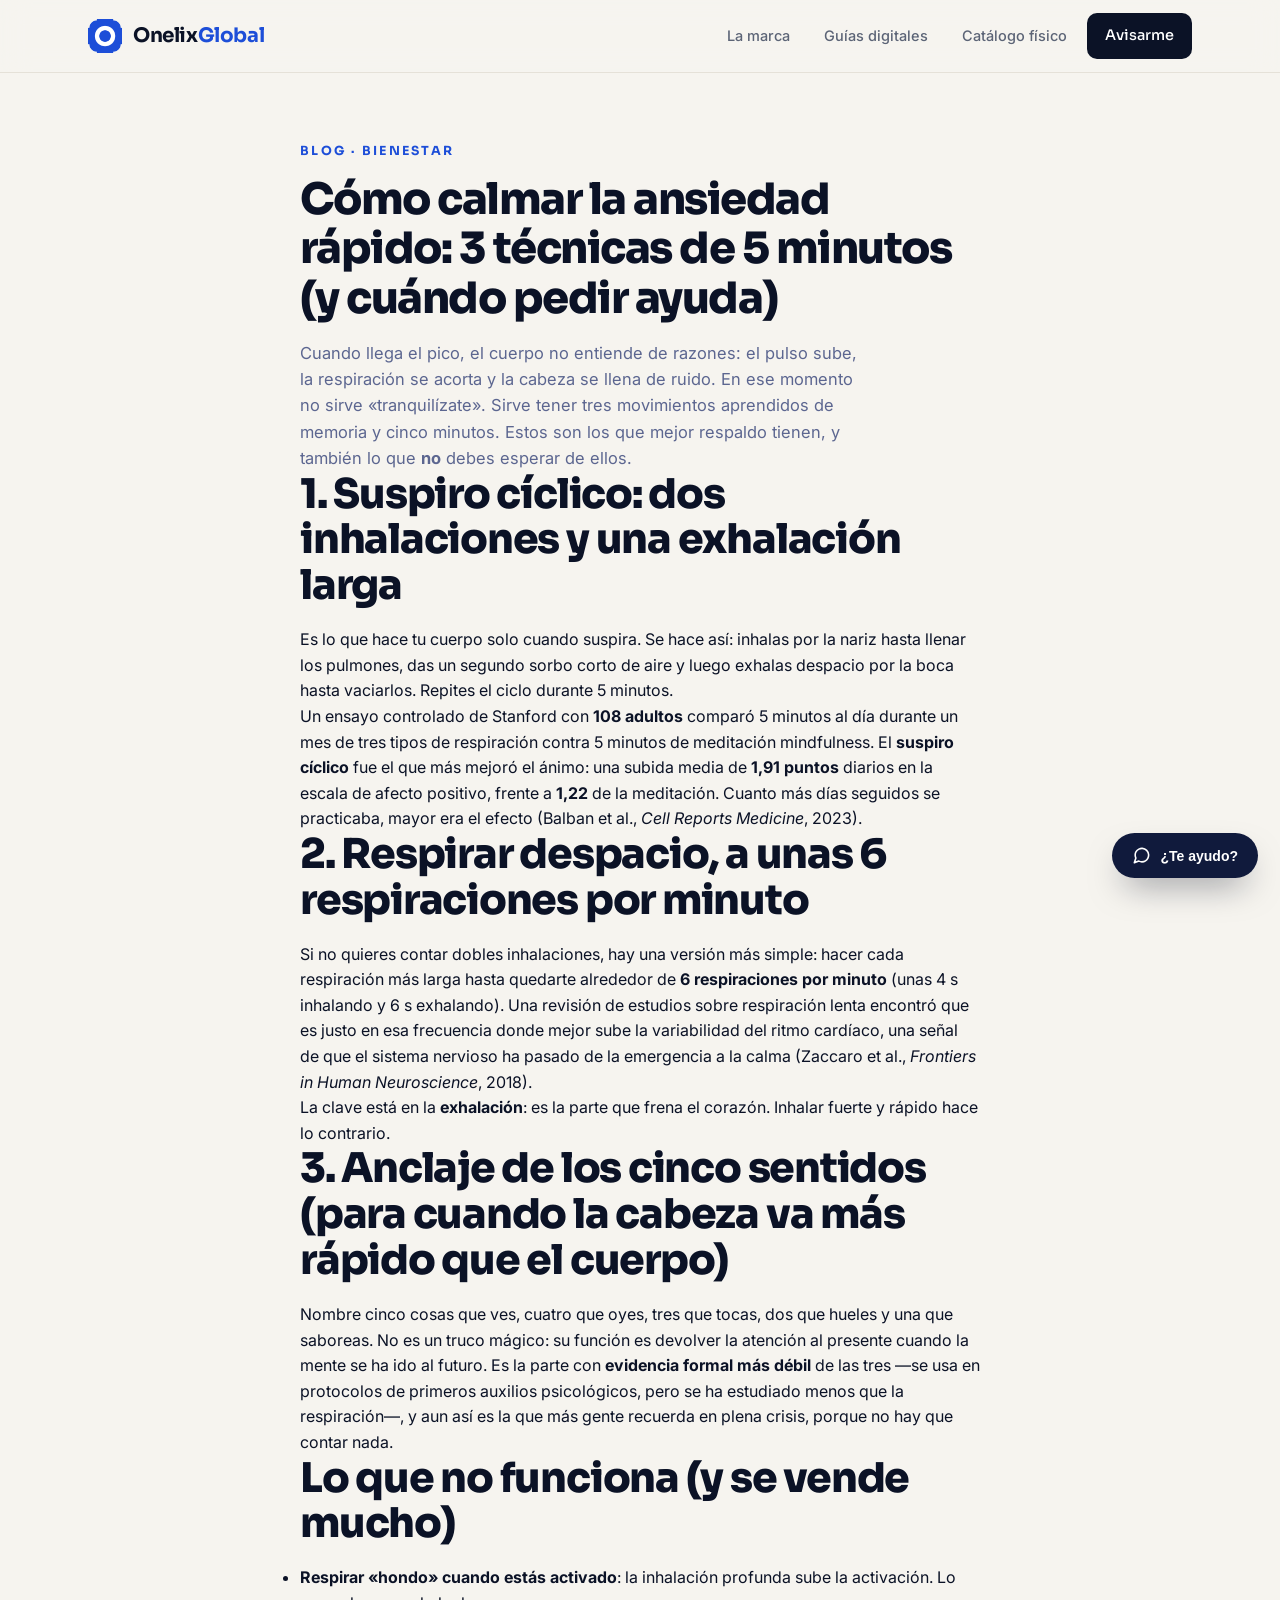
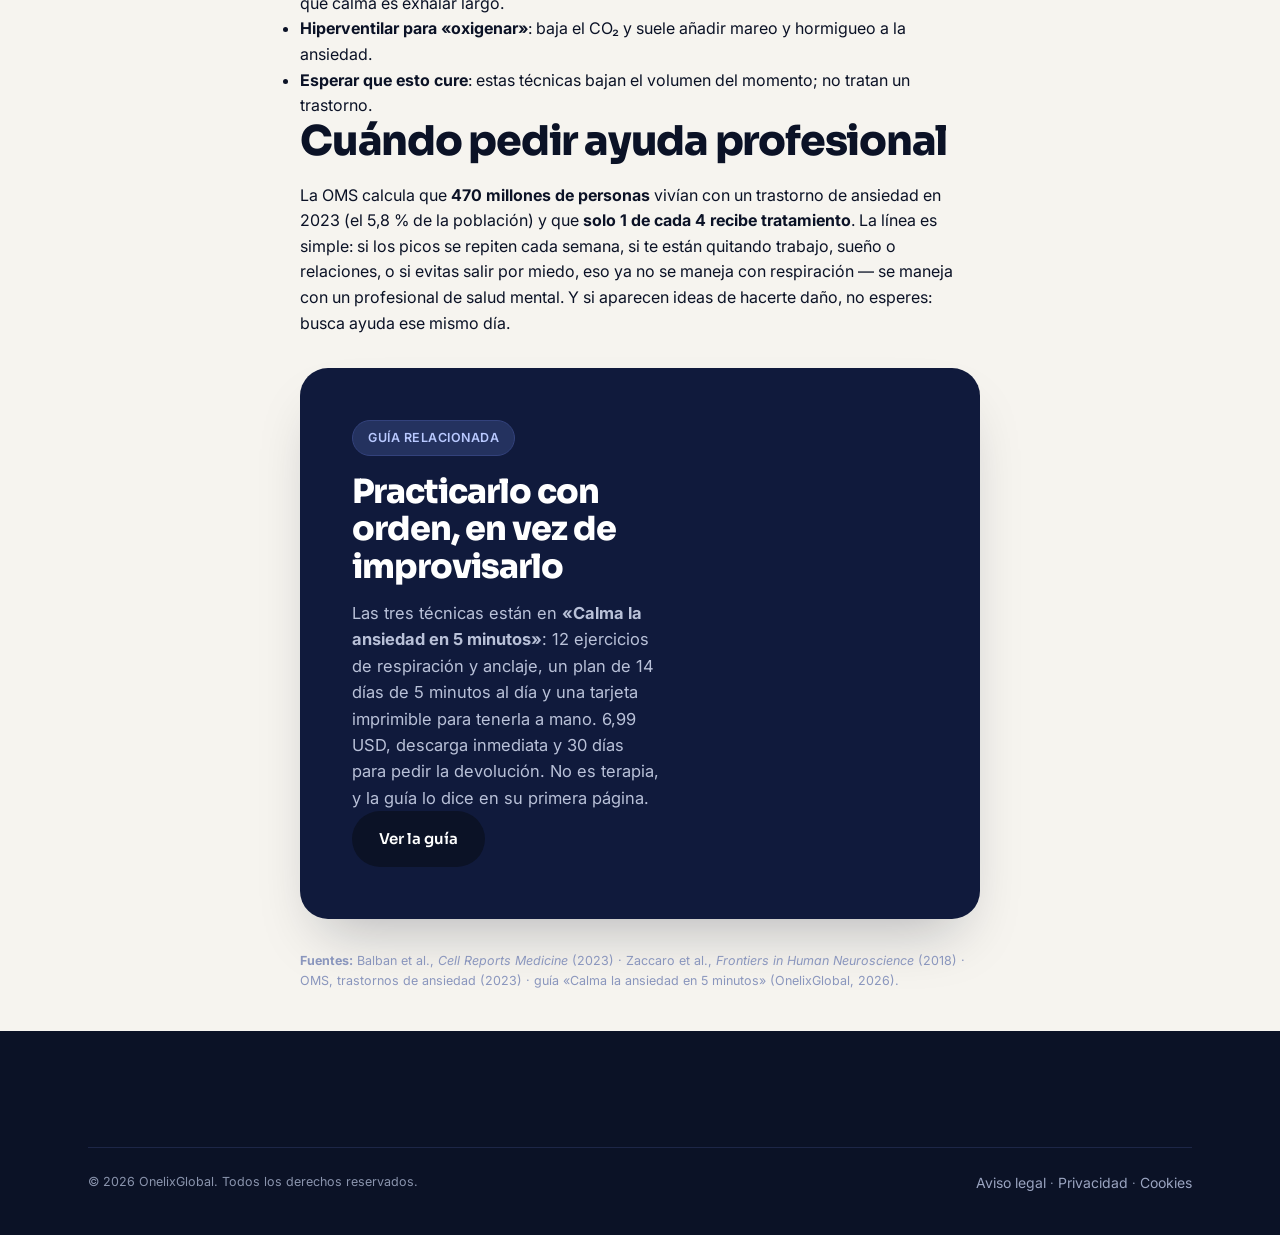
<file: blog/como-calmar-la-ansiedad.html>
<!DOCTYPE html>
<html lang="es">
<head>
<meta charset="utf-8">
<meta name="viewport" content="width=device-width, initial-scale=1">
<title>Cómo calmar la ansiedad rápido: 3 técnicas de 5 minutos (y cuándo pedir ayuda)</title>
<meta name="description" content="Tres técnicas de respiración y anclaje que caben en 5 minutos, con lo que dice la evidencia y las señales de que ha llegado el momento de pedir ayuda profesional.">
<meta name="robots" content="index, follow">
<link rel="canonical" href="https://onelixglobal.com/blog/como-calmar-la-ansiedad.html">
<link rel="icon" href="../logo-onelix.png" type="image/png">

<meta property="og:type" content="article">
<meta property="og:locale" content="es_ES">
<meta property="og:site_name" content="OnelixGlobal">
<meta property="og:title" content="Cómo calmar la ansiedad rápido: 3 técnicas de 5 minutos">
<meta property="og:description" content="Tres técnicas de respiración y anclaje que caben en 5 minutos, con lo que dice la evidencia y cuándo pedir ayuda profesional.">
<meta property="og:image" content="https://onelixglobal.com/img/digital/calma_ansiedad_5_minutos.png">
<meta property="og:url" content="https://onelixglobal.com/blog/como-calmar-la-ansiedad.html">
<meta name="twitter:card" content="summary_large_image">

<link rel="preconnect" href="https://fonts.googleapis.com">
<link rel="preconnect" href="https://fonts.gstatic.com" crossorigin>
<link href="https://fonts.googleapis.com/css2?family=Sora:wght@400;600;700;800&family=Inter:wght@400;500;600&family=Lora:ital@1&display=swap" rel="stylesheet">
<link rel="stylesheet" href="../styles.css">

<script type="application/ld+json">
{
  "@context": "https://schema.org",
  "@type": "BlogPosting",
  "headline": "Cómo calmar la ansiedad rápido: 3 técnicas de 5 minutos (y cuándo pedir ayuda)",
  "description": "Tres técnicas de respiración y anclaje que caben en 5 minutos, con lo que dice la evidencia y cuándo pedir ayuda profesional.",
  "image": "https://onelixglobal.com/img/digital/calma_ansiedad_5_minutos.png",
  "datePublished": "2026-10-13",
  "author": { "@type": "Organization", "name": "OnelixGlobal" },
  "publisher": { "@type": "Organization", "name": "OnelixGlobal", "logo": { "@type": "ImageObject", "url": "https://onelixglobal.com/logo-onelix.png" } }
}
</script>
<script data-goatcounter="https://onelixglobal.goatcounter.com/count" data-goatcounter-path="/blog/como-calmar-la-ansiedad" async src="//gc.zgo.at/count.js"></script>
</head>
<body>
<header>
  <div class="wrap nav">
    <a class="brand" href="../index.html"><img src="../logo-onelix.png" alt=""><span>Onelix<em>Global</em></span></a>
    <nav class="nav-links">
      <a href="../index.html#marca">La marca</a>
      <a href="../index.html#digital">Guías digitales</a>
      <a href="../index.html#fisico">Catálogo físico</a>
      <a class="nav-cta" href="../index.html#aviso">Avisarme</a>
    </nav>
  </div>
</header>

<article class="wrap" style="max-width:720px;padding:64px 20px 40px">
  <span class="kicker">Blog · Bienestar</span>
  <h1 style="font-size:clamp(1.9rem,4vw,2.7rem);line-height:1.15;margin:12px 0 16px">Cómo calmar la ansiedad rápido: 3 técnicas de 5 minutos (y cuándo pedir ayuda)</h1>
  <p class="bajada" style="color:#5c6690">Cuando llega el pico, el cuerpo no entiende de razones: el pulso sube, la respiración se acorta y la cabeza se llena de ruido. En ese momento no sirve «tranquilízate». Sirve tener tres movimientos aprendidos de memoria y cinco minutos. Estos son los que mejor respaldo tienen, y también lo que <strong>no</strong> debes esperar de ellos.</p>

  <h2>1. Suspiro cíclico: dos inhalaciones y una exhalación larga</h2>
  <p>Es lo que hace tu cuerpo solo cuando suspira. Se hace así: inhalas por la nariz hasta llenar los pulmones, das un segundo sorbo corto de aire y luego exhalas despacio por la boca hasta vaciarlos. Repites el ciclo durante 5 minutos.</p>
  <p>Un ensayo controlado de Stanford con <strong>108 adultos</strong> comparó 5 minutos al día durante un mes de tres tipos de respiración contra 5 minutos de meditación mindfulness. El <strong>suspiro cíclico</strong> fue el que más mejoró el ánimo: una subida media de <strong>1,91 puntos</strong> diarios en la escala de afecto positivo, frente a <strong>1,22</strong> de la meditación. Cuanto más días seguidos se practicaba, mayor era el efecto (Balban et al., <em>Cell Reports Medicine</em>, 2023).</p>

  <h2>2. Respirar despacio, a unas 6 respiraciones por minuto</h2>
  <p>Si no quieres contar dobles inhalaciones, hay una versión más simple: hacer cada respiración más larga hasta quedarte alrededor de <strong>6 respiraciones por minuto</strong> (unas 4 s inhalando y 6 s exhalando). Una revisión de estudios sobre respiración lenta encontró que es justo en esa frecuencia donde mejor sube la variabilidad del ritmo cardíaco, una señal de que el sistema nervioso ha pasado de la emergencia a la calma (Zaccaro et al., <em>Frontiers in Human Neuroscience</em>, 2018).</p>
  <p>La clave está en la <strong>exhalación</strong>: es la parte que frena el corazón. Inhalar fuerte y rápido hace lo contrario.</p>

  <h2>3. Anclaje de los cinco sentidos (para cuando la cabeza va más rápido que el cuerpo)</h2>
  <p>Nombre cinco cosas que ves, cuatro que oyes, tres que tocas, dos que hueles y una que saboreas. No es un truco mágico: su función es devolver la atención al presente cuando la mente se ha ido al futuro. Es la parte con <strong>evidencia formal más débil</strong> de las tres —se usa en protocolos de primeros auxilios psicológicos, pero se ha estudiado menos que la respiración—, y aun así es la que más gente recuerda en plena crisis, porque no hay que contar nada.</p>

  <h2>Lo que no funciona (y se vende mucho)</h2>
  <ul>
    <li><strong>Respirar «hondo» cuando estás activado</strong>: la inhalación profunda sube la activación. Lo que calma es exhalar largo.</li>
    <li><strong>Hiperventilar para «oxigenar»</strong>: baja el CO₂ y suele añadir mareo y hormigueo a la ansiedad.</li>
    <li><strong>Esperar que esto cure</strong>: estas técnicas bajan el volumen del momento; no tratan un trastorno.</li>
  </ul>

  <h2>Cuándo pedir ayuda profesional</h2>
  <p>La OMS calcula que <strong>470 millones de personas</strong> vivían con un trastorno de ansiedad en 2023 (el 5,8 % de la población) y que <strong>solo 1 de cada 4 recibe tratamiento</strong>. La línea es simple: si los picos se repiten cada semana, si te están quitando trabajo, sueño o relaciones, o si evitas salir por miedo, eso ya no se maneja con respiración — se maneja con un profesional de salud mental. Y si aparecen ideas de hacerte daño, no esperes: busca ayuda ese mismo día.</p>

  <div class="aviso-catalogo" style="margin:32px 0">
    <div>
      <span class="badge-wait">Guía relacionada</span>
      <h2 style="margin-top:18px">Practicarlo con orden, en vez de improvisarlo</h2>
      <p class="bajada">Las tres técnicas están en <strong>«Calma la ansiedad en 5 minutos»</strong>: 12 ejercicios de respiración y anclaje, un plan de 14 días de 5 minutos al día y una tarjeta imprimible para tenerla a mano. 6,99 USD, descarga inmediata y 30 días para pedir la devolución. No es terapia, y la guía lo dice en su primera página.</p>
      <div class="hero-ctas">
        <a class="btn btn-solid" href="https://onelixglobal.gumroad.com/l/xbgjhy" target="_blank" rel="noopener">Ver la guía</a>
      </div>
    </div>
  </div>

  <p class="hint-form" style="margin-top:24px"><strong>Fuentes:</strong> Balban et al., <em>Cell Reports Medicine</em> (2023) · Zaccaro et al., <em>Frontiers in Human Neuroscience</em> (2018) · OMS, trastornos de ansiedad (2023) · guía «Calma la ansiedad en 5 minutos» (OnelixGlobal, 2026).</p>
</article>

<footer>
  <div class="wrap">
    <div class="foot-bottom">
      <span>© 2026 OnelixGlobal. Todos los derechos reservados.</span>
      <span><a href="../aviso-legal.html">Aviso legal</a> · <a href="../privacidad.html">Privacidad</a> · <a href="../cookies.html">Cookies</a></span>
    </div>
  </div>
</footer>

<script src="../asistente.js"></script>
</body>
</html>
</file>
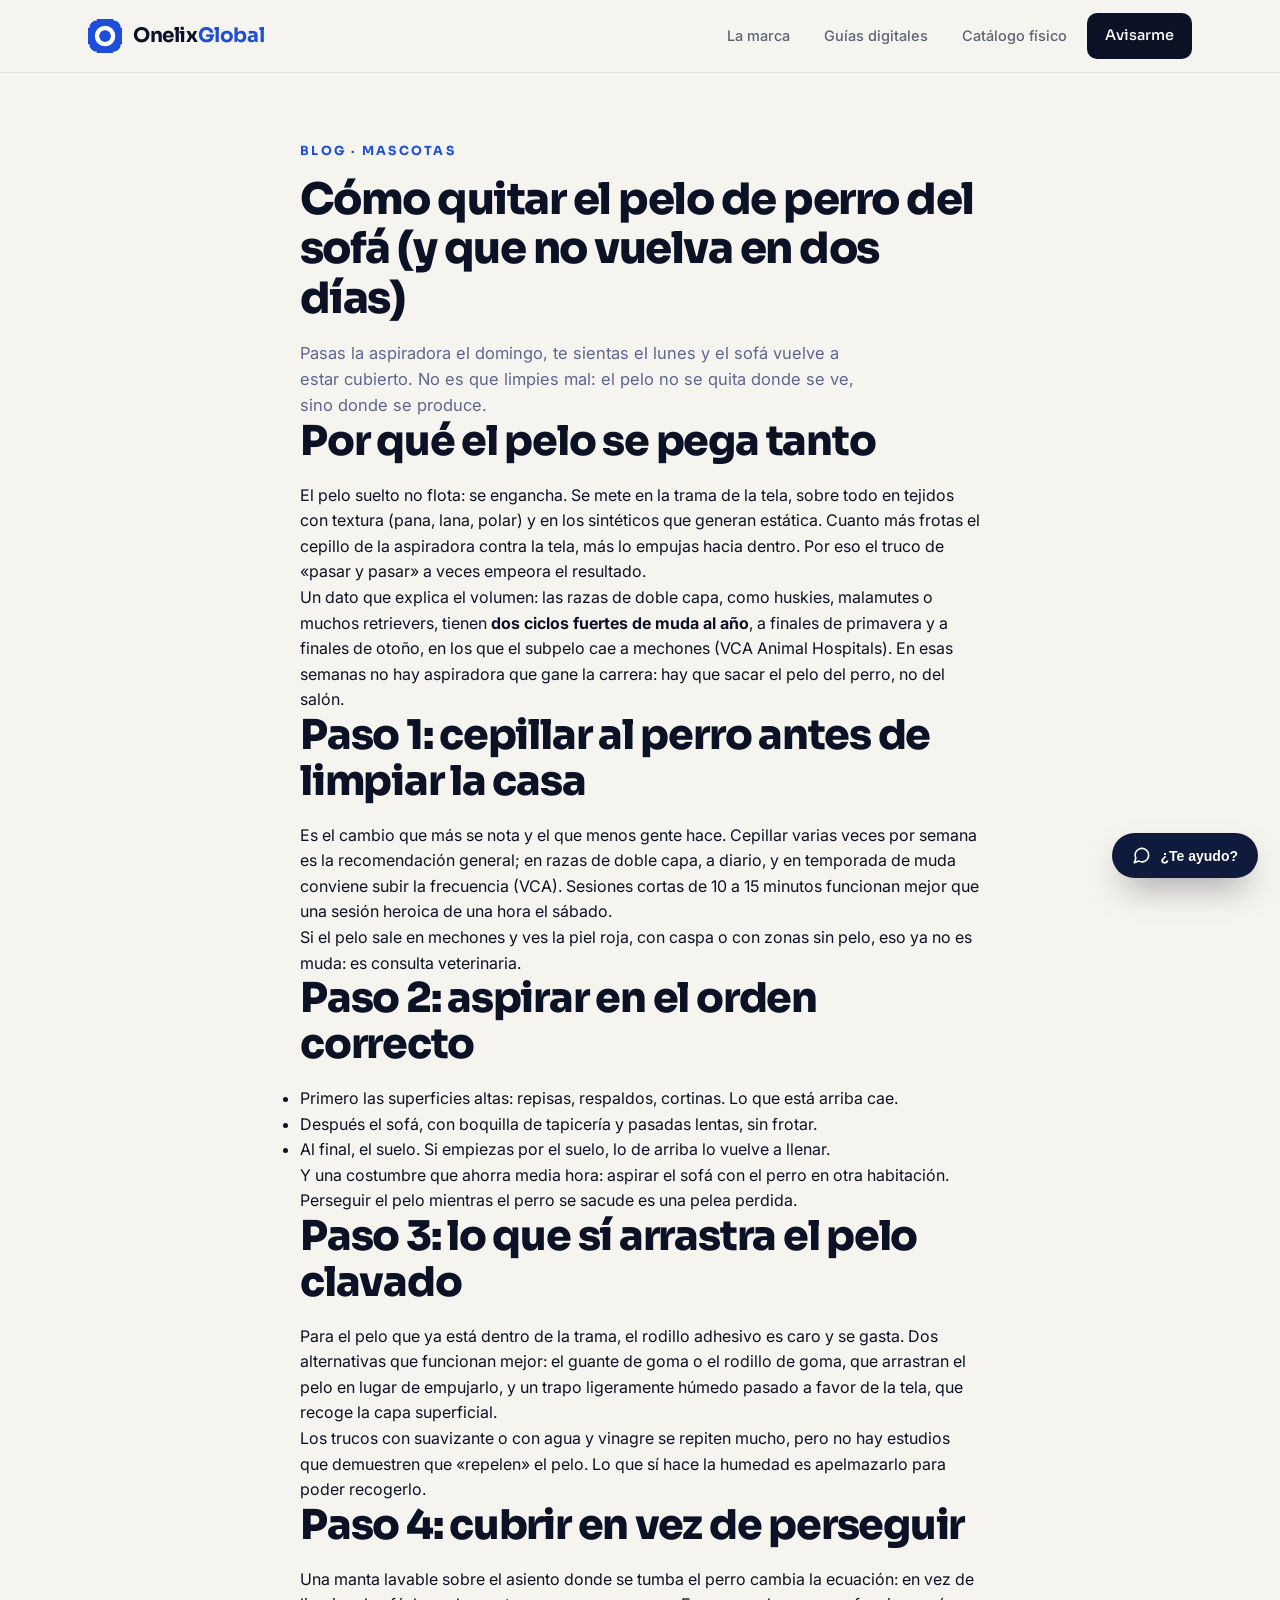
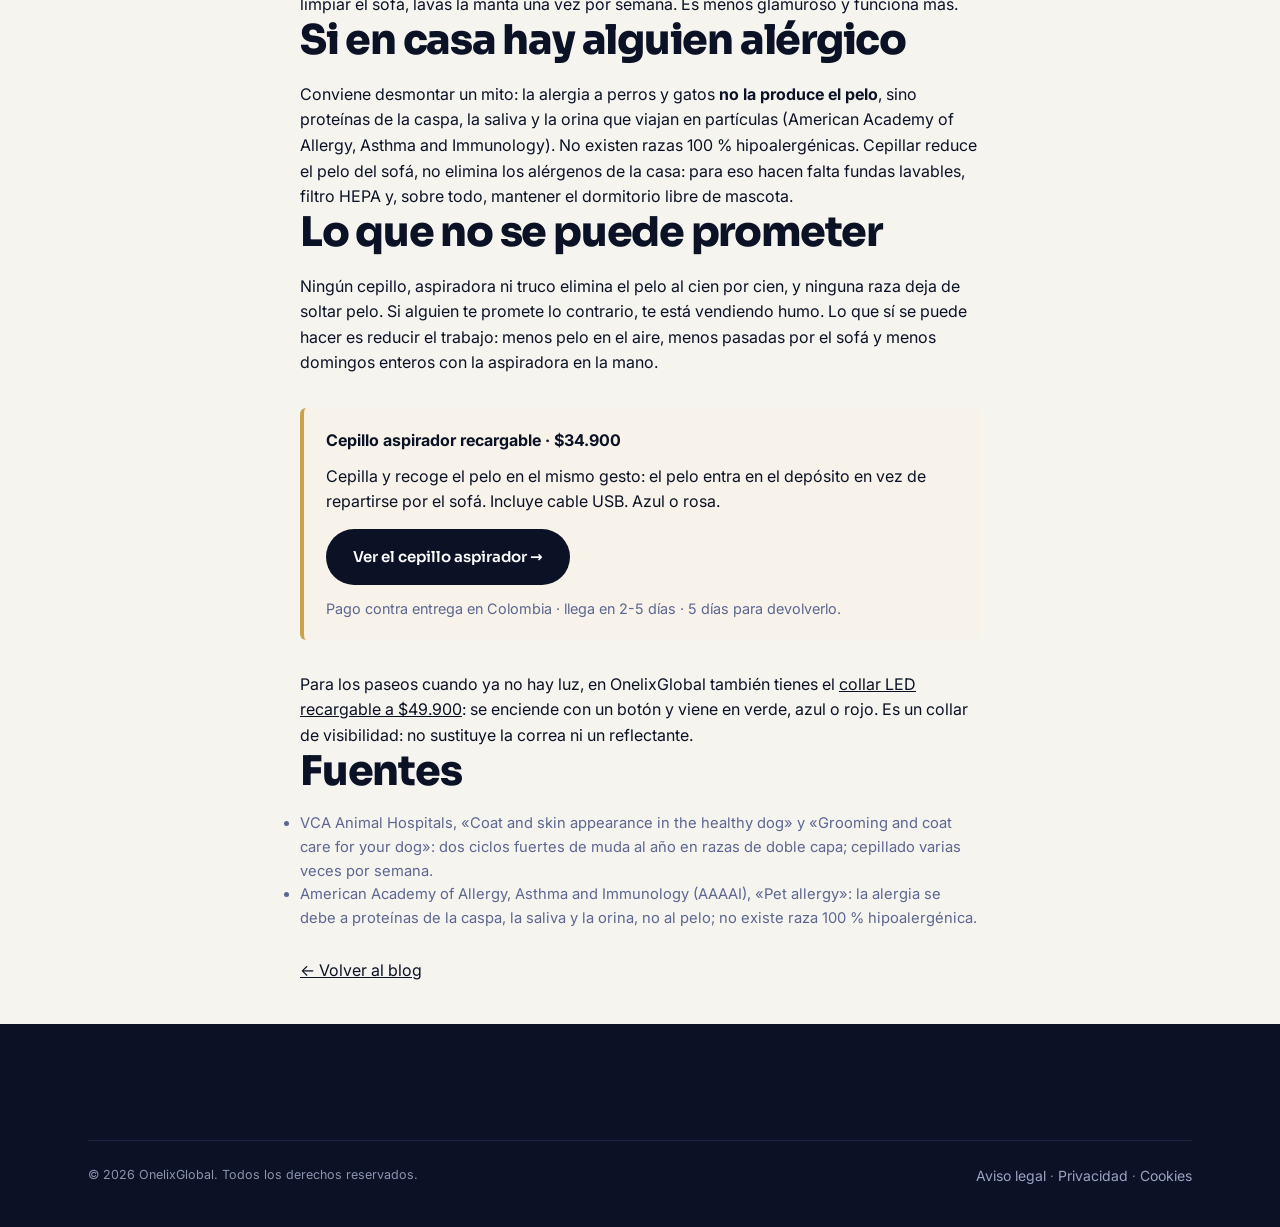
<file: blog/como-quitar-el-pelo-de-perro-del-sofa.html>
<!DOCTYPE html>
<html lang="es">
<head>
<meta charset="utf-8">
<meta name="viewport" content="width=device-width, initial-scale=1">
<title>Cómo quitar el pelo de perro del sofá (y que no vuelva en dos días)</title>
<meta name="description" content="Por qué el pelo se clava en la tela, el orden correcto para limpiar, qué arrastra el pelo de verdad y por qué ninguna raza deja de soltar pelo. Con fuentes (VCA y AAAAI).">
<meta name="robots" content="index, follow">
<link rel="canonical" href="https://onelixglobal.com/blog/como-quitar-el-pelo-de-perro-del-sofa.html">
<link rel="icon" href="../logo-onelix.png" type="image/png">

<meta property="og:type" content="article">
<meta property="og:locale" content="es_ES">
<meta property="og:site_name" content="OnelixGlobal">
<meta property="og:title" content="Cómo quitar el pelo de perro del sofá (y que no vuelva en dos días)">
<meta property="og:description" content="Por qué el pelo se clava en la tela, el orden correcto para limpiar, qué arrastra el pelo de verdad y por qué ninguna raza deja de soltar pelo.">
<meta property="og:image" content="https://onelixglobal.com/img/productos/cepillo_aspirador.jpg">
<meta property="og:url" content="https://onelixglobal.com/blog/como-quitar-el-pelo-de-perro-del-sofa.html">
<meta name="twitter:card" content="summary_large_image">

<link rel="preconnect" href="https://fonts.googleapis.com">
<link rel="preconnect" href="https://fonts.gstatic.com" crossorigin>
<link href="https://fonts.googleapis.com/css2?family=Sora:wght@400;600;700;800&family=Inter:wght@400;500;600&family=Lora:ital@1&display=swap" rel="stylesheet">
<link rel="stylesheet" href="../styles.css">

<script type="application/ld+json">
{
  "@context": "https://schema.org",
  "@type": "BlogPosting",
  "headline": "Cómo quitar el pelo de perro del sofá (y que no vuelva en dos días)",
  "description": "Por qué el pelo se clava en la tela, el orden correcto para limpiar, qué arrastra el pelo de verdad y por qué ninguna raza deja de soltar pelo.",
  "image": "https://onelixglobal.com/img/productos/cepillo_aspirador.jpg",
  "datePublished": "2026-11-24",
  "author": { "@type": "Organization", "name": "OnelixGlobal" },
  "publisher": { "@type": "Organization", "name": "OnelixGlobal", "logo": { "@type": "ImageObject", "url": "https://onelixglobal.com/logo-onelix.png" } }
}
</script>
<script data-goatcounter="https://onelixglobal.goatcounter.com/count" data-goatcounter-path="/blog/como-quitar-el-pelo-de-perro-del-sofa" async src="//gc.zgo.at/count.js"></script>
</head>
<body>
<header>
  <div class="wrap nav">
    <a class="brand" href="../index.html"><img src="../logo-onelix.png" alt=""><span>Onelix<em>Global</em></span></a>
    <nav class="nav-links">
      <a href="../index.html#marca">La marca</a>
      <a href="../index.html#digital">Guías digitales</a>
      <a href="../index.html#fisico">Catálogo físico</a>
      <a class="nav-cta" href="../index.html#aviso">Avisarme</a>
    </nav>
  </div>
</header>

<article class="wrap" style="max-width:720px;padding:64px 20px 40px">
  <span class="kicker">Blog · Mascotas</span>
  <h1 style="font-size:clamp(1.9rem,4vw,2.7rem);line-height:1.15;margin:12px 0 16px">Cómo quitar el pelo de perro del sofá (y que no vuelva en dos días)</h1>
  <p class="bajada" style="color:#5c6690">Pasas la aspiradora el domingo, te sientas el lunes y el sofá vuelve a estar cubierto. No es que limpies mal: el pelo no se quita donde se ve, sino donde se produce.</p>

  <h2>Por qué el pelo se pega tanto</h2>
  <p>El pelo suelto no flota: se engancha. Se mete en la trama de la tela, sobre todo en tejidos con textura (pana, lana, polar) y en los sintéticos que generan estática. Cuanto más frotas el cepillo de la aspiradora contra la tela, más lo empujas hacia dentro. Por eso el truco de «pasar y pasar» a veces empeora el resultado.</p>
  <p>Un dato que explica el volumen: las razas de doble capa, como huskies, malamutes o muchos retrievers, tienen <strong>dos ciclos fuertes de muda al año</strong>, a finales de primavera y a finales de otoño, en los que el subpelo cae a mechones (VCA Animal Hospitals). En esas semanas no hay aspiradora que gane la carrera: hay que sacar el pelo del perro, no del salón.</p>

  <h2>Paso 1: cepillar al perro antes de limpiar la casa</h2>
  <p>Es el cambio que más se nota y el que menos gente hace. Cepillar varias veces por semana es la recomendación general; en razas de doble capa, a diario, y en temporada de muda conviene subir la frecuencia (VCA). Sesiones cortas de 10 a 15 minutos funcionan mejor que una sesión heroica de una hora el sábado.</p>
  <p>Si el pelo sale en mechones y ves la piel roja, con caspa o con zonas sin pelo, eso ya no es muda: es consulta veterinaria.</p>

  <h2>Paso 2: aspirar en el orden correcto</h2>
  <ul>
    <li>Primero las superficies altas: repisas, respaldos, cortinas. Lo que está arriba cae.</li>
    <li>Después el sofá, con boquilla de tapicería y pasadas lentas, sin frotar.</li>
    <li>Al final, el suelo. Si empiezas por el suelo, lo de arriba lo vuelve a llenar.</li>
  </ul>
  <p>Y una costumbre que ahorra media hora: aspirar el sofá con el perro en otra habitación. Perseguir el pelo mientras el perro se sacude es una pelea perdida.</p>

  <h2>Paso 3: lo que sí arrastra el pelo clavado</h2>
  <p>Para el pelo que ya está dentro de la trama, el rodillo adhesivo es caro y se gasta. Dos alternativas que funcionan mejor: el guante de goma o el rodillo de goma, que arrastran el pelo en lugar de empujarlo, y un trapo ligeramente húmedo pasado a favor de la tela, que recoge la capa superficial.</p>
  <p>Los trucos con suavizante o con agua y vinagre se repiten mucho, pero no hay estudios que demuestren que «repelen» el pelo. Lo que sí hace la humedad es apelmazarlo para poder recogerlo.</p>

  <h2>Paso 4: cubrir en vez de perseguir</h2>
  <p>Una manta lavable sobre el asiento donde se tumba el perro cambia la ecuación: en vez de limpiar el sofá, lavas la manta una vez por semana. Es menos glamuroso y funciona más.</p>

  <h2>Si en casa hay alguien alérgico</h2>
  <p>Conviene desmontar un mito: la alergia a perros y gatos <strong>no la produce el pelo</strong>, sino proteínas de la caspa, la saliva y la orina que viajan en partículas (American Academy of Allergy, Asthma and Immunology). No existen razas 100 % hipoalergénicas. Cepillar reduce el pelo del sofá, no elimina los alérgenos de la casa: para eso hacen falta fundas lavables, filtro HEPA y, sobre todo, mantener el dormitorio libre de mascota.</p>

  <h2>Lo que no se puede prometer</h2>
  <p>Ningún cepillo, aspiradora ni truco elimina el pelo al cien por cien, y ninguna raza deja de soltar pelo. Si alguien te promete lo contrario, te está vendiendo humo. Lo que sí se puede hacer es reducir el trabajo: menos pelo en el aire, menos pasadas por el sofá y menos domingos enteros con la aspiradora en la mano.</p>

  <div style="background:#F7F3EA;border-left:4px solid #C9A24A;padding:20px 22px;margin:32px 0;border-radius:6px">
    <p style="margin:0 0 10px"><strong>Cepillo aspirador recargable · $34.900</strong></p>
    <p style="margin:0 0 14px">Cepilla y recoge el pelo en el mismo gesto: el pelo entra en el depósito en vez de repartirse por el sofá. Incluye cable USB. Azul o rosa.</p>
    <p style="margin:0"><a class="btn btn-solid" href="https://tienda.onelixglobal.com/productos/cepillo-aspirador-mascotas/" target="_blank" rel="noopener">Ver el cepillo aspirador →</a></p>
    <p style="margin:12px 0 0;font-size:.9rem;color:#5c6690">Pago contra entrega en Colombia · llega en 2-5 días · 5 días para devolverlo.</p>
  </div>

  <p>Para los paseos cuando ya no hay luz, en OnelixGlobal también tienes el <a href="https://tienda.onelixglobal.com/productos/collar-led-mascotas/" target="_blank" rel="noopener">collar LED recargable a $49.900</a>: se enciende con un botón y viene en verde, azul o rojo. Es un collar de visibilidad: no sustituye la correa ni un reflectante.</p>

  <h2>Fuentes</h2>
  <ul style="font-size:.92rem;color:#5c6690">
    <li>VCA Animal Hospitals, «Coat and skin appearance in the healthy dog» y «Grooming and coat care for your dog»: dos ciclos fuertes de muda al año en razas de doble capa; cepillado varias veces por semana.</li>
    <li>American Academy of Allergy, Asthma and Immunology (AAAAI), «Pet allergy»: la alergia se debe a proteínas de la caspa, la saliva y la orina, no al pelo; no existe raza 100 % hipoalergénica.</li>
  </ul>

  <p style="margin-top:28px"><a href="index.html">← Volver al blog</a></p>
</article>

<footer>
  <div class="wrap">
    <div class="foot-bottom">
      <span>© 2026 OnelixGlobal. Todos los derechos reservados.</span>
      <span><a href="../aviso-legal.html">Aviso legal</a> · <a href="../privacidad.html">Privacidad</a> · <a href="../cookies.html">Cookies</a></span>
    </div>
  </div>
</footer>

<script src="../asistente.js"></script>
</body>
</html>
</file>
<file: styles.css>
/* ---------- tokens ---------- */
  :root{
    --ink:#0b1226;          /* azul tinta principal */
    --navy:#101a3c;
    --navy-2:#16224d;
    --blue:#1d4ed8;
    --paper:#f6f4ef;        /* fondo cálido */
    --card:#ffffff;
    --line:#e5e1d8;
    --muted:#5c6476;
    --gold:#b98a2f;
    --green:#15803d;
    --sora:'Sora',system-ui,sans-serif;
    --inter:'Inter',system-ui,sans-serif;
    --serif:'Lora',Georgia,serif;
    --r-lg:26px; --r-md:16px; --r-sm:10px;
    --shadow-lg:0 30px 60px -22px rgba(11,18,38,.28);
    --shadow-sm:0 10px 28px -14px rgba(11,18,38,.18);
  }
  *{margin:0;padding:0;box-sizing:border-box}
  html{scroll-behavior:smooth}
  body{font-family:var(--inter);background:var(--paper);color:var(--ink);line-height:1.6;-webkit-font-smoothing:antialiased}
  .wrap{max-width:1160px;margin:0 auto;padding:0 28px}
  a{color:inherit}
  ::selection{background:var(--blue);color:#fff}

  /* ---------- nav ---------- */
  header{position:sticky;top:0;z-index:50;background:rgba(246,244,239,.82);backdrop-filter:blur(14px);border-bottom:1px solid var(--line)}
  .nav{display:flex;align-items:center;justify-content:space-between;height:72px}
  .brand{display:flex;align-items:center;gap:11px;font-family:var(--sora);font-weight:700;font-size:20px;letter-spacing:-.02em;text-decoration:none}
  .brand img{width:34px;height:34px;border-radius:9px}
  .brand em{font-style:normal;color:var(--blue)}
  .nav-links{display:flex;align-items:center;gap:6px}
  .nav-links a{font-size:14.5px;font-weight:500;color:var(--muted);text-decoration:none;padding:9px 14px;border-radius:var(--r-sm);transition:.18s}
  .nav-links a:hover{color:var(--ink);background:#ebe8e0}
  .nav-cta{font-family:var(--sora);font-weight:600;font-size:14px;background:var(--ink);color:#fff!important;padding:11px 18px!important;border-radius:999px}
  .nav-cta:hover{background:var(--blue)}
  @media(max-width:840px){.nav-links a:not(.nav-cta):not(.nav-social){display:none}}
  @media(max-width:520px){.nav-links .nav-social{display:none}.nav-cta{padding:9px 13px!important;font-size:13px}}
  .nav-social{display:flex;align-items:center;justify-content:center;width:36px;height:36px;padding:0!important;border-radius:50%;color:var(--ink)!important}
  .nav-social:hover{background:#ebe8e0}
  .nav-social svg{width:17px;height:17px}
  .social-row{display:flex;gap:10px;margin-top:16px}
  .social-row a{display:flex;align-items:center;justify-content:center;width:38px;height:38px;border-radius:50%;background:#1d2647;color:#fff}
  .social-row a:hover{background:var(--blue)}
  .social-row svg{width:17px;height:17px}

  /* ---------- hero ---------- */
  .hero{padding:84px 0 90px;position:relative;overflow:hidden}
  .hero::before{content:"";position:absolute;inset:auto -12% -46% 32%;height:560px;background:radial-gradient(closest-side,rgba(29,78,216,.12),transparent)}
  .hero-grid{display:grid;grid-template-columns:1.06fr .94fr;gap:64px;align-items:center;position:relative}
  .eyebrow{display:inline-flex;align-items:center;gap:9px;font-size:12.5px;font-weight:600;letter-spacing:.14em;text-transform:uppercase;color:var(--blue);background:#e8edfb;border:1px solid #d4ddf6;padding:7px 14px;border-radius:999px;margin-bottom:26px}
  .eyebrow .dot{width:7px;height:7px;border-radius:50%;background:var(--green);box-shadow:0 0 0 3px rgba(21,128,61,.18)}
  h1{font-family:var(--sora);font-weight:800;font-size:clamp(36px,5vw,60px);line-height:1.05;letter-spacing:-.035em;margin-bottom:24px}
  h1 .accent{color:var(--blue)}
  h1 .line2{display:block}
  .lead{font-size:clamp(16px,1.4vw,19px);color:var(--muted);max-width:520px;margin-bottom:34px}
  .lead strong{color:var(--ink);font-weight:600}
  .hero-ctas{display:flex;gap:14px;flex-wrap:wrap;align-items:center}
  .btn{display:inline-flex;align-items:center;gap:10px;font-family:var(--sora);font-weight:600;font-size:15px;text-decoration:none;padding:15px 26px;border-radius:999px;transition:.2s;border:1.5px solid transparent}
  .btn-solid{background:var(--ink);color:#fff}
  .btn-solid:hover{background:var(--blue);transform:translateY(-1px)}
  .btn-ghost{border-color:#cfc9bc;color:var(--ink);background:transparent}
  .btn-ghost:hover{border-color:var(--ink);background:#fff}
  .btn-sm{padding:11px 20px;font-size:13.5px}
  .hero-note{margin-top:26px;font-size:13.5px;color:var(--muted);display:flex;gap:8px;align-items:center}
  .hero-note svg{width:15px;height:15px;stroke:var(--green)}

  /* tarjeta "nuestras líneas" en el hero (composición, sin fotos externas) */
  .stage{position:relative;min-height:430px}
  .stage .orb{position:absolute;border-radius:50%;filter:blur(2px)}
  .orb.a{width:220px;height:220px;top:-30px;right:6%;background:linear-gradient(135deg,#dbe6ff,#bcd0fb)}
  .orb.b{width:150px;height:150px;bottom:6%;left:-4%;background:linear-gradient(135deg,#ece4d2,#d9cfb8)}
  .pcard{position:relative;background:var(--card);border-radius:30px;padding:26px 24px;box-shadow:var(--shadow-lg);border:1px solid #f0ede6;transform:rotate(-1.2deg);max-width:400px;margin-left:auto}
  .pcard-tags{display:flex;gap:8px;margin-bottom:16px}
  .pill{font-size:11.5px;font-weight:600;padding:5px 11px;border-radius:999px;letter-spacing:.02em}
  .pill.blue{background:#e8edfb;color:var(--blue)}
  .pill.green{background:#e5f4ea;color:var(--green)}
  .pcard h3{font-family:var(--sora);font-size:19px;font-weight:700;letter-spacing:-.01em;margin-bottom:6px}
  .linea-mini{display:flex;align-items:center;gap:13px;padding:15px 0;border-top:1px solid var(--line)}
  .linea-mini:first-of-type{border-top:none;padding-top:6px}
  .linea-mini-ic{width:40px;height:40px;border-radius:11px;background:#eef1fb;display:flex;align-items:center;justify-content:center;font-size:18px;flex:none}
  .linea-mini strong{font-family:var(--sora);font-size:14.5px;display:block}
  .linea-mini .sub{font-size:12px;color:var(--muted)}
  .linea-mini .pill{margin-left:auto;white-space:nowrap}
  .float{position:absolute;background:#fff;border-radius:14px;box-shadow:var(--shadow-sm);padding:10px 15px;font-size:12.5px;font-weight:600;display:flex;align-items:center;gap:9px;border:1px solid #f0ede6;font-family:var(--sora)}
  .float i{width:9px;height:9px;border-radius:50%;background:var(--green);box-shadow:0 0 0 4px rgba(21,128,61,.16)}
  .f1{top:26px;left:-6%}
  .f2{bottom:64px;right:-8%}
  @media(max-width:960px){.hero-grid{grid-template-columns:1fr;gap:54px}.stage{margin-top:8px}.pcard{margin:0 auto}.f1{left:2%}.f2{right:2%}}
  @media(prefers-reduced-motion:no-preference){
    .float{animation:flotar 5.5s ease-in-out infinite}
    .f2{animation-delay:2.6s}
    .pcard{transition:transform .5s cubic-bezier(.2,.8,.2,1)}
  }
  @keyframes flotar{0%,100%{transform:translateY(0)}50%{transform:translateY(-9px)}}

  /* ---------- secciones ---------- */
  section{padding:78px 0}
  .kicker{font-family:var(--sora);font-size:12.5px;font-weight:700;letter-spacing:.18em;text-transform:uppercase;color:var(--blue);margin-bottom:16px}
  h2{font-family:var(--sora);font-weight:800;letter-spacing:-.03em;font-size:clamp(27px,3.2vw,42px);line-height:1.12;margin-bottom:18px}
  .bajada{color:var(--muted);font-size:16.5px;max-width:560px}

  /* declaración editorial: qué es la marca */
  .declaracion{background:var(--ink);color:#eef1fa}
  .declaracion .wrap{display:grid;grid-template-columns:1fr 1fr;gap:70px;align-items:center}
  .declaracion .kicker{color:#8fb0ff}
  .declaracion h2{color:#fff}
  .declaracion .bajada{color:#b9c1d8}
  .pull{font-family:var(--serif);font-style:italic;font-size:clamp(20px,2vw,27px);line-height:1.5;color:#dfe6ff;border-left:2px solid var(--blue);padding-left:26px}
  @media(max-width:900px){.declaracion .wrap{grid-template-columns:1fr;gap:34px}}

  /* cómo funciona: numerado editorial */
  .pasos{display:grid;grid-template-columns:repeat(3,1fr);gap:0;margin-top:52px;border-top:1px solid var(--line)}
  .paso{border-left:1px solid var(--line);padding:30px 30px 6px}
  .paso:first-child{border-left:0;padding-left:0}
  .paso .num{font-family:var(--sora);font-weight:800;font-size:15px;color:var(--blue);letter-spacing:.08em}
  .paso h3{font-family:var(--sora);font-weight:700;font-size:19px;letter-spacing:-.01em;margin:14px 0 9px}
  .paso p{color:var(--muted);font-size:14.5px}
  @media(max-width:860px){.pasos{grid-template-columns:1fr}.paso,.paso:first-child{border-left:0;border-top:1px solid var(--line);padding:26px 0}.paso:first-child{border-top:0}}

  /* NUESTRAS LÍNEAS — el hub de formas de ganar dinero */
  .lineas-grid{display:grid;grid-template-columns:1fr 1fr;gap:30px;margin-top:48px}
  .linea-card{background:var(--card);border:1px solid var(--line);border-radius:var(--r-lg);padding:34px;box-shadow:var(--shadow-sm);display:flex;flex-direction:column;scroll-margin-top:90px;transition:.25s}
  .linea-card:hover{transform:translateY(-4px);box-shadow:var(--shadow-lg);border-color:#d8d2c4}
  .lc-top{display:flex;align-items:center;gap:13px;margin-bottom:16px}
  .lc-ic{width:46px;height:46px;border-radius:13px;background:#eef1fb;display:flex;align-items:center;justify-content:center;font-size:22px;flex:none}
  .linea-card h3{font-family:var(--sora);font-size:21px;font-weight:700;letter-spacing:-.02em}
  .linea-card .sub{color:var(--muted);font-size:13px}
  .linea-card .lc-media{border-radius:16px;overflow:hidden;height:180px;margin-bottom:18px;background:linear-gradient(150deg,#eef2fc 0%,#dde6fb 55%,#c9d7f8 100%);display:flex;align-items:center;justify-content:center}
  .linea-card .lc-media img{width:100%;height:100%;object-fit:cover}
  .linea-card .lc-media svg{width:74px;height:74px;opacity:.9;stroke:var(--blue)}
  .linea-card p.desc{color:var(--muted);font-size:14.5px;margin-bottom:22px}
  .linea-card .lc-foot{margin-top:auto;display:flex;align-items:center;justify-content:space-between;gap:14px;flex-wrap:wrap;padding-top:8px;border-top:1px solid var(--line)}
  .precio2{font-family:var(--sora);font-weight:800;font-size:19px}
  .precio2 small{font-weight:500;font-size:12px;color:var(--muted)}
  @media(max-width:860px){.lineas-grid{grid-template-columns:1fr}}
  .linea-card-h{flex-direction:row;align-items:stretch;gap:24px;padding:24px}
  .linea-card-h .lc-h-media{width:120px;flex:none;border-radius:14px;overflow:hidden}
  .linea-card-h .lc-h-media img{width:100%;height:100%;object-fit:cover;display:block}
  .linea-card-h .lc-h-body{display:flex;flex-direction:column;flex:1;min-width:0}
  .linea-card-h .lc-top{margin-bottom:8px}
  .linea-card-h p.desc{margin-bottom:16px}
  @media(max-width:560px){.linea-card-h{flex-direction:column}.linea-card-h .lc-h-media{width:100%;height:150px}}

  /* PRODUCTO FÍSICO — sección destacada (prioridad actual del negocio) */
  .feature{background:var(--card);border:1px solid var(--line);border-radius:var(--r-lg);padding:44px;box-shadow:var(--shadow-sm);margin-top:44px}
  .feature-grid{display:grid;grid-template-columns:.9fr 1.1fr;gap:48px;align-items:center}
  .feature-visual{background:linear-gradient(150deg,#eef2fc 0%,#dde6fb 55%,#c9d7f8 100%);border-radius:22px;padding:36px;display:flex;flex-direction:column;align-items:center;justify-content:center;text-align:center;min-height:260px}
  .feature-visual .fv-price{font-family:var(--sora);font-weight:800;font-size:28px}
  .feature-visual .fv-price small{font-weight:500;font-size:13px;color:var(--muted);display:block;margin-top:2px}
  .fv-chips{display:flex;gap:14px;margin-bottom:24px}
  .fv-chip{display:flex;flex-direction:column;align-items:center;gap:9px;background:#fff;border-radius:16px;padding:18px 22px;box-shadow:var(--shadow-sm);font-family:var(--sora);font-size:12.5px;font-weight:700;color:var(--ink)}
  .fv-chip svg{width:26px;height:26px;stroke:var(--blue)}
  .benefits{list-style:none;margin:20px 0 26px}
  .benefits li{display:flex;gap:11px;align-items:flex-start;padding:8px 0;font-size:14.5px;color:var(--ink)}
  .benefits li svg{flex:none;width:18px;height:18px;stroke:var(--green);margin-top:2px}
  .trust-mini{display:grid;grid-template-columns:repeat(2,1fr);gap:12px;margin:22px 0 28px}
  .trust-mini div{display:flex;gap:10px;align-items:center;font-size:13px;color:var(--muted);background:var(--paper);border:1px solid var(--line);border-radius:12px;padding:10px 13px}
  .trust-mini svg{flex:none;width:17px;height:17px;stroke:var(--blue)}
  @media(max-width:900px){.feature{padding:30px}.feature-grid{grid-template-columns:1fr;gap:30px}.trust-mini{grid-template-columns:1fr}}

  /* confianza / valores banda clara */
  .confianza{background:var(--card);border-top:1px solid var(--line);border-bottom:1px solid var(--line)}
  .confianza .grid{display:grid;grid-template-columns:repeat(4,1fr);gap:34px;margin-top:44px}
  .conf-item{display:flex;gap:16px;align-items:flex-start}
  .conf-item .ic{flex:none;width:42px;height:42px;border-radius:12px;background:#eef1fb;display:flex;align-items:center;justify-content:center;color:var(--blue)}
  .conf-item .ic svg{width:21px;height:21px}
  .conf-item h4{font-family:var(--sora);font-size:15.5px;font-weight:700;margin-bottom:4px}
  .conf-item p{font-size:13.5px;color:var(--muted)}
  @media(max-width:900px){.confianza .grid{grid-template-columns:repeat(2,1fr)}}
  @media(max-width:560px){.confianza .grid{grid-template-columns:1fr}}

  /* aviso / lista de espera */
  .aviso-catalogo{display:grid;grid-template-columns:1.4fr 1fr;gap:44px;align-items:center;background:var(--navy);border-radius:28px;padding:52px;color:#fff;box-shadow:var(--shadow-lg)}
  .aviso-catalogo h2{color:#fff;margin-bottom:14px;font-size:clamp(24px,2.6vw,34px)}
  .aviso-catalogo .bajada{color:#b9c1d8}
  .hint-form{font-size:12.5px;color:#8a96bd;margin-top:12px}
  .badge-wait{display:inline-flex;align-items:center;gap:8px;background:#24325f;border:1px solid #33427c;border-radius:999px;padding:7px 15px;font-size:12.5px;font-weight:600;letter-spacing:.04em;text-transform:uppercase;color:#b9c9ff}
  @media(max-width:860px){.aviso-catalogo{grid-template-columns:1fr;padding:36px 28px}}

  /* banda "contenido real" — enlaza con la estrategia de TikTok/IG orgánico */
  .contenido{background:var(--paper);border-top:1px solid var(--line);border-bottom:1px solid var(--line);padding:46px 0}
  .contenido .wrap{display:flex;align-items:center;justify-content:space-between;gap:24px;flex-wrap:wrap}
  .contenido p{font-size:15px;color:var(--muted);max-width:520px}
  .contenido p strong{color:var(--ink)}
  .contenido .social-row a{background:var(--ink)}

  /* footer */
  footer{background:var(--ink);color:#8a94ad;padding:64px 0 40px;margin-top:0}
  .foot-grid{display:grid;grid-template-columns:1.6fr repeat(4,1fr);gap:32px}
  footer .brand{color:#fff;margin-bottom:16px}
  footer p{font-size:13.5px;line-height:1.7;max-width:300px}
  footer h5{font-family:var(--sora);color:#fff;font-size:13px;letter-spacing:.1em;text-transform:uppercase;margin-bottom:16px}
  footer ul{list-style:none}
  footer li{margin-bottom:10px}
  footer a{text-decoration:none;font-size:14px;color:#9aa4c0}
  footer a:hover{color:#fff}
  .foot-bottom{margin-top:52px;padding-top:24px;border-top:1px solid #1d2647;display:flex;justify-content:space-between;gap:18px;flex-wrap:wrap;font-size:12.5px}
  @media(max-width:900px){.foot-grid{grid-template-columns:1fr 1fr}}
  @media(max-width:560px){.foot-grid{grid-template-columns:1fr}}

  /* preguntas frecuentes */
  .faq{max-width:760px;margin-top:44px}
  .faq-item{border-bottom:1px solid var(--line);padding:22px 0}
  .faq-item summary{cursor:pointer;list-style:none;display:flex;justify-content:space-between;align-items:center;gap:20px;font-family:var(--sora);font-weight:700;font-size:16.5px;letter-spacing:-.01em}
  .faq-item summary::-webkit-details-marker{display:none}
  .faq-item summary .plus{flex:none;width:26px;height:26px;border-radius:50%;border:1.5px solid var(--line);display:flex;align-items:center;justify-content:center;font-size:16px;color:var(--blue);transition:.2s}
  .faq-item[open] summary .plus{transform:rotate(45deg);background:var(--ink);color:#fff;border-color:var(--ink)}
  .faq-item p{color:var(--muted);font-size:14.5px;margin-top:14px;max-width:640px}

  /* aparición suave al hacer scroll */
  .reveal{opacity:0;transform:translateY(18px);transition:opacity .6s ease,transform .6s ease}
  .reveal.on{opacity:1;transform:none}
  @media(prefers-reduced-motion:reduce){.reveal{opacity:1;transform:none;transition:none}}

  /* ---------- páginas legales ---------- */
  .legal{padding:64px 0 90px}
  .legal .kicker{margin-bottom:10px}
  .legal h1{font-family:var(--sora);font-weight:800;letter-spacing:-.03em;font-size:clamp(28px,3.6vw,42px);margin-bottom:10px}
  .legal .updated{color:var(--muted);font-size:13.5px;margin-bottom:40px}
  .legal h2{font-family:var(--sora);font-weight:700;font-size:20px;letter-spacing:-.01em;margin:38px 0 12px}
  .legal h2:first-of-type{margin-top:0}
  .legal p{color:var(--ink);font-size:15px;line-height:1.75;margin-bottom:14px;max-width:760px}
  .legal p.muted{color:var(--muted)}
  .legal ul{margin:0 0 16px 22px;max-width:760px}
  .legal li{color:var(--ink);font-size:15px;line-height:1.75;margin-bottom:8px}
  .legal a{color:var(--blue);text-decoration:underline}
  .legal .fill{background:#fff3d6;border:1px solid #f0d998;border-radius:6px;padding:1px 7px;font-weight:600;color:#8a6a12}
  .legal table{border-collapse:collapse;margin:10px 0 20px;max-width:760px;width:100%}
  .legal table th,.legal table td{border:1px solid var(--line);padding:10px 12px;font-size:14px;text-align:left;vertical-align:top}
  .legal table th{background:var(--paper);font-family:var(--sora);font-weight:700}

  /* ---------- banner y modal de cookies ---------- */
  .cookie-banner{position:fixed;left:0;right:0;bottom:0;z-index:200;background:var(--ink);color:#dfe3f0;padding:20px 0;box-shadow:0 -12px 30px -10px rgba(11,18,38,.35);transform:translateY(110%);transition:transform .35s ease}
  .cookie-banner.show{transform:translateY(0)}
  .cookie-banner-inner{max-width:1160px;margin:0 auto;padding:0 28px;display:flex;align-items:center;justify-content:space-between;gap:24px;flex-wrap:wrap}
  .cookie-banner-inner p{font-size:13.5px;line-height:1.6;color:#c3c9de;max-width:640px;margin:0}
  .cookie-banner-inner p a{color:#9db4ff;text-decoration:underline}
  .cookie-banner-actions{display:flex;gap:10px;flex-wrap:wrap}
  .cookie-banner .btn-ghost{color:#eef1fa;border-color:#3a4576}
  .cookie-banner .btn-ghost:hover{border-color:#fff;background:rgba(255,255,255,.06)}

/* ---------- botón flotante de WhatsApp ---------- */
.wa-float{position:fixed;right:22px;bottom:22px;z-index:150;display:inline-flex;align-items:center;gap:9px;
  background:var(--navy);color:#fff;font-family:var(--inter);font-size:14px;font-weight:600;
  padding:13px 20px;border-radius:999px;text-decoration:none;box-shadow:0 16px 34px -12px rgba(11,18,38,.5);
  transition:transform .2s ease, background .2s ease, box-shadow .2s ease}
.wa-float:hover{background:#182457;transform:translateY(-2px);box-shadow:0 20px 40px -12px rgba(11,18,38,.55)}
.wa-float svg{width:19px;height:19px;flex:none}
.wa-float span{white-space:nowrap}

/* ---------- asistente virtual ---------- */
.asis{position:fixed;right:22px;bottom:22px;z-index:150;font-family:var(--inter);transition:bottom .25s ease}
.asis-lanzador{display:inline-flex;align-items:center;gap:9px;background:var(--navy);color:#fff;font-size:14px;
  font-weight:600;padding:13px 20px;border-radius:999px;border:0;cursor:pointer;box-shadow:0 16px 34px -12px rgba(11,18,38,.5);
  transition:transform .2s ease,background .2s ease}
.asis-lanzador:hover{background:#182457;transform:translateY(-2px)}
.asis-lanzador svg{width:19px;height:19px;flex:none}
.asis-panel{position:absolute;right:0;bottom:calc(100% + 14px);width:min(370px,calc(100vw - 32px));
  display:flex;flex-direction:column;padding:0;background:#fff;border:1px solid var(--line);
  border-radius:var(--r-lg);box-shadow:var(--shadow-lg);overflow:hidden}
.asis .asis-panel[hidden]{display:none}   /* el display:flex anulaba el atributo hidden */
.asis-cabecera{flex:0 0 auto;display:flex;align-items:flex-start;justify-content:space-between;gap:12px;background:var(--navy);color:#fff;padding:14px 16px}
.asis-cabecera strong{display:block;font-family:var(--sora);font-size:14.5px}
.asis-horario{display:block;font-size:11.5px;color:#b9c1d8;margin-top:3px}
.asis-cerrar{background:none;border:0;color:#fff;font-size:24px;line-height:1;cursor:pointer;padding:0 4px}
.asis-mensajes{flex:1 1 auto;min-height:52px;padding:16px;overflow-y:auto;display:flex;flex-direction:column;gap:10px}
.asis-msg{font-size:14px;line-height:1.6;border-radius:14px;padding:11px 14px;max-width:92%}
.asis-bot{background:var(--paper);color:var(--ink);border-bottom-left-radius:4px}
.asis-yo{background:var(--navy);color:#fff;align-self:flex-end;border-bottom-right-radius:4px;font-weight:600}
.asis-msg a{color:var(--blue)}
.asis-acciones{display:flex;flex-direction:column;gap:8px;margin-top:2px}
.asis-acciones-fila{display:flex;flex-direction:column;gap:8px}
.asis-boton{font-family:var(--inter);font-size:13.5px;font-weight:500;text-align:left;color:var(--navy);background:#fff;
  border:1px solid #cfd7e6;border-radius:999px;padding:10px 15px;cursor:pointer;text-decoration:none;
  transition:background .15s ease,border-color .15s ease}
.asis-boton:hover{background:#f2f5fb;border-color:var(--navy)}
.asis-boton-link{display:block;text-align:center;background:var(--navy);color:#fff;border-color:var(--navy);font-weight:600}
.asis-pie{flex:0 0 auto;border-top:1px solid var(--line);padding:11px 16px;background:#fbfaf7}
.asis-wa{display:flex;align-items:center;justify-content:center;gap:8px;font-size:13.5px;font-weight:600;color:#fff;
  background:#1f8a4c;border-radius:999px;padding:10px 14px;text-decoration:none}
.asis-wa:hover{background:#197040}
.asis-wa svg{width:17px;height:17px;flex:none}
@media (max-width:600px){.asis{right:14px;bottom:14px}.asis-lanzador{padding:12px 16px;font-size:13.5px}}
@media print{.asis{display:none}}

/* ---------- confirmación de la lista de espera ---------- */
.signup-ok{background:rgba(255,255,255,.07);border:1px solid #33427c;border-radius:var(--r-md);
  padding:20px 24px;color:#eef1fa;font-size:15px;line-height:1.65;max-width:520px}
.signup-ok strong{color:#fff;display:block;margin-bottom:4px;font-family:var(--sora)}
.signup-ok a{color:#9db4ff}
@media (max-width:600px){.wa-float{right:14px;bottom:14px;padding:12px 16px;font-size:13.5px}}
@media print{.wa-float{display:none}}

  .cookie-modal{position:fixed;inset:0;z-index:210;background:rgba(11,18,38,.55);display:none;align-items:center;justify-content:center;padding:20px}
  .cookie-modal.show{display:flex}
  .cookie-modal-box{background:var(--card);border-radius:var(--r-lg);padding:32px;max-width:460px;width:100%;box-shadow:var(--shadow-lg)}
  .cookie-modal-box h3{font-family:var(--sora);font-weight:700;font-size:19px;margin-bottom:18px}
  .cookie-cat{display:flex;align-items:flex-start;justify-content:space-between;gap:16px;padding:14px 0;border-top:1px solid var(--line)}
  .cookie-cat:first-of-type{border-top:none}
  .cookie-cat strong{font-family:var(--sora);font-size:14px}
  .cookie-cat p{color:var(--muted);font-size:12.5px;margin:3px 0 0}
  .cookie-cat input[type=checkbox]{width:20px;height:20px;flex:none;margin-top:2px}
  .cookie-modal-actions{display:flex;gap:10px;margin-top:22px;flex-wrap:wrap}

  /* ---------- formulario con casilla de consentimiento ---------- */
  .signup-form{margin-top:18px}
  .signup-row{display:flex;gap:10px;flex-wrap:wrap;margin-bottom:14px}
  .signup-row input[type=email],.signup-row input[type=text]{flex:1;min-width:200px;padding:13px 16px;border-radius:999px;border:1.5px solid var(--line);font-family:var(--inter);font-size:14.5px;background:#fff;color:var(--ink)}
  .signup-row input[type=email]:focus,.signup-row input[type=text]:focus{outline:2px solid var(--blue);outline-offset:1px}
  .signup-consent{display:flex;align-items:flex-start;gap:10px;margin-bottom:16px}
  .signup-consent input[type=checkbox]{width:19px;height:19px;flex:none;margin-top:2px}
  .signup-consent label{font-size:12.5px;color:var(--muted);line-height:1.6}
  .signup-consent a{color:var(--blue);text-decoration:underline}
  .signup-note{font-size:12px;color:var(--muted);margin-top:10px}
  .signup-ok{display:none;font-size:14px;color:var(--green);font-weight:600}

  /* formulario de suscripción sobre fondo oscuro (sección #aviso) */
  .aviso-catalogo .signup-row input{border-color:transparent}
  .aviso-catalogo .signup-consent label{color:#b9c1d8}
  .aviso-catalogo .signup-consent a{color:#9db4ff}
  .aviso-catalogo .hint-form{margin-top:14px}

/* ---------- catálogo de productos (venta directa desde la web) ---------- */
.productos-grid{display:grid;grid-template-columns:repeat(auto-fill,minmax(200px,1fr));gap:18px;margin-top:34px}
.producto-card{background:var(--card);border:1px solid var(--line);border-radius:var(--r-md);overflow:hidden;text-decoration:none;color:inherit;display:flex;flex-direction:column;transition:transform .18s,box-shadow .18s}
.producto-card:hover{transform:translateY(-3px);box-shadow:var(--shadow-sm)}
.producto-card img{width:100%;height:auto;aspect-ratio:1/1;object-fit:cover;display:block;background:#fff}
.producto-card .pc-body{padding:14px 15px 16px;display:flex;flex-direction:column;gap:5px;flex:1}
.producto-card h3{font-family:var(--sora);font-size:14.5px;font-weight:700;line-height:1.3;color:var(--navy);margin:0}
.producto-card .pc-precio{font-family:var(--sora);font-weight:700;font-size:16px;color:var(--blue)}
.producto-card .pc-reclamo{font-size:13px;color:var(--muted);line-height:1.4;margin:0}
.producto-card .pc-precio small{font-weight:500;font-size:11px;color:var(--muted)}
.producto-card .pc-cta{margin-top:auto;font-family:var(--sora);font-weight:600;font-size:13.5px;color:var(--gold)}
/* ---------- líneas del catálogo: casa/bienestar · mascotas · PDF ---------- */
.lineas-nav{display:flex;gap:10px;flex-wrap:wrap;margin-top:24px}
.lineas-nav a{display:inline-flex;align-items:center;padding:9px 16px;border:1px solid var(--line);border-radius:999px;
  background:#fff;font-family:var(--sora);font-size:13.5px;font-weight:600;color:var(--navy);text-decoration:none;transition:.18s}
.lineas-nav a:hover{border-color:var(--gold);color:var(--ink)}
.bloque{margin-top:44px;scroll-margin-top:96px}
#fisico,#digital,#casa,#mascotas{scroll-margin-top:96px}
.bloque-head{max-width:620px}
.bloque-kicker{display:block;font-family:var(--sora);font-size:11.5px;font-weight:700;letter-spacing:.16em;
  text-transform:uppercase;color:var(--gold);margin-bottom:8px}
.bloque-head h3{font-family:var(--sora);font-weight:800;letter-spacing:-.02em;font-size:clamp(22px,2.2vw,28px);color:var(--navy);margin:0 0 8px}
.bloque-nota{font-size:14.5px;color:var(--muted);margin:0}
.bloque-link{display:inline-block;margin-top:10px;font-family:var(--sora);font-weight:600;font-size:13.5px;color:var(--blue);text-decoration:none;border-bottom:1px solid #c9d6ff}
.bloque-link:hover{color:var(--navy);border-color:var(--gold)}
.bloque .productos-grid{margin-top:22px}
/* los dos bloques del catálogo van en el mismo panel arena */
.bloque-panel{margin-top:26px;background:#F4EFE4;border:1px solid var(--line);border-radius:22px;
  padding:30px 16px 32px;scroll-margin-top:96px}
.bloque-panel .productos-grid{gap:16px}
.bloque-panel .bloque-head{padding:0 10px}
.bloque-panel .bloque-kicker{color:#8a6a1f}
@media(max-width:560px){
  .bloque-panel{padding:20px 10px 22px;border-radius:16px}
  .lineas-nav a{font-size:12.5px;padding:8px 13px}
}
.ver-tienda{margin-top:26px;display:flex;align-items:center;gap:16px;flex-wrap:wrap}
/* móvil: la parrilla se mantiene en dos columnas y con el mismo formato */
@media(max-width:560px){
  .productos-grid{grid-template-columns:repeat(2,minmax(0,1fr));gap:12px}
  .producto-card h3{font-size:13.5px}
  .producto-card .pc-reclamo{font-size:12.5px}
  .producto-card .pc-precio{font-size:15px}
  .producto-card .pc-cta{font-size:12.5px}
  .producto-card .pc-body{padding:12px 12px 14px}
}
.ver-tienda-note{font-size:13.5px;color:var(--muted)}
</file>
